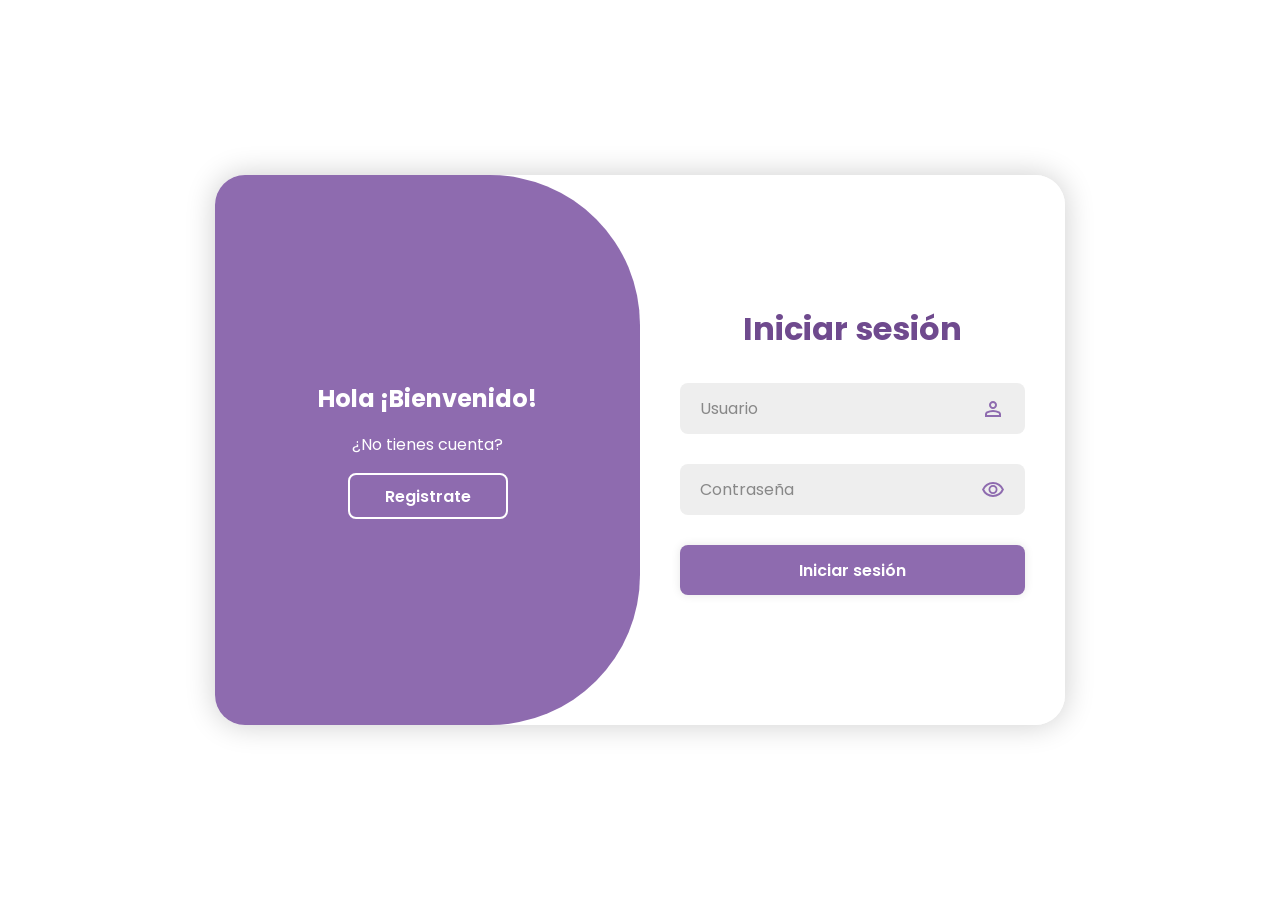
<file: index.html>
<!DOCTYPE html>
<html lang="en">
<head>
    <meta charset="UTF-8">
    <meta name="viewport" content="width=device-width, initial-scale=1.0">
    <title>Iniciar Sesión</title>
    <link rel="shortcut icon" href="img/logo.png" type="image/x-icon">
    <link rel="stylesheet" href="index.css">
</head>
<body>
    <div class="contenedor">
        <div class="div_form login">
            <form action="" class="form">
                <h1 class="titulo_form">Iniciar sesión</h1>
                <div class="dato">
                    <input type="text" name="usuario" class="usuario_inicio" placeholder="Usuario" required>
                    <svg xmlns="http://www.w3.org/2000/svg" height="24px" viewBox="0 -960 960 960" width="24px" fill="#000000"><path d="M367-527q-47-47-47-113t47-113q47-47 113-47t113 47q47 47 47 113t-47 113q-47 47-113 47t-113-47ZM160-160v-112q0-34 17.5-62.5T224-378q62-31 126-46.5T480-440q66 0 130 15.5T736-378q29 15 46.5 43.5T800-272v112H160Zm80-80h480v-32q0-11-5.5-20T700-306q-54-27-109-40.5T480-360q-56 0-111 13.5T260-306q-9 5-14.5 14t-5.5 20v32Zm296.5-343.5Q560-607 560-640t-23.5-56.5Q513-720 480-720t-56.5 23.5Q400-673 400-640t23.5 56.5Q447-560 480-560t56.5-23.5ZM480-640Zm0 400Z"/></svg>
                </div>
                <div class="dato">
                    <input type="password" name="pass" class="pass_inicio" placeholder="Contraseña" required>
                    <svg xmlns="http://www.w3.org/2000/svg" height="24px" viewBox="0 -960 960 960" width="24px" fill="#000000"><path d="M607.5-372.5Q660-425 660-500t-52.5-127.5Q555-680 480-680t-127.5 52.5Q300-575 300-500t52.5 127.5Q405-320 480-320t127.5-52.5Zm-204-51Q372-455 372-500t31.5-76.5Q435-608 480-608t76.5 31.5Q588-545 588-500t-31.5 76.5Q525-392 480-392t-76.5-31.5ZM214-281.5Q94-363 40-500q54-137 174-218.5T480-800q146 0 266 81.5T920-500q-54 137-174 218.5T480-200q-146 0-266-81.5ZM480-500Zm207.5 160.5Q782-399 832-500q-50-101-144.5-160.5T480-720q-113 0-207.5 59.5T128-500q50 101 144.5 160.5T480-280q113 0 207.5-59.5Z"/></svg>
                </div>
                <!-- <button type="submit" class="btn btn_inicio">Iniciar sesión</button> -->
                <button class="btn btn_inicio">Iniciar sesión</button>
            </form>
        </div>

        <div class="div_form registro">
            <form action="">
                <h1 class="titulo_form">Registrarse</h1>
                <div class="dato">
                    <input type="text" name="usuario" class="usuario_registro" placeholder="Usuario" required>
                    <svg xmlns="http://www.w3.org/2000/svg" height="24px" viewBox="0 -960 960 960" width="24px" fill="#000000"><path d="M367-527q-47-47-47-113t47-113q47-47 113-47t113 47q47 47 47 113t-47 113q-47 47-113 47t-113-47ZM160-160v-112q0-34 17.5-62.5T224-378q62-31 126-46.5T480-440q66 0 130 15.5T736-378q29 15 46.5 43.5T800-272v112H160Zm80-80h480v-32q0-11-5.5-20T700-306q-54-27-109-40.5T480-360q-56 0-111 13.5T260-306q-9 5-14.5 14t-5.5 20v32Zm296.5-343.5Q560-607 560-640t-23.5-56.5Q513-720 480-720t-56.5 23.5Q400-673 400-640t23.5 56.5Q447-560 480-560t56.5-23.5ZM480-640Zm0 400Z"/></svg>
                </div>
                <div class="dato">
                    <input type="password" name="pass" class="pass_registro" placeholder="Contraseña" required>
                    <svg xmlns="http://www.w3.org/2000/svg" height="24px" viewBox="0 -960 960 960" width="24px" fill="#000000"><path d="M607.5-372.5Q660-425 660-500t-52.5-127.5Q555-680 480-680t-127.5 52.5Q300-575 300-500t52.5 127.5Q405-320 480-320t127.5-52.5Zm-204-51Q372-455 372-500t31.5-76.5Q435-608 480-608t76.5 31.5Q588-545 588-500t-31.5 76.5Q525-392 480-392t-76.5-31.5ZM214-281.5Q94-363 40-500q54-137 174-218.5T480-800q146 0 266 81.5T920-500q-54 137-174 218.5T480-200q-146 0-266-81.5ZM480-500Zm207.5 160.5Q782-399 832-500q-50-101-144.5-160.5T480-720q-113 0-207.5 59.5T128-500q50 101 144.5 160.5T480-280q113 0 207.5-59.5Z"/></svg>
                </div>
                <div class="dato">
                    <div class="sexo">
                        <div class="info_sexo select_sexo">
                            <p>Selecciona un sexo:</p>
                            <svg class="svg_select" xmlns="http://www.w3.org/2000/svg" height="24px" viewBox="0 -960 960 960" width="24px" fill="#000000"><path d="M480-344 240-584l56-56 184 184 184-184 56 56-240 240Z"/></svg>
                        </div>
                        <div class="div_sexos">
                            <p>Selecciona un sexo:</p>
                            <p>Masculino</p>
                            <p>Femenino</p>
                        </div>
                    </div>
                </div>
                <div class="dato">
                    <div class="rol">
                        <div class="info_rol select_rol">
                            <p>Rol:</p>
                            <svg class="svg_select" xmlns="http://www.w3.org/2000/svg" height="24px" viewBox="0 -960 960 960" width="24px" fill="#000000"><path d="M480-344 240-584l56-56 184 184 184-184 56 56-240 240Z"/></svg>
                        </div>
                        <div class="div_roles">
                            <p>Selecciona un rol:</p>
                            <p>Doctor</p>
                            <p>Asistente</p>
                        </div>
                    </div>
                </div>
                <button class="btn btn_registrarse">Registrarse</button>
            </form>
        </div>

        <div class="caja_sesion">
            <div class="caja_panel caja_left">
                <h1>Hola ¡Bienvenido!</h1>
                <p>¿No tienes cuenta?</p>
                <button class="btn btn_registro">Registrate</button>
            </div>

            <div class="caja_panel caja_right">
                <h1>¡Bienvenido de nuevo!</h1>
                <p>¿Ya tienes una cuenta?</p>
                <button class="btn btn_login">Iniciar sesión</button>
            </div>
        </div>
    </div>

    <div class="alerta">
        <div class="div_alerta">
            <svg xmlns="http://www.w3.org/2000/svg" height="24px" viewBox="0 -960 960 960" width="24px" fill="#000000"><path d="M508.5-291.5Q520-303 520-320t-11.5-28.5Q497-360 480-360t-28.5 11.5Q440-337 440-320t11.5 28.5Q463-280 480-280t28.5-11.5ZM440-440h80v-240h-80v240Zm40 360q-83 0-156-31.5T197-197q-54-54-85.5-127T80-480q0-83 31.5-156T197-763q54-54 127-85.5T480-880q83 0 156 31.5T763-763q54 54 85.5 127T880-480q0 83-31.5 156T763-197q-54 54-127 85.5T480-80Zm0-80q134 0 227-93t93-227q0-134-93-227t-227-93q-134 0-227 93t-93 227q0 134 93 227t227 93Zm0-320Z"/></svg>
            <div class="info_alerta">
                <h3>Licencia incorrecta</h3>
                <ul class="mensaje_alerta"></ul>  <!-- Antes era <p> -->
            </div>
        </div>
    </div>

    <script src="index.js"></script>
</body>
</html>
</file>
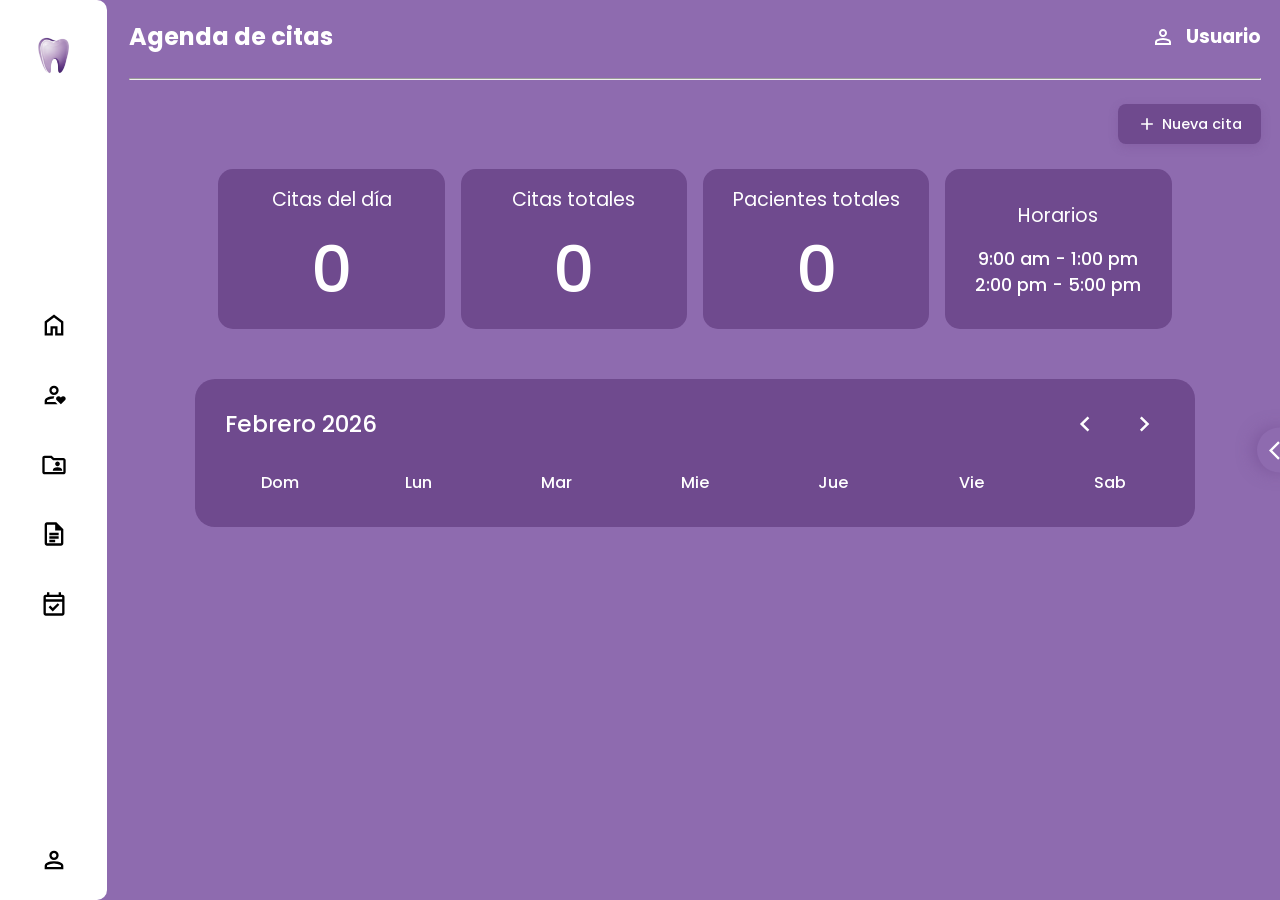
<file: citas.html>
<!DOCTYPE html>
<html lang="en">
<head>
    <meta charset="UTF-8">
    <meta name="viewport" content="width=device-width, initial-scale=1.0">
    <title>Clínica Dental - Citas</title>
    <link rel="shortcut icon" href="img/logo.png" type="image/x-icon">
    <link rel="stylesheet" href="citas.css">
</head>
<body>
    <header>
        <aside class="sidebar">
            <ul class="secciones">
                <li class="seccion no_focus elemento_logo">
                    <img class="logo" src="img/logo.png" alt="Logo">
                    <div class="seccion_info">
                        <p>Empresa</p>
                    </div>
                </li>
                <div class="grupo_menu">
                    <a href="inicio.html">
                        <li class="seccion">
                            <svg class="inicio" xmlns="http://www.w3.org/2000/svg" height="24px" viewBox="0 -960 960 960" width="24px" fill="#000000"><path d="M240-200h120v-240h240v240h120v-360L480-740 240-560v360Zm-80 80v-480l320-240 320 240v480H520v-240h-80v240H160Zm320-350Z"/></svg>
                            <div class="seccion_info">
                                <p>Inicio</p>
                            </div>
                        </li>
                    </a>
                    <a href="gest_pacientes.html">
                        <li class="seccion">
                            <svg class="gest_pacientes" xmlns="http://www.w3.org/2000/svg" height="24px" viewBox="0 -960 960 960" width="24px" fill="#000000"><path d="M480-240Zm-320 80v-112q0-34 17.5-62.5T224-378q62-31 126-46.5T480-440h14q-11 18-16.5 38.5T472-360q-54 1-107.5 14.5T260-306q-9 5-14.5 14t-5.5 20v32h283l80 80H160Zm207-367q-47-47-47-113t47-113q47-47 113-47t113 47q47 47 47 113t-47 113q-47 47-113 47t-113-47Zm169.5-56.5Q560-607 560-640t-23.5-56.5Q513-720 480-720t-56.5 23.5Q400-673 400-640t23.5 56.5Q447-560 480-560t56.5-23.5ZM480-640Zm236 480L576-300q-13-13-18.5-28t-5.5-30q0-32 23-57t59-25q28 0 44 13t38 35q20-20 36.5-34t45.5-14q37 0 59.5 25.5T880-357q0 15-6 30t-18 27L716-160Z"/></svg>
                            <div class="seccion_info">
                                <p>Gestión de pacientes</p>
                            </div>
                        </li>
                    </a>
                    <a href="exp_paciente.html">
                        <li class="seccion">
                            <svg class="exp_paciente" xmlns="http://www.w3.org/2000/svg" height="24px" viewBox="0 -960 960 960" width="24px" fill="#000000"><path d="M440-280h320v-22q0-45-44-71.5T600-400q-72 0-116 26.5T440-302v22Zm216.5-183.5Q680-487 680-520t-23.5-56.5Q633-600 600-600t-56.5 23.5Q520-553 520-520t23.5 56.5Q567-440 600-440t56.5-23.5ZM160-160q-33 0-56.5-23.5T80-240v-480q0-33 23.5-56.5T160-800h240l80 80h320q33 0 56.5 23.5T880-640v400q0 33-23.5 56.5T800-160H160Zm0-80h640v-400H447l-80-80H160v480Zm0 0v-480 480Z"/></svg>
                            <div class="seccion_info">
                                <p>Expediente de pacientes</p>
                            </div>
                        </li>
                    </a>
                    <a href="doc_clinicos.html">
                        <li class="seccion">
                            <svg class="doc_clinicos" xmlns="http://www.w3.org/2000/svg" height="24px" viewBox="0 -960 960 960" width="24px" fill="#000000"><path d="M320-440h320v-80H320v80Zm0 120h320v-80H320v80Zm0 120h200v-80H320v80ZM240-80q-33 0-56.5-23.5T160-160v-640q0-33 23.5-56.5T240-880h320l240 240v480q0 33-23.5 56.5T720-80H240Zm280-520v-200H240v640h480v-440H520ZM240-800v200-200 640-640Z"/></svg>
                            <div class="seccion_info">
                                <p>Documentos clínicos</p>
                            </div>
                        </li>
                    </a>
                    <a href="citas.html">
                        <li class="seccion">
                            <svg class="citas" xmlns="http://www.w3.org/2000/svg" height="24px" viewBox="0 -960 960 960" width="24px" fill="#000000"><path d="M438-226 296-368l58-58 84 84 168-168 58 58-226 226ZM200-80q-33 0-56.5-23.5T120-160v-560q0-33 23.5-56.5T200-800h40v-80h80v80h320v-80h80v80h40q33 0 56.5 23.5T840-720v560q0 33-23.5 56.5T760-80H200Zm0-80h560v-400H200v400Zm0-480h560v-80H200v80Zm0 0v-80 80Z"/></svg>
                            <div class="seccion_info">
                                <p>Citas</p>
                            </div>
                        </li>
                    </a>
                </div>
                <a href="index.html">
                    <li class="seccion avatar">
                        <svg class="gest_usuario" xmlns="http://www.w3.org/2000/svg" height="24px" viewBox="0 -960 960 960" width="24px" fill="#000000"><path d="M367-527q-47-47-47-113t47-113q47-47 113-47t113 47q47 47 47 113t-47 113q-47 47-113 47t-113-47ZM160-160v-112q0-34 17.5-62.5T224-378q62-31 126-46.5T480-440q66 0 130 15.5T736-378q29 15 46.5 43.5T800-272v112H160Zm80-80h480v-32q0-11-5.5-20T700-306q-54-27-109-40.5T480-360q-56 0-111 13.5T260-306q-9 5-14.5 14t-5.5 20v32Zm296.5-343.5Q560-607 560-640t-23.5-56.5Q513-720 480-720t-56.5 23.5Q400-673 400-640t23.5 56.5Q447-560 480-560t56.5-23.5ZM480-640Zm0 400Z"/></svg> 
                        <div class="seccion_info">
                            <h3 class="nombre_usuario"><span class="saludo_sexo"></span> <span class="usuario"></span></h3>
                            <p class="desc usuario_puesto"></p>
                        </div>
                    </li>
                </a>
            </ul>
        </aside>
    </header>

    <main class="contenido">
        <div class="contenido_header">
            <h2>Agenda de citas</h2>
            <div class="div_usuario">
                <svg class="gest_usuario" xmlns="http://www.w3.org/2000/svg" height="24px" viewBox="0 -960 960 960" width="24px" fill="#000000"><path d="M367-527q-47-47-47-113t47-113q47-47 113-47t113 47q47 47 47 113t-47 113q-47 47-113 47t-113-47ZM160-160v-112q0-34 17.5-62.5T224-378q62-31 126-46.5T480-440q66 0 130 15.5T736-378q29 15 46.5 43.5T800-272v112H160Zm80-80h480v-32q0-11-5.5-20T700-306q-54-27-109-40.5T480-360q-56 0-111 13.5T260-306q-9 5-14.5 14t-5.5 20v32Zm296.5-343.5Q560-607 560-640t-23.5-56.5Q513-720 480-720t-56.5 23.5Q400-673 400-640t23.5 56.5Q447-560 480-560t56.5-23.5ZM480-640Zm0 400Z"/></svg> 
                <h3><strong><span class="saludo_sexo"></span> <span class="usuario"></span></strong></h3>
            </div>
        </div>
        <hr>
        <div class="cita_header">
            <!-- <div class="busqueda_cita">
                <svg class="lupa" xmlns="http://www.w3.org/2000/svg" height="24px" viewBox="0 -960 960 960" width="24px" fill="#000000"><path d="M784-120 532-372q-30 24-69 38t-83 14q-109 0-184.5-75.5T120-580q0-109 75.5-184.5T380-840q109 0 184.5 75.5T640-580q0 44-14 83t-38 69l252 252-56 56ZM380-400q75 0 127.5-52.5T560-580q0-75-52.5-127.5T380-760q-75 0-127.5 52.5T200-580q0 75 52.5 127.5T380-400Z"/></svg>
                <input type="text" class="input_busqueda" placeholder="Buscar cita...">
            </div> -->
            <div class="interac_cita">
                <button class="btn_nueva_cita"><svg xmlns="http://www.w3.org/2000/svg" height="24px" viewBox="0 -960 960 960" width="24px" fill="#000000"><path d="M440-440H200v-80h240v-240h80v240h240v80H520v240h-80v-240Z"/></svg> 
                    Nueva cita</button>
            </div>
        </div>
        <br>
        <div class="panel">
            <div class="panel_item citas_dia">
                <p>Citas del día</p>
                <span>0</span>
            </div>
            <div class="panel_item citas_totales">
                <p>Citas totales</p>
                <span>0</span>
            </div>
            <div class="panel_item pacientes_totales">
                <p>Pacientes totales</p>
                <span>0</span>
            </div>
            <div class="panel_item horarios">
                <p>Horarios</p>
                <div class="div_horarios">
                    <span>9:00 am - 1:00 pm</span>
                    <span>2:00 pm - 5:00 pm</span>
                </div>
            </div>
        </div>

        <br><br>
        
        <div class="contenedor_calendario">
            <div class="div_calendario">
                <header>
                    <p class="mes">Febrero 2026</p>
                    <div class="iconos">
                        <svg id="left" class="icono left" xmlns="http://www.w3.org/2000/svg" height="24px" viewBox="0 -960 960 960" width="24px" fill="#000000"><path d="M560-240 320-480l240-240 56 56-184 184 184 184-56 56Z"/></svg>
                        <svg id="right" class="icono right" xmlns="http://www.w3.org/2000/svg" height="24px" viewBox="0 -960 960 960" width="24px" fill="#000000"><path d="M504-480 320-664l56-56 240 240-240 240-56-56 184-184Z"/></svg>
                    </div>
                </header>

                <div class="calendario">
                    <ul class="semanas">
                        <li>Dom</li>
                        <li>Lun</li>
                        <li>Mar</li>
                        <li>Mie</li>
                        <li>Jue</li>
                        <li>Vie</li>
                        <li>Sab</li>
                    </ul>
                    <ul class="dias"></ul>
                </div>
            </div>
        </div>
    </main>

    <div class="overlay_nueva_cita overlay">
        <div class="form">
            <div class="div_form">
                <svg class="cerrar cerrar_nueva_cita" xmlns="http://www.w3.org/2000/svg" height="24px" viewBox="0 -960 960 960" width="24px" fill="#000000"><path d="m256-200-56-56 224-224-224-224 56-56 224 224 224-224 56 56-224 224 224 224-56 56-224-224-224 224Z"/></svg>
                <h3>Agendar una cita al paciente:</h3>
                <div class="div_datos">
                    <div class="juntos nom_edad">
                        <div class="dato">
                            <p>Nombre completo:</p>
                            <div class="servicio select_paciente">
                                <div class="info_servicio info_paciente_select">
                                    <p>Selecciona un Paciente</p>
                                    <svg class="svg_select" xmlns="http://www.w3.org/2000/svg" height="24px" viewBox="0 -960 960 960" width="24px" fill="#000000"><path d="M480-344 240-584l56-56 184 184 184-184 56 56-240 240Z"/></svg>
                                </div>
                                <div class="div_servicios div_pacientes">
                                    <p>Selecciona un Paciente</p>
                                </div>
                            </div>
                        </div>
                        <!-- <div class="dato">
                            <p>Edad:</p>
                            <input type="number" name="edadCita" id="" placeholder="Ingrese la edad..." required min="0">
                        </div> -->
                        <div class="dato">
                            <p>Servicio:</p>
                            <div class="servicio">
                                <div class="info_servicio">
                                    <p>Selecciona un Servicio</p>
                                    <svg class="svg_select" xmlns="http://www.w3.org/2000/svg" height="24px" viewBox="0 -960 960 960" width="24px" fill="#000000"><path d="M480-344 240-584l56-56 184 184 184-184 56 56-240 240Z"/></svg>
                                </div>
                                <div class="div_servicios">
                                    <p>Selecciona un Servicio</p>
                                    <p class="serv_seccion" disabled>— Consultas y Visitas Generales —</p>
                                    <p>Primera visita Odontologica</p>
                                    <p>Consulta Odontopediatría</p>
                                    <p>Consulta de valoración para implantes dentales</p>
                                    <p class="serv_seccion" disabled>— Cirugía Oral y Maxilofacial —</p>
                                    <p>Extracción de piezas dentarias</p>
                                    <p>Extracción de muelas de juicio</p>
                                    <p>Exodoncia</p>
                                    <p>Cirugía de quistes dentarios</p>
                                    <p>Cirugía de prognatismo maxilar inferior</p>
                                    <p>Cirugía del tercer molar</p>
                                    <p>Apicectomía</p>
                                    <p>Alargamiento de corona</p>
                                    <p class="serv_seccion" disabled>— Endodoncia y Restauración —</p>
                                    <p>Endopostes de fibras de vidrio</p>
                                    <p class="serv_seccion" disabled>— Prótesis y Restauraciones Estéticas —</p>
                                    <p>Coronas estéticas</p>
                                    <p>Coronas infantiles</p>
                                    <p>Carillas de porcelana</p>
                                    <p>Aplicación de incrustación estética</p>
                                    <p class="serv_seccion" disabled>— Ortodoncia —</p>
                                    <p>Brackets para niños</p>
                                    <p>Brackets de zafiro</p>
                                    <p>Brackets de cerámica</p>
                                    <p class="serv_seccion" disabled>— Estética Dental —</p>
                                    <p>Blanqueamiento dental</p>
                                </div>
                            </div>
                        </div>
                    </div>
                    <div class="juntos">
                        <div class="dato">
                            <p>Fecha:</p>
                            <input type="date" name="fechaCita" id="" required>
                        </div>
                        <div class="dato">
                            <p>Hora:</p>
                            <input type="time" name="horaCita" id="" required>
                        </div>
                    </div>
                    <div class="dato">
                        <p>Motivo de consulta:</p>
                        <input type="text" name="motivoCita" placeholder="Ingrese el motivo de consulta del paciente...">
                    </div>
                    <div class="dato">
                        <p>Notas sobre la consulta:</p>
                        <textarea name="notaCita" id="" placeholder="Ingrese las notas necesarias acerca de la consulta del paciente..." required></textarea>
                    </div>
                    <div class="agregar_cita"><button type="submit" class="btn_agregar_cita">Agregar cita</button></div>
                </div>
            </div>
        </div>
    </div>

    <div class="overlay_info_citas overlay">
        <div class="div_info_citas">
            <svg class="cerrar cerrar_info_citas" xmlns="http://www.w3.org/2000/svg" height="24px" viewBox="0 -960 960 960" width="24px" fill="#000000"><path d="m256-200-56-56 224-224-224-224 56-56 224 224 224-224 56 56-224 224 224 224-56 56-224-224-224 224Z"/></svg>
            <h3>Información de las citas</h3>
            <div class="info_citas">

                <div class="info_cita">

                    <!-- <div class="info_paciente">
                        <div class="nombre_hora">
                            <p>Persona</p>
                            <p>Hora</p>
                        </div>
                        <div class="interac_info">
                            <svg class="svg_borrar" xmlns="http://www.w3.org/2000/svg" height="24px" viewBox="0 -960 960 960" width="24px" fill="#000000"><path d="M280-120q-33 0-56.5-23.5T200-200v-520h-40v-80h200v-40h240v40h200v80h-40v520q0 33-23.5 56.5T680-120H280Zm400-600H280v520h400v-520ZM360-280h80v-360h-80v360Zm160 0h80v-360h-80v360ZM280-720v520-520Z"/></svg>
                            <svg class="svg_select" xmlns="http://www.w3.org/2000/svg" height="24px" viewBox="0 -960 960 960" width="24px" fill="#000000"><path d="M480-344 240-584l56-56 184 184 184-184 56 56-240 240Z"/></svg>
                        </div>
                    </div>
                    <div class="motivo_cita">
                        <span>MOTIVO DE CONSULTA</span>
                        <p>Lorem, ipsum dolor sit amet consectetur adipisicing elit. Harum labore amet porro sunt in quidem quasi eligendi, repellendus maxime unde illo fugiat magni eaque nemo nisi? Nemo eos molestiae dicta.</p>
                    </div> -->

                </div>

            </div>
        </div>
    </div>

    <div class="div_textarea">
        <textarea name="" id="" placeholder="Use este apartado para escribir sus notas."></textarea>
        <div class="div_abrir_area">
            <svg class="abrir_area" xmlns="http://www.w3.org/2000/svg" height="24px" viewBox="0 -960 960 960" width="24px" fill="#000000"><path d="M400-80 0-480l400-400 71 71-329 329 329 329-71 71Z"/></svg>
        </div>
        <div class="div_borrar_area">
            <svg class="borrar_area" xmlns="http://www.w3.org/2000/svg" height="24px" viewBox="0 -960 960 960" width="24px" fill="#000000"><path d="M280-120q-33 0-56.5-23.5T200-200v-520h-40v-80h200v-40h240v40h200v80h-40v520q0 33-23.5 56.5T680-120H280Zm400-600H280v520h400v-520ZM360-280h80v-360h-80v360Zm160 0h80v-360h-80v360ZM280-720v520-520Z"/></svg>
        </div>
    </div>

    <div class="alerta">
        <div class="div_alerta">
            <svg xmlns="http://www.w3.org/2000/svg" height="24px" viewBox="0 -960 960 960" width="24px" fill="#000000"><path d="M508.5-291.5Q520-303 520-320t-11.5-28.5Q497-360 480-360t-28.5 11.5Q440-337 440-320t11.5 28.5Q463-280 480-280t28.5-11.5ZM440-440h80v-240h-80v240Zm40 360q-83 0-156-31.5T197-197q-54-54-85.5-127T80-480q0-83 31.5-156T197-763q54-54 127-85.5T480-880q83 0 156 31.5T763-763q54 54 85.5 127T880-480q0 83-31.5 156T763-197q-54 54-127 85.5T480-80Zm0-80q134 0 227-93t93-227q0-134-93-227t-227-93q-134 0-227 93t-93 227q0 134 93 227t227 93Zm0-320Z"/></svg>
            <div class="info_alerta">
                <h3>Campos incompletos</h3>
                <p>Es necesario llenar todos los campos</p>
            </div>
        </div>
    </div>

    <script src="citas.js"></script>
    <script src="sidebar.js"></script>
</body>
</html>
</file>
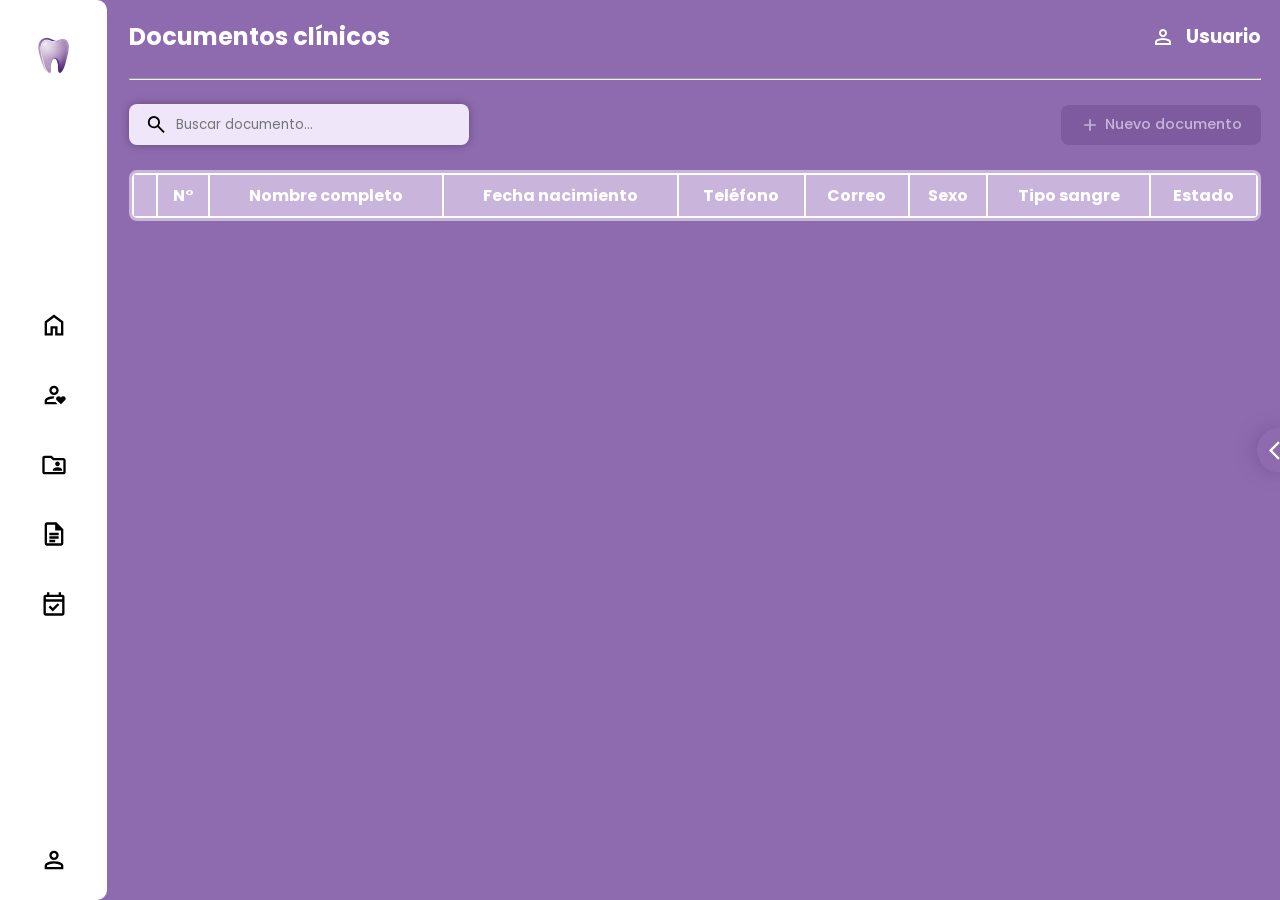
<file: doc_clinicos.html>
<!DOCTYPE html>
<html lang="en">
<head>
    <meta charset="UTF-8">
    <meta name="viewport" content="width=device-width, initial-scale=1.0">
    <title>Clínica Dental - Documentos clínicos</title>
    <link rel="shortcut icon" href="img/logo.png" type="image/x-icon">
    <link rel="stylesheet" href="doc_clinicos.css">
</head>
<body>
    <header>
        <aside class="sidebar">
            <ul class="secciones">
                <li class="seccion no_focus elemento_logo">
                    <img class="logo" src="img/logo.png" alt="Logo">
                    <div class="seccion_info">
                        <p>Empresa</p>
                    </div>
                </li>
                <div class="grupo_menu">
                    <a href="inicio.html">
                        <li class="seccion">
                            <svg class="inicio" xmlns="http://www.w3.org/2000/svg" height="24px" viewBox="0 -960 960 960" width="24px" fill="#000000"><path d="M240-200h120v-240h240v240h120v-360L480-740 240-560v360Zm-80 80v-480l320-240 320 240v480H520v-240h-80v240H160Zm320-350Z"/></svg>
                            <div class="seccion_info">
                                <p>Inicio</p>
                            </div>
                        </li>
                    </a>
                    <a href="gest_pacientes.html">
                        <li class="seccion">
                            <svg class="gest_pacientes" xmlns="http://www.w3.org/2000/svg" height="24px" viewBox="0 -960 960 960" width="24px" fill="#000000"><path d="M480-240Zm-320 80v-112q0-34 17.5-62.5T224-378q62-31 126-46.5T480-440h14q-11 18-16.5 38.5T472-360q-54 1-107.5 14.5T260-306q-9 5-14.5 14t-5.5 20v32h283l80 80H160Zm207-367q-47-47-47-113t47-113q47-47 113-47t113 47q47 47 47 113t-47 113q-47 47-113 47t-113-47Zm169.5-56.5Q560-607 560-640t-23.5-56.5Q513-720 480-720t-56.5 23.5Q400-673 400-640t23.5 56.5Q447-560 480-560t56.5-23.5ZM480-640Zm236 480L576-300q-13-13-18.5-28t-5.5-30q0-32 23-57t59-25q28 0 44 13t38 35q20-20 36.5-34t45.5-14q37 0 59.5 25.5T880-357q0 15-6 30t-18 27L716-160Z"/></svg>
                            <div class="seccion_info">
                                <p>Gestión de pacientes</p>
                            </div>
                        </li>
                    </a>
                    <a href="exp_paciente.html">
                        <li class="seccion">
                            <svg class="exp_paciente" xmlns="http://www.w3.org/2000/svg" height="24px" viewBox="0 -960 960 960" width="24px" fill="#000000"><path d="M440-280h320v-22q0-45-44-71.5T600-400q-72 0-116 26.5T440-302v22Zm216.5-183.5Q680-487 680-520t-23.5-56.5Q633-600 600-600t-56.5 23.5Q520-553 520-520t23.5 56.5Q567-440 600-440t56.5-23.5ZM160-160q-33 0-56.5-23.5T80-240v-480q0-33 23.5-56.5T160-800h240l80 80h320q33 0 56.5 23.5T880-640v400q0 33-23.5 56.5T800-160H160Zm0-80h640v-400H447l-80-80H160v480Zm0 0v-480 480Z"/></svg>
                            <div class="seccion_info">
                                <p>Expediente de pacientes</p>
                            </div>
                        </li>
                    </a>
                    <a href="doc_clinicos.html">
                        <li class="seccion">
                            <svg class="doc_clinicos" xmlns="http://www.w3.org/2000/svg" height="24px" viewBox="0 -960 960 960" width="24px" fill="#000000"><path d="M320-440h320v-80H320v80Zm0 120h320v-80H320v80Zm0 120h200v-80H320v80ZM240-80q-33 0-56.5-23.5T160-160v-640q0-33 23.5-56.5T240-880h320l240 240v480q0 33-23.5 56.5T720-80H240Zm280-520v-200H240v640h480v-440H520ZM240-800v200-200 640-640Z"/></svg>
                            <div class="seccion_info">
                                <p>Documentos clínicos</p>
                            </div>
                        </li>
                    </a>
                    <a href="citas.html">
                        <li class="seccion">
                            <svg class="citas" xmlns="http://www.w3.org/2000/svg" height="24px" viewBox="0 -960 960 960" width="24px" fill="#000000"><path d="M438-226 296-368l58-58 84 84 168-168 58 58-226 226ZM200-80q-33 0-56.5-23.5T120-160v-560q0-33 23.5-56.5T200-800h40v-80h80v80h320v-80h80v80h40q33 0 56.5 23.5T840-720v560q0 33-23.5 56.5T760-80H200Zm0-80h560v-400H200v400Zm0-480h560v-80H200v80Zm0 0v-80 80Z"/></svg>
                            <div class="seccion_info">
                                <p>Citas</p>
                            </div>
                        </li>
                    </a>
                </div>
                <a href="index.html">
                    <li class="seccion avatar">
                        <svg class="gest_usuario" xmlns="http://www.w3.org/2000/svg" height="24px" viewBox="0 -960 960 960" width="24px" fill="#000000"><path d="M367-527q-47-47-47-113t47-113q47-47 113-47t113 47q47 47 47 113t-47 113q-47 47-113 47t-113-47ZM160-160v-112q0-34 17.5-62.5T224-378q62-31 126-46.5T480-440q66 0 130 15.5T736-378q29 15 46.5 43.5T800-272v112H160Zm80-80h480v-32q0-11-5.5-20T700-306q-54-27-109-40.5T480-360q-56 0-111 13.5T260-306q-9 5-14.5 14t-5.5 20v32Zm296.5-343.5Q560-607 560-640t-23.5-56.5Q513-720 480-720t-56.5 23.5Q400-673 400-640t23.5 56.5Q447-560 480-560t56.5-23.5ZM480-640Zm0 400Z"/></svg> 
                        <div class="seccion_info">
                            <h3 class="nombre_usuario"><span class="saludo_sexo"></span> <span class="usuario"></span></h3>
                            <p class="desc usuario_puesto"></p>
                        </div>
                    </li>
                </a>
            </ul>
        </aside>
    </header>

    <main class="contenido">
        <div class="contenido_header">
            <h2>Documentos clínicos</h2>
            <div class="div_usuario">
                <svg class="gest_usuario" xmlns="http://www.w3.org/2000/svg" height="24px" viewBox="0 -960 960 960" width="24px" fill="#000000"><path d="M367-527q-47-47-47-113t47-113q47-47 113-47t113 47q47 47 47 113t-47 113q-47 47-113 47t-113-47ZM160-160v-112q0-34 17.5-62.5T224-378q62-31 126-46.5T480-440q66 0 130 15.5T736-378q29 15 46.5 43.5T800-272v112H160Zm80-80h480v-32q0-11-5.5-20T700-306q-54-27-109-40.5T480-360q-56 0-111 13.5T260-306q-9 5-14.5 14t-5.5 20v32Zm296.5-343.5Q560-607 560-640t-23.5-56.5Q513-720 480-720t-56.5 23.5Q400-673 400-640t23.5 56.5Q447-560 480-560t56.5-23.5ZM480-640Zm0 400Z"/></svg> 
                <h3><strong><span class="saludo_sexo"></span> <span class="usuario"></span></strong></h3>
            </div>
        </div>
        <hr>
        <div class="doc_clinico_header">
            <div class="busqueda_doc_clinico">
                <svg class="lupa" xmlns="http://www.w3.org/2000/svg" height="24px" viewBox="0 -960 960 960" width="24px" fill="#000000"><path d="M784-120 532-372q-30 24-69 38t-83 14q-109 0-184.5-75.5T120-580q0-109 75.5-184.5T380-840q109 0 184.5 75.5T640-580q0 44-14 83t-38 69l252 252-56 56ZM380-400q75 0 127.5-52.5T560-580q0-75-52.5-127.5T380-760q-75 0-127.5 52.5T200-580q0 75 52.5 127.5T380-400Z"/></svg>
                <input type="text" class="input_busqueda" placeholder="Buscar documento...">
            </div>
            <div class="interac_doc_clinico">
                <button class="btn_nuevo_doc"><svg xmlns="http://www.w3.org/2000/svg" height="24px" viewBox="0 -960 960 960" width="24px" fill="#000000"><path d="M440-440H200v-80h240v-240h80v240h240v80H520v240h-80v-240Z"/></svg> 
                    Nuevo documento</button>
            </div>
        </div>
        <br>
        <div class="tabla_pacientes">
            <table class="tabla">
                <thead class="tabla_header">
                    <tr class="tabla_cols">
                        <th></th>
                        <th>N°</th>
                        <th>Nombre completo</th>
                        <th>Fecha nacimiento</th>
                        <th>Teléfono</th>
                        <th>Correo</th>
                        <th>Sexo</th>
                        <th>Tipo sangre</th>
                        <th>Estado</th>
                    </tr>
                </thead>
                <tbody class="tabla_cuerpo"></tbody>
            </table>
        </div>
        <br>
        <div class="div_docs">
            <!-- Documentos de cada persona individualmente -->
            <span class="sin_docs">El paciente aún no cuenta con documentos clínicos.</span>
        </div>
        <br>
    </main>
    
    <div class="overlay">
        <div class="documento">
            <div class="doc_agrandar">
                <div class="doc_titulo">
                    <div class="info_doc">
                        <svg xmlns="http://www.w3.org/2000/svg" height="20px" viewBox="0 -960 960 960" width="20px" fill="#ffffff"><path d="M320-440h320v-80H320v80Zm0 120h320v-80H320v80Zm0 120h200v-80H320v80ZM240-80q-33 0-56.5-23.5T160-160v-640q0-33 23.5-56.5T240-880h320l240 240v480q0 33-23.5 56.5T720-80H240Z"/></svg>
                        <span class="titulo_archivo">Titulo documento.pdf</span>
                    </div>
                    <div class="btn_fullscreen" id="btn_fullscreen" title="Pantalla completa">
                        <a download title="Descargar"><svg xmlns="http://www.w3.org/2000/svg" height="20px" viewBox="0 -960 960 960" width="20px" fill="#ffffff"><path d="M480-320 280-520l56-58 104 104v-326h80v326l104-104 56 58-200 200ZM240-160q-33 0-56.5-23.5T160-240v-120h80v120h480v-120h80v120q0 33-23.5 56.5T720-160H240Z"/></svg></a>
                        <svg class="agrandar_doc" xmlns="http://www.w3.org/2000/svg" height="20px" viewBox="0 -960 960 960" width="20px" fill="#000000"><path d="M120-120v-200h80v120h120v80H120Zm520 0v-80h120v-120h80v200H640ZM120-640v-200h200v80H200v120h-80Zm640 0v-120H640v-80h200v200h-80Z"/></svg>
                        <svg class="eliminar_doc" xmlns="http://www.w3.org/2000/svg" height="24px" viewBox="0 -960 960 960" width="24px" fill="#000000"><path d="M280-120q-33 0-56.5-23.5T200-200v-520h-40v-80h200v-40h240v40h200v80h-40v520q0 33-23.5 56.5T680-120H280Zm400-600H280v520h400v-520ZM360-280h80v-360h-80v360Zm160 0h80v-360h-80v360ZM280-720v520-520Z"/></svg>
                        <svg class="cerrar_doc" xmlns="http://www.w3.org/2000/svg" height="20px" viewBox="0 -960 960 960" width="20px" fill="#000000"><path d="m256-200-56-56 224-224-224-224 56-56 224 224 224-224 56 56-224 224 224 224-56 56-224-224-224 224Z"/></svg>
                    </div>
                </div>
                <embed class="archivo" type="application/pdf">
            </div>
        </div>
    </div>

    <div class="overlay_nuevo_doc overlay">
        <div class="form">
            <div class="div_form">
                <svg class="cerrar cerrar_nuevo_doc" xmlns="http://www.w3.org/2000/svg" height="24px" viewBox="0 -960 960 960" width="24px" fill="#000000"><path d="m256-200-56-56 224-224-224-224 56-56 224 224 224-224 56 56-224 224 224 224-56 56-224-224-224 224Z"/></svg>
                <h3>Ingrese un nuevo documento clínico:</h3>
                <div class="div_datos">
                    <div class="juntos n_nom_edad">
                        <div class="dato">
                            <p>N°:</p>
                            <input type="number" name="nCita" id="" placeholder="Ingrese el N°..." required min="0" readonly>
                        </div>
                        <div class="dato">
                            <p>Nombre completo:</p>
                            <input type="text" name="nombreCita" id="" placeholder="Ingrese el nombre completo..." readonly>
                        </div>
                    </div>
                    <div class="juntos">
                        <div class="dato">
                            <p>📁 Cargue el documento:</p>
                            <input class="subirArchivo" type="file" name="archivo" id="" accept="application/pdf">
                        </div>
                    </div>
                    <div class="agregar_doc"><button type="submit" class="btn_agregar_doc">Agregar documento</button></div>
                </div>
            </div>
        </div>
    </div>

    <div class="div_textarea">
        <textarea name="" id="" placeholder="Use este apartado para escribir sus notas."></textarea>
        <div class="div_abrir_area">
            <svg class="abrir_area" xmlns="http://www.w3.org/2000/svg" height="24px" viewBox="0 -960 960 960" width="24px" fill="#000000"><path d="M400-80 0-480l400-400 71 71-329 329 329 329-71 71Z"/></svg>
        </div>
        <div class="div_borrar_area">
            <svg class="borrar_area" xmlns="http://www.w3.org/2000/svg" height="24px" viewBox="0 -960 960 960" width="24px" fill="#000000"><path d="M280-120q-33 0-56.5-23.5T200-200v-520h-40v-80h200v-40h240v40h200v80h-40v520q0 33-23.5 56.5T680-120H280Zm400-600H280v520h400v-520ZM360-280h80v-360h-80v360Zm160 0h80v-360h-80v360ZM280-720v520-520Z"/></svg>
        </div>
    </div>

    <script src="doc_clinicos.js"></script>
    <script src="sidebar.js"></script>
</body>
</html>
</file>
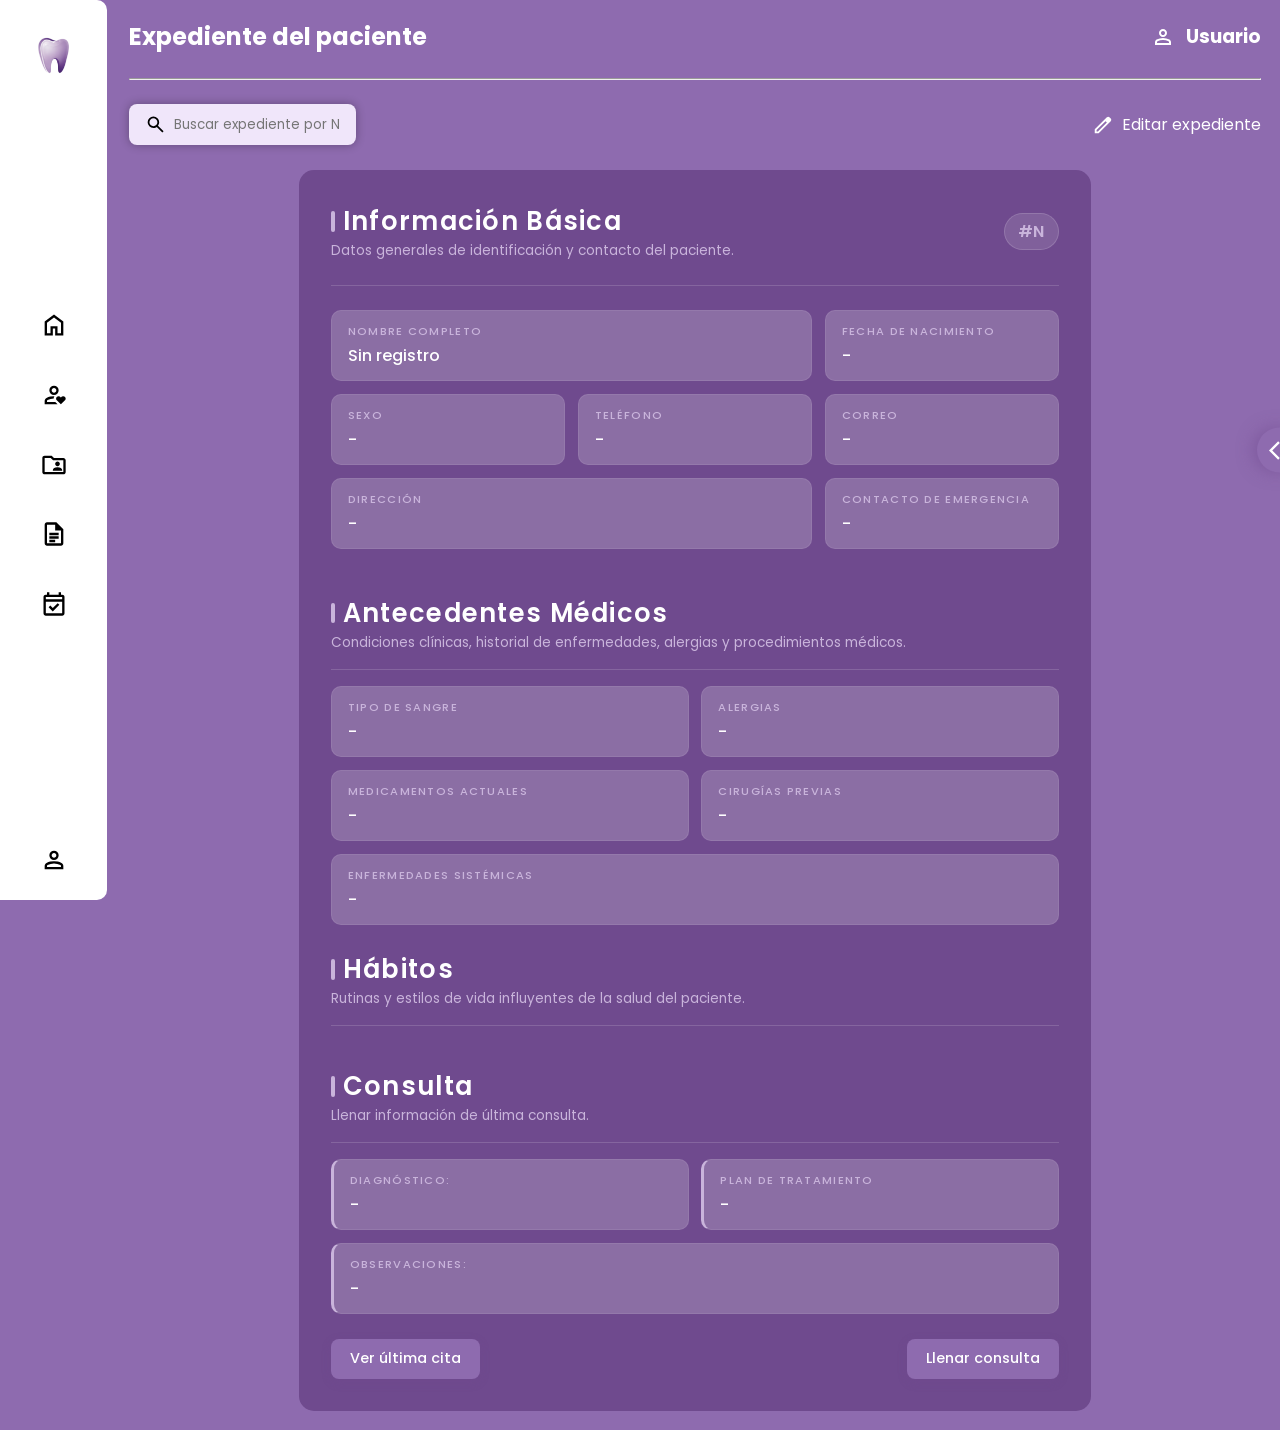
<file: exp_paciente.html>
<!DOCTYPE html>
<html lang="en">
<head>
    <meta charset="UTF-8">
    <meta name="viewport" content="width=device-width, initial-scale=1.0">
    <title>Clínica Dental - Expediente del paciente</title>
    <link rel="shortcut icon" href="img/logo.png" type="image/x-icon">
    <link rel="stylesheet" href="exp_paciente.css">
</head>
<body>
    <header>
        <aside class="sidebar">
            <ul class="secciones">
                <li class="seccion no_focus elemento_logo">
                    <img class="logo" src="img/logo.png" alt="Logo">
                    <div class="seccion_info">
                        <p>Empresa</p>
                    </div>
                </li>
                <div class="grupo_menu">
                    <a href="inicio.html">
                        <li class="seccion">
                            <svg class="inicio" xmlns="http://www.w3.org/2000/svg" height="24px" viewBox="0 -960 960 960" width="24px" fill="#000000"><path d="M240-200h120v-240h240v240h120v-360L480-740 240-560v360Zm-80 80v-480l320-240 320 240v480H520v-240h-80v240H160Zm320-350Z"/></svg>
                            <div class="seccion_info">
                                <p>Inicio</p>
                            </div>
                        </li>
                    </a>
                    <a href="gest_pacientes.html">
                        <li class="seccion">
                            <svg class="gest_pacientes" xmlns="http://www.w3.org/2000/svg" height="24px" viewBox="0 -960 960 960" width="24px" fill="#000000"><path d="M480-240Zm-320 80v-112q0-34 17.5-62.5T224-378q62-31 126-46.5T480-440h14q-11 18-16.5 38.5T472-360q-54 1-107.5 14.5T260-306q-9 5-14.5 14t-5.5 20v32h283l80 80H160Zm207-367q-47-47-47-113t47-113q47-47 113-47t113 47q47 47 47 113t-47 113q-47 47-113 47t-113-47Zm169.5-56.5Q560-607 560-640t-23.5-56.5Q513-720 480-720t-56.5 23.5Q400-673 400-640t23.5 56.5Q447-560 480-560t56.5-23.5ZM480-640Zm236 480L576-300q-13-13-18.5-28t-5.5-30q0-32 23-57t59-25q28 0 44 13t38 35q20-20 36.5-34t45.5-14q37 0 59.5 25.5T880-357q0 15-6 30t-18 27L716-160Z"/></svg>
                            <div class="seccion_info">
                                <p>Gestión de pacientes</p>
                            </div>
                        </li>
                    </a>
                    <a href="exp_paciente.html">
                        <li class="seccion">
                            <svg class="exp_paciente" xmlns="http://www.w3.org/2000/svg" height="24px" viewBox="0 -960 960 960" width="24px" fill="#000000"><path d="M440-280h320v-22q0-45-44-71.5T600-400q-72 0-116 26.5T440-302v22Zm216.5-183.5Q680-487 680-520t-23.5-56.5Q633-600 600-600t-56.5 23.5Q520-553 520-520t23.5 56.5Q567-440 600-440t56.5-23.5ZM160-160q-33 0-56.5-23.5T80-240v-480q0-33 23.5-56.5T160-800h240l80 80h320q33 0 56.5 23.5T880-640v400q0 33-23.5 56.5T800-160H160Zm0-80h640v-400H447l-80-80H160v480Zm0 0v-480 480Z"/></svg>
                            <div class="seccion_info">
                                <p>Expediente de pacientes</p>
                            </div>
                        </li>
                    </a>
                    <a href="doc_clinicos.html">
                        <li class="seccion">
                            <svg class="doc_clinicos" xmlns="http://www.w3.org/2000/svg" height="24px" viewBox="0 -960 960 960" width="24px" fill="#000000"><path d="M320-440h320v-80H320v80Zm0 120h320v-80H320v80Zm0 120h200v-80H320v80ZM240-80q-33 0-56.5-23.5T160-160v-640q0-33 23.5-56.5T240-880h320l240 240v480q0 33-23.5 56.5T720-80H240Zm280-520v-200H240v640h480v-440H520ZM240-800v200-200 640-640Z"/></svg>
                            <div class="seccion_info">
                                <p>Documentos clínicos</p>
                            </div>
                        </li>
                    </a>
                    <a href="citas.html">
                        <li class="seccion">
                            <svg class="citas" xmlns="http://www.w3.org/2000/svg" height="24px" viewBox="0 -960 960 960" width="24px" fill="#000000"><path d="M438-226 296-368l58-58 84 84 168-168 58 58-226 226ZM200-80q-33 0-56.5-23.5T120-160v-560q0-33 23.5-56.5T200-800h40v-80h80v80h320v-80h80v80h40q33 0 56.5 23.5T840-720v560q0 33-23.5 56.5T760-80H200Zm0-80h560v-400H200v400Zm0-480h560v-80H200v80Zm0 0v-80 80Z"/></svg>
                            <div class="seccion_info">
                                <p>Citas</p>
                            </div>
                        </li>
                    </a>
                </div>
                <a href="index.html">
                    <li class="seccion avatar">
                        <svg class="gest_usuario" xmlns="http://www.w3.org/2000/svg" height="24px" viewBox="0 -960 960 960" width="24px" fill="#000000"><path d="M367-527q-47-47-47-113t47-113q47-47 113-47t113 47q47 47 47 113t-47 113q-47 47-113 47t-113-47ZM160-160v-112q0-34 17.5-62.5T224-378q62-31 126-46.5T480-440q66 0 130 15.5T736-378q29 15 46.5 43.5T800-272v112H160Zm80-80h480v-32q0-11-5.5-20T700-306q-54-27-109-40.5T480-360q-56 0-111 13.5T260-306q-9 5-14.5 14t-5.5 20v32Zm296.5-343.5Q560-607 560-640t-23.5-56.5Q513-720 480-720t-56.5 23.5Q400-673 400-640t23.5 56.5Q447-560 480-560t56.5-23.5ZM480-640Zm0 400Z"/></svg> 
                        <div class="seccion_info">
                            <h3 class="nombre_usuario"><span class="saludo_sexo"></span> <span class="usuario"></span></h3>
                            <p class="desc usuario_puesto"></p>
                        </div>
                    </li>
                </a>
            </ul>
        </aside>
    </header>
    
    <main class="contenido">
        <div class="contenido_header">
            <h2>Expediente del paciente</h2>
            <div class="div_usuario">
                <svg class="gest_usuario" xmlns="http://www.w3.org/2000/svg" height="24px" viewBox="0 -960 960 960" width="24px" fill="#000000"><path d="M367-527q-47-47-47-113t47-113q47-47 113-47t113 47q47 47 47 113t-47 113q-47 47-113 47t-113-47ZM160-160v-112q0-34 17.5-62.5T224-378q62-31 126-46.5T480-440q66 0 130 15.5T736-378q29 15 46.5 43.5T800-272v112H160Zm80-80h480v-32q0-11-5.5-20T700-306q-54-27-109-40.5T480-360q-56 0-111 13.5T260-306q-9 5-14.5 14t-5.5 20v32Zm296.5-343.5Q560-607 560-640t-23.5-56.5Q513-720 480-720t-56.5 23.5Q400-673 400-640t23.5 56.5Q447-560 480-560t56.5-23.5ZM480-640Zm0 400Z"/></svg> 
                <h3><strong><span class="saludo_sexo"></span> <span class="usuario"></span></strong></h3>
            </div>
        </div>
        <hr>
        <div class="pacientes_header">
            <div class="busqueda_doc_clinico">
                <svg class="lupa" xmlns="http://www.w3.org/2000/svg" height="24px" viewBox="0 -960 960 960" width="24px" fill="#000000"><path d="M784-120 532-372q-30 24-69 38t-83 14q-109 0-184.5-75.5T120-580q0-109 75.5-184.5T380-840q109 0 184.5 75.5T640-580q0 44-14 83t-38 69l252 252-56 56ZM380-400q75 0 127.5-52.5T560-580q0-75-52.5-127.5T380-760q-75 0-127.5 52.5T200-580q0 75 52.5 127.5T380-400Z"/></svg>
                <input type="text" class="input_busqueda" placeholder="Buscar expediente por N°...">
            </div>
            <div class="interac_tabla">
                <div class="editar_exp">
                    <svg xmlns="http://www.w3.org/2000/svg" height="24px" viewBox="0 -960 960 960" width="24px" fill="#ffffff"><path d="M200-200h57l391-391-57-57-391 391v57Zm-80 80v-170l528-527q12-11 26.5-17t30.5-6q16 0 31 6t26 18l55 56q12 11 17.5 26t5.5 30q0 16-5.5 30.5T817-647L290-120H120Zm640-584-56-56 56 56Zm-141 85-28-29 57 57-29-28Z"/></svg>
                    <p>Editar expediente</p>
                </div>
            </div>
        </div>
        <br>
        <div class="expediente">
            <div class="div_expediente">
                <div class="info_basica">
                    <div class="titulo_info_basica">
                        <div class="div_seccion">
                            <h3>Información Básica</h3>
                            <p>Datos generales de identificación y contacto del paciente.</p>
                        </div>
                        <span class="ID">-</span>
                    </div>
                    <div class="info_info_basica">
                        <div class="info_campo ancho2">
                            <span class="label">Nombre completo</span>
                            <span class="valor nombre">-</span>
                        </div>
                        <div class="info_campo">
                            <span class="label">Fecha de nacimiento</span>
                            <span class="valor fechaNac">-</span>
                        </div>
                        <div class="info_campo">
                            <span class="label">Sexo</span>
                            <span class="valor sexo">-</span>
                        </div>
                        <div class="info_campo">
                            <span class="label">Teléfono</span>
                            <span class="valor tel">-</span>
                        </div>
                        <div class="info_campo">
                            <span class="label">Correo</span>
                            <span class="valor correo">-</span>
                        </div>
                        <div class="info_campo">
                            <span class="label">Dirección</span>
                            <span class="valor dir">-</span>
                        </div>
                        <div class="info_campo">
                            <span class="label">Contacto de emergencia</span>
                            <span class="valor contacto">-</span>
                        </div>
                    </div>
                </div>

                <!-- <hr class="division"> -->
                <br>
                
                <div class="antec_med">
                    <div class="titulo_antec_med div_seccion">
                        <h3>Antecedentes Médicos</h3>
                        <p>Condiciones clínicas, historial de enfermedades, alergias y procedimientos médicos.</p>
                    </div>
                    <div class="div_antec_med">
                        <div class="antec_campo">
                            <span class="label">Tipo de sangre</span>
                            <span class="valor tipo_sangre">-</span>
                        </div>
                        <div class="antec_campo">
                            <span class="label">Alergias</span>
                            <span class="valor alergias">-</span>
                        </div>
                        <div class="antec_campo">
                            <span class="label">Medicamentos actuales</span>
                            <span class="valor med_act">-</span>
                        </div>
                        <div class="antec_campo">
                            <span class="label">Cirugías previas</span>
                            <span class="valor cir_prev">-</span>
                        </div>
                        <div class="antec_campo ancho_completo">
                            <span class="label">Enfermedades sistémicas</span>
                            <span class="valor enf_sistem">-</span>
                        </div>
                    </div>
                </div>

                <br>

                <div class="habitos_motivo">
                    <div class="habitos_card">
                        <div class="titulo_seccion div_seccion">
                            <h3>Hábitos</h3>
                            <p>Rutinas y estilos de vida influyentes de la salud del paciente.</p>
                        </div>
                        <div class="div_habitos">
                            <!-- Items generados por JS -->
                        </div>
                    </div>

                    <!-- <div class="motivo_card">
                        <div class="titulo_seccion"><h3>Motivo</h3></div>
                        <div class="div_consulta">
                            <div class="consulta_campo">
                                <span class="label">Motivo</span>
                                <span class="valor info_motivo">-</span>
                            </div>
                            <div class="consulta_campo">
                                <span class="label">Dolor actual</span>
                                <span class="valor info_dolor_act">-</span>
                            </div>
                        </div>
                    </div> -->
                </div>

                <br>

                <div class="info_consulta">
                    <div class="titulo_info_consulta">
                        <h3>Consulta</h3>
                        <p>Llenar información de última consulta.</p>
                    </div>
                    <div class="div_info_consulta">
                        <div class="div_info_consulta_campo">
                            <span class="label">Diagnóstico:</span>
                            <span class="valor diagnostico">-</span>
                        </div>
                        <div class="div_info_consulta_campo">
                            <span class="label">Plan de Tratamiento</span>
                            <span class="valor tratamiento">-</span>
                        </div>
                        <div class="div_info_consulta_campo">
                            <span class="label">Observaciones:</span>
                            <span class="valor observaciones">-</span>
                        </div>
                    </div>
                    <br>
                    <div class="div_btn_consulta">
                        <div class="btn_cita">
                            <p>Ver última cita</p>
                        </div>
                        <div class="btn_consulta">
                            <p>Llenar consulta</p>
                        </div>
                    </div>
                </div>
            </div>
        </div>
    </main>

    <div class="overlay_llenar_consulta overlay">
        <div class="form">
            <div class="div_form">
                <svg class="cerrar cerrar_consulta" xmlns="http://www.w3.org/2000/svg" height="24px" viewBox="0 -960 960 960" width="24px" fill="#000000"><path d="m256-200-56-56 224-224-224-224 56-56 224 224 224-224 56 56-224 224 224 224-56 56-224-224-224 224Z"/></svg>
                <h3>Llenar datos de consulta</h3>
                
                <div class="div_datos">
                    <div class="dato">
                        <p>Diagnóstico:</p>
                        <input type="text" name="diagnosticoConsulta" placeholder="Ingrese el diagnóstico...">
                    </div>
                    <div class="dato">
                        <p>Plan de tratamiento:</p>
                        <input type="text" name="tratamientoConsulta" placeholder="Ingrese el plan de tratamiento...">
                    </div>
                    <div class="dato">
                        <p>Observaciones:</p>
                        <textarea name="observacionesConsulta" rows="4" placeholder="Ingrese las observaciones..."></textarea>
                    </div>

                    <div class="agregar_doc">
                        <button class="btn_conf_consulta">Guardar consulta</button>
                    </div>
                </div>
            </div>
        </div>
    </div>

    <div class="overlay_editar_exp overlay">
        <div class="form">
            <div class="secciones_form">
                <div class="seccion info_basica activo">
                    <span>1</span>
                    <h3>Información Básica</h3>
                </div>
                <div class="seccion antec_med">
                    <span>2</span>
                    <h3>Antecedentes Médicos</h3>
                </div>
                <div class="seccion perfil_dental">
                    <span>3</span>
                    <h3>Perfil Dental</h3>
                </div>
            </div>

            <div class="carrusel_forms">
                <div class="div_form">
                    <svg class="cerrar cerrar_nuevo_paciente" xmlns="http://www.w3.org/2000/svg" height="24px" viewBox="0 -960 960 960" width="24px" fill="#000000"><path d="m256-200-56-56 224-224-224-224 56-56 224 224 224-224 56 56-224 224 224 224-56 56-224-224-224 224Z"/></svg>
                    <h3>Información Básica:</h3>
                    <div class="div_datos">

                        <div class="nombre_edad">
                            <div class="dato">
                                <p>Nombre completo:</p>
                                <input type="text" name="nombreEditar" placeholder="Ingrese el nombre completo..." required>
                            </div>
                            <div class="dato">
                                <p>Sexo:</p>
                                <div class="sexo">
                                    <div class="info_sexo">
                                        <p>Selecciona un sexo</p>
                                        <svg class="svg_select" xmlns="http://www.w3.org/2000/svg" height="24px" viewBox="0 -960 960 960" width="24px" fill="#000000"><path d="M480-344 240-584l56-56 184 184 184-184 56 56-240 240Z"/></svg>
                                    </div>
                                    <div class="div_sexos">
                                        <p>Selecciona un sexo</p>
                                        <p>M <svg class="flecha" xmlns="http://www.w3.org/2000/svg" height="24px" viewBox="0 -960 960 960" width="24px" fill="#000000"><path d="m560-240-56-58 142-142H160v-80h486L504-662l56-58 240 240-240 240Z"/></svg> Masculino</p>
                                        <p>F <svg class="flecha" xmlns="http://www.w3.org/2000/svg" height="24px" viewBox="0 -960 960 960" width="24px" fill="#000000"><path d="m560-240-56-58 142-142H160v-80h486L504-662l56-58 240 240-240 240Z"/></svg> Femenino</p>
                                    </div>
                                </div>
                            </div>
                        </div>

                        <div class="fecha_nac">
                            <div class="dato">
                                <p>Año de nacimiento:</p>
                                <input type="number" inputmode="numeric" name="anioAgregar" placeholder="Ej: 1990" min="1920" max="2025" maxlength="4" pattern="\d{1,4}" oninput="if(this.value.length > 4) this.value = this.value.slice(0,4)">
                            </div>
                            <div class="dato">
                                <p>Mes de nacimiento:</p>
                                <div class="sexo select_mes_Editar">
                                    <div class="info_sexo info_mes_Editar">
                                        <p>Mes</p>
                                        <svg class="svg_select" xmlns="http://www.w3.org/2000/svg" height="24px" viewBox="0 -960 960 960" width="24px" fill="#000000"><path d="M480-344 240-584l56-56 184 184 184-184 56 56-240 240Z"/></svg>
                                    </div>
                                    <div class="div_sexos div_mes_Editar">
                                        <p>Mes</p>
                                        <p data-val="01">Enero</p>
                                        <p data-val="02">Febrero</p>
                                        <p data-val="03">Marzo</p>
                                        <p data-val="04">Abril</p>
                                        <p data-val="05">Mayo</p>
                                        <p data-val="06">Junio</p>
                                        <p data-val="07">Julio</p>
                                        <p data-val="08">Agosto</p>
                                        <p data-val="09">Septiembre</p>
                                        <p data-val="10">Octubre</p>
                                        <p data-val="11">Noviembre</p>
                                        <p data-val="12">Diciembre</p>
                                    </div>
                                </div>
                            </div>
                            <div class="dato">
                                <p>Día de nacimiento:</p>
                                <div class="sexo select_dia_Editar">
                                    <div class="info_sexo info_dia_Editar">
                                        <p>Día</p>
                                        <svg class="svg_select" xmlns="http://www.w3.org/2000/svg" height="24px" viewBox="0 -960 960 960" width="24px" fill="#000000"><path d="M480-344 240-584l56-56 184 184 184-184 56 56-240 240Z"/></svg>
                                    </div>
                                    <div class="div_sexos div_dia_Editar">
                                        <p>Día</p>
                                        <!-- Los días se generan con JS -->
                                    </div>
                                </div>
                            </div>
                        </div>

                        <div class="tel_correo">
                            <div class="dato">
                                <p>Teléfono:</p>
                                <input type="number" name="telefonoEditar" placeholder="Ingrese el teléfono..." maxlength="10" pattern="\d{1,10}" oninput="if(this.value.length > 10) this.value = this.value.slice(0,10)" required>
                            </div>
                            <div class="dato">
                                <p>Correo:</p>
                                <input type="email" name="correoEditar" placeholder="Ingrese el correo..." required>
                            </div>
                        </div>

                        <div class="dir_emergencia">
                            <div class="dato">
                                <p>Dirección:</p>
                                <input type="text" name="direccionEditar" placeholder="Ingrese la dirección..." required>
                            </div>
                            <div class="dato">
                                <p>Contacto de emergencia:</p>
                                <input type="number" name="emergenciaEditar" placeholder="Ingrese el teléfono..." maxlength="10" pattern="\d{1,10}" oninput="if(this.value.length > 10) this.value = this.value.slice(0,10)" required>
                            </div>
                        </div>

                        <!-- <div class="dato">
                            <p>Motivo de consulta:</p>
                            <input type="text" name="motivoEditar" placeholder="Ingrese el motivo de consulta...">
                        </div> -->
                    </div>
                </div>

                <div class="div_form">
                    <svg class="cerrar cerrar_nuevo_paciente" xmlns="http://www.w3.org/2000/svg" height="24px" viewBox="0 -960 960 960" width="24px" fill="#000000"><path d="m256-200-56-56 224-224-224-224 56-56 224 224 224-224 56 56-224 224 224 224-56 56-224-224-224 224Z"/></svg>
                    <h3>Antecedentes Médicos:</h3>
                    <div class="div_datos">

                        <div class="dato">
                            <p>Tipo de sangre:</p>
                            <div class="sangre">
                                <div class="info_sangre">
                                    <p>Selecciona un tipo de sangre:</p>
                                    <svg class="svg_select" xmlns="http://www.w3.org/2000/svg" height="24px" viewBox="0 -960 960 960" width="24px" fill="#000000"><path d="M480-344 240-584l56-56 184 184 184-184 56 56-240 240Z"/></svg>
                                </div>
                                <div class="div_sangres">
                                    <p>Selecciona un tipo de sangre</p>
                                    <p>A+</p>
                                    <p>A-</p>
                                    <p>B+</p>
                                    <p>B-</p>
                                    <p>AB+</p>
                                    <p>AB-</p>
                                    <p>O+</p>
                                    <p>O-</p>
                                </div>
                            </div>
                        </div>
                        <div class="dato">
                            <p>Alergias:</p>
                            <input type="text" name="alergiasEditar" placeholder="Ingrese las alergias..." required>
                        </div>

                        <div class="dato">
                            <p>Medicamentos actuales:</p>
                            <input type="text" name="medActEditar" placeholder="Ingrese los medicamentos..." required>
                        </div>
                        <div class="dato">
                            <p>Cirugías previas:</p>
                            <input type="text" name="cirugiasEditar" placeholder="Ingrese las cirugias..." required>
                        </div>

                        <div class="dato">
                            <p>Enfermedades sistémicas:</p>
                            <input type="text" name="enfEditar" placeholder="Ingrese las enfermedades...">
                        </div>
                    </div>
                </div>

                <div class="div_form">
                    <svg class="cerrar cerrar_nuevo_paciente" xmlns="http://www.w3.org/2000/svg" height="24px" viewBox="0 -960 960 960" width="24px" fill="#000000"><path d="m256-200-56-56 224-224-224-224 56-56 224 224 224-224 56 56-224 224 224 224-56 56-224-224-224 224Z"/></svg>
                    <h3>Perfil Dental:</h3>
                    <div class="div_datos">

                        <div class="dato">
                            <p>Hábitos:</p>
                            <div class="habitos_grid">
                                <label class="habito_item">
                                    <input type="checkbox" name="habitoFumar">
                                    <span class="habito_label">🚬 Fumar</span>
                                </label>
                                <label class="habito_item">
                                    <input type="checkbox" name="habitoRefrescos">
                                    <span class="habito_label">🥤 Consumir refrescos frecuentemente</span>
                                </label>
                                <label class="habito_item">
                                    <input type="checkbox" name="habitoDulces">
                                    <span class="habito_label">🍬 Consumir dulces frecuentemente</span>
                                </label>
                                <label class="habito_item">
                                    <input type="checkbox" name="habitoBruxismo">
                                    <span class="habito_label">😬 Bruxismo (rechinar dientes)</span>
                                </label>
                                <label class="habito_item">
                                    <input type="checkbox" name="habitoUnias">
                                    <span class="habito_label">💅 Morder uñas</span>
                                </label>
                                <label class="habito_item">
                                    <input type="checkbox" name="habitoHielo">
                                    <span class="habito_label">🧊 Masticar hielo</span>
                                </label>
                                <label class="habito_item">
                                    <input type="checkbox" name="habitoRespiracion">
                                    <span class="habito_label">👄 Respirar por la boca</span>
                                </label>
                                <label class="habito_item">
                                    <input type="checkbox" name="habitoEstres">
                                    <span class="habito_label">😤 Apretar dientes por estrés</span>
                                </label>
                                <label class="habito_item habito_otro">
                                    <input type="checkbox" name="habitoOtro" id="checkOtro">
                                    <span class="habito_label">➕ Otro:</span>
                                    <input type="text" name="habitoOtroTexto" class="input_habito_otro" placeholder="Especifique..." disabled>
                                </label>
                            </div>
                        </div>

                        <!-- <div class="dato">
                            <p>Dolor o sensación actual:</p>
                            <input type="text" name="dolorEditar" placeholder="Ingrese el dolor o sensación actual...">
                        </div> -->

                    </div>
                </div>
            </div>

            <div class="div_btn_agregar">
                <div class="div_btns_forms">
                    <div class="btn_prev"><button class="btn_prev_form btns_prev_next desactivado"><svg xmlns="http://www.w3.org/2000/svg" height="24px" viewBox="0 -960 960 960" width="24px" fill="#000000"><path d="M560-240 320-480l240-240 56 56-184 184 184 184-56 56Z"/></svg></button></div>
                    <div class="btn_next"><button class="btn_next_form btns_prev_next"><svg xmlns="http://www.w3.org/2000/svg" height="24px" viewBox="0 -960 960 960" width="24px" fill="#000000"><path d="M504-480 320-664l56-56 240 240-240 240-56-56 184-184Z"/></svg></button></div>
                </div>
                <div class="enviar"><button type="submit" class="btn_editar">Editar expediente</button></div>
            </div>
        </div>
    </div>

    <div class="overlay_info_citas overlay">
        <div class="div_info_citas">
            <svg class="cerrar cerrar_info_citas" xmlns="http://www.w3.org/2000/svg" height="24px" viewBox="0 -960 960 960" width="24px" fill="#000000"><path d="m256-200-56-56 224-224-224-224 56-56 224 224 224-224 56 56-224 224 224 224-56 56-224-224-224 224Z"/></svg>
            <h3>Información de las citas</h3>
            <div class="info_citas">

                <div class="info_cita">

                    <!-- <div class="info_paciente">
                        <div class="nombre_hora">
                            <p>Persona</p>
                            <p>Hora</p>
                        </div>
                        <div class="interac_info">
                            <svg class="svg_borrar" xmlns="http://www.w3.org/2000/svg" height="24px" viewBox="0 -960 960 960" width="24px" fill="#000000"><path d="M280-120q-33 0-56.5-23.5T200-200v-520h-40v-80h200v-40h240v40h200v80h-40v520q0 33-23.5 56.5T680-120H280Zm400-600H280v520h400v-520ZM360-280h80v-360h-80v360Zm160 0h80v-360h-80v360ZM280-720v520-520Z"/></svg>
                            <svg class="svg_select" xmlns="http://www.w3.org/2000/svg" height="24px" viewBox="0 -960 960 960" width="24px" fill="#000000"><path d="M480-344 240-584l56-56 184 184 184-184 56 56-240 240Z"/></svg>
                        </div>
                    </div>
                    <div class="motivo_cita">
                        <span>MOTIVO DE CONSULTA</span>
                        <p>Lorem, ipsum dolor sit amet consectetur adipisicing elit. Harum labore amet porro sunt in quidem quasi eligendi, repellendus maxime unde illo fugiat magni eaque nemo nisi? Nemo eos molestiae dicta.</p>
                    </div> -->

                </div>

            </div>
        </div>
    </div>

    <div class="div_textarea">
        <textarea name="" id="" placeholder="Use este apartado para escribir sus notas."></textarea>
        <div class="div_abrir_area">
            <svg class="abrir_area" xmlns="http://www.w3.org/2000/svg" height="24px" viewBox="0 -960 960 960" width="24px" fill="#000000"><path d="M400-80 0-480l400-400 71 71-329 329 329 329-71 71Z"/></svg>
        </div>
        <div class="div_borrar_area">
            <svg class="borrar_area" xmlns="http://www.w3.org/2000/svg" height="24px" viewBox="0 -960 960 960" width="24px" fill="#000000"><path d="M280-120q-33 0-56.5-23.5T200-200v-520h-40v-80h200v-40h240v40h200v80h-40v520q0 33-23.5 56.5T680-120H280Zm400-600H280v520h400v-520ZM360-280h80v-360h-80v360Zm160 0h80v-360h-80v360ZM280-720v520-520Z"/></svg>
        </div>
    </div>

    <div class="alerta">
        <div class="div_alerta">
            <svg xmlns="http://www.w3.org/2000/svg" height="24px" viewBox="0 -960 960 960" width="24px" fill="#000000"><path d="M508.5-291.5Q520-303 520-320t-11.5-28.5Q497-360 480-360t-28.5 11.5Q440-337 440-320t11.5 28.5Q463-280 480-280t28.5-11.5ZM440-440h80v-240h-80v240Zm40 360q-83 0-156-31.5T197-197q-54-54-85.5-127T80-480q0-83 31.5-156T197-763q54-54 127-85.5T480-880q83 0 156 31.5T763-763q54 54 85.5 127T880-480q0 83-31.5 156T763-197q-54 54-127 85.5T480-80Zm0-80q134 0 227-93t93-227q0-134-93-227t-227-93q-134 0-227 93t-93 227q0 134 93 227t227 93Zm0-320Z"/></svg>
            <div class="info_alerta">
                <h3>Campos incompletos</h3>
                <p>Es necesario llenar todos los campos</p>
            </div>
        </div>
    </div>

    <script src="exp_paciente.js"></script>
    <script src="sidebar.js"></script>
</body>
</html>
</file>
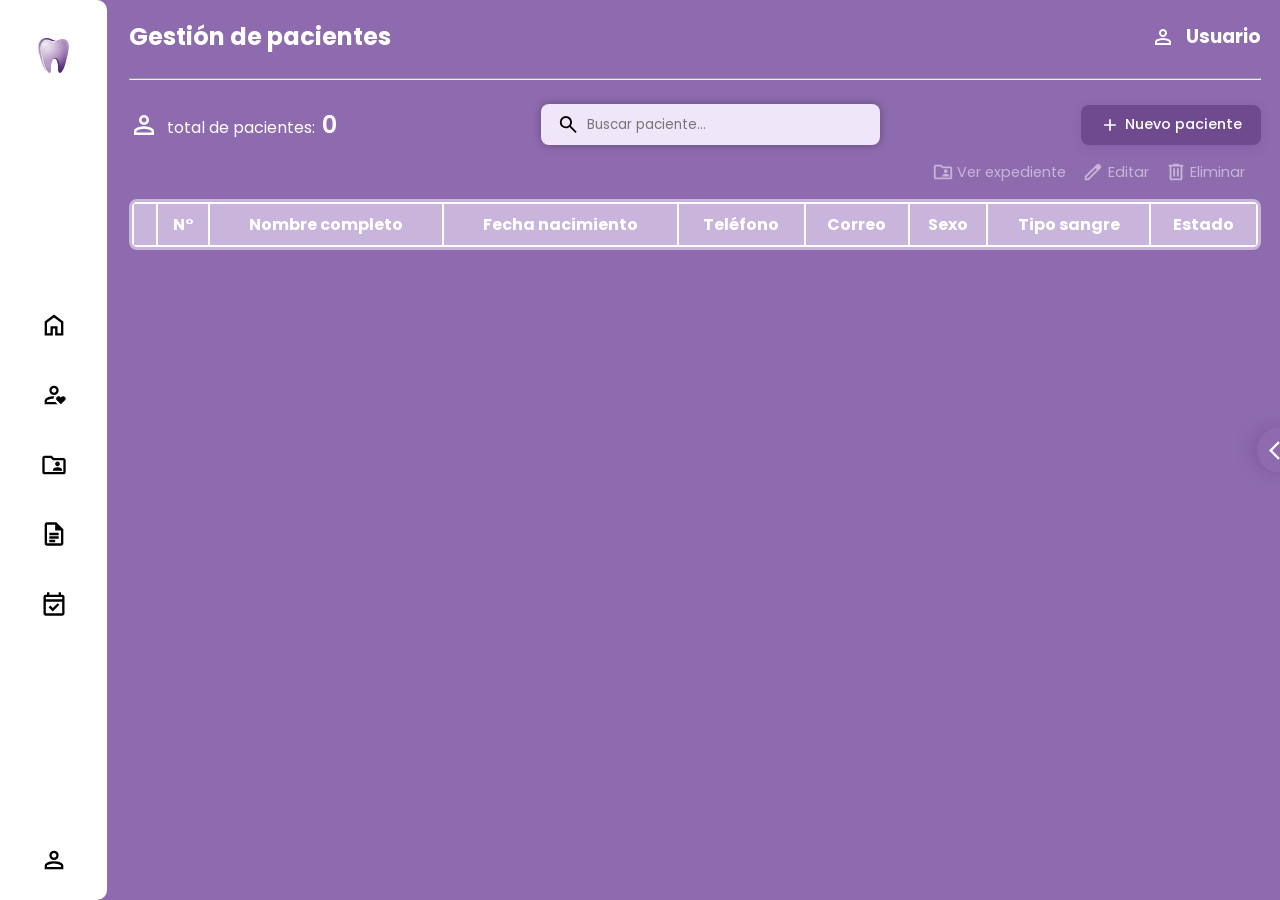
<file: gest_pacientes.html>
<!DOCTYPE html>
<html lang="en">
<head>
    <meta charset="UTF-8">
    <meta name="viewport" content="width=device-width, initial-scale=1.0">
    <title>Clínica Dental - Gestión de pacientes</title>
    <link rel="shortcut icon" href="img/logo.png" type="image/x-icon">
    <link rel="stylesheet" href="gest_pacientes.css">
</head>
<body>
    <header>
        <aside class="sidebar">
            <ul class="secciones">
                <li class="seccion no_focus elemento_logo">
                    <img class="logo" src="img/logo.png" alt="Logo">
                    <div class="seccion_info">
                        <p>Empresa</p>
                    </div>
                </li>
                <div class="grupo_menu">
                    <a href="inicio.html">
                        <li class="seccion">
                            <svg class="inicio" xmlns="http://www.w3.org/2000/svg" height="24px" viewBox="0 -960 960 960" width="24px" fill="#000000"><path d="M240-200h120v-240h240v240h120v-360L480-740 240-560v360Zm-80 80v-480l320-240 320 240v480H520v-240h-80v240H160Zm320-350Z"/></svg>
                            <div class="seccion_info">
                                <p>Inicio</p>
                            </div>
                        </li>
                    </a>
                    <a href="gest_pacientes.html">
                        <li class="seccion">
                            <svg class="gest_pacientes" xmlns="http://www.w3.org/2000/svg" height="24px" viewBox="0 -960 960 960" width="24px" fill="#000000"><path d="M480-240Zm-320 80v-112q0-34 17.5-62.5T224-378q62-31 126-46.5T480-440h14q-11 18-16.5 38.5T472-360q-54 1-107.5 14.5T260-306q-9 5-14.5 14t-5.5 20v32h283l80 80H160Zm207-367q-47-47-47-113t47-113q47-47 113-47t113 47q47 47 47 113t-47 113q-47 47-113 47t-113-47Zm169.5-56.5Q560-607 560-640t-23.5-56.5Q513-720 480-720t-56.5 23.5Q400-673 400-640t23.5 56.5Q447-560 480-560t56.5-23.5ZM480-640Zm236 480L576-300q-13-13-18.5-28t-5.5-30q0-32 23-57t59-25q28 0 44 13t38 35q20-20 36.5-34t45.5-14q37 0 59.5 25.5T880-357q0 15-6 30t-18 27L716-160Z"/></svg>
                            <div class="seccion_info">
                                <p>Gestión de pacientes</p>
                            </div>
                        </li>
                    </a>
                    <a href="exp_paciente.html">
                        <li class="seccion">
                            <svg class="exp_paciente" xmlns="http://www.w3.org/2000/svg" height="24px" viewBox="0 -960 960 960" width="24px" fill="#000000"><path d="M440-280h320v-22q0-45-44-71.5T600-400q-72 0-116 26.5T440-302v22Zm216.5-183.5Q680-487 680-520t-23.5-56.5Q633-600 600-600t-56.5 23.5Q520-553 520-520t23.5 56.5Q567-440 600-440t56.5-23.5ZM160-160q-33 0-56.5-23.5T80-240v-480q0-33 23.5-56.5T160-800h240l80 80h320q33 0 56.5 23.5T880-640v400q0 33-23.5 56.5T800-160H160Zm0-80h640v-400H447l-80-80H160v480Zm0 0v-480 480Z"/></svg>
                            <div class="seccion_info">
                                <p>Expediente de pacientes</p>
                            </div>
                        </li>
                    </a>
                    <a href="doc_clinicos.html">
                        <li class="seccion">
                            <svg class="doc_clinicos" xmlns="http://www.w3.org/2000/svg" height="24px" viewBox="0 -960 960 960" width="24px" fill="#000000"><path d="M320-440h320v-80H320v80Zm0 120h320v-80H320v80Zm0 120h200v-80H320v80ZM240-80q-33 0-56.5-23.5T160-160v-640q0-33 23.5-56.5T240-880h320l240 240v480q0 33-23.5 56.5T720-80H240Zm280-520v-200H240v640h480v-440H520ZM240-800v200-200 640-640Z"/></svg>
                            <div class="seccion_info">
                                <p>Documentos clínicos</p>
                            </div>
                        </li>
                    </a>
                    <a href="citas.html">
                        <li class="seccion">
                            <svg class="citas" xmlns="http://www.w3.org/2000/svg" height="24px" viewBox="0 -960 960 960" width="24px" fill="#000000"><path d="M438-226 296-368l58-58 84 84 168-168 58 58-226 226ZM200-80q-33 0-56.5-23.5T120-160v-560q0-33 23.5-56.5T200-800h40v-80h80v80h320v-80h80v80h40q33 0 56.5 23.5T840-720v560q0 33-23.5 56.5T760-80H200Zm0-80h560v-400H200v400Zm0-480h560v-80H200v80Zm0 0v-80 80Z"/></svg>
                            <div class="seccion_info">
                                <p>Citas</p>
                            </div>
                        </li>
                    </a>
                </div>
                <a href="index.html">
                    <li class="seccion avatar">
                        <svg class="gest_usuario" xmlns="http://www.w3.org/2000/svg" height="24px" viewBox="0 -960 960 960" width="24px" fill="#000000"><path d="M367-527q-47-47-47-113t47-113q47-47 113-47t113 47q47 47 47 113t-47 113q-47 47-113 47t-113-47ZM160-160v-112q0-34 17.5-62.5T224-378q62-31 126-46.5T480-440q66 0 130 15.5T736-378q29 15 46.5 43.5T800-272v112H160Zm80-80h480v-32q0-11-5.5-20T700-306q-54-27-109-40.5T480-360q-56 0-111 13.5T260-306q-9 5-14.5 14t-5.5 20v32Zm296.5-343.5Q560-607 560-640t-23.5-56.5Q513-720 480-720t-56.5 23.5Q400-673 400-640t23.5 56.5Q447-560 480-560t56.5-23.5ZM480-640Zm0 400Z"/></svg> 
                        <div class="seccion_info">
                            <h3 class="nombre_usuario"><span class="saludo_sexo"></span> <span class="usuario"></span></h3>
                            <p class="desc usuario_puesto"></p>
                        </div>
                    </li>
                </a>
            </ul>
        </aside>
    </header>

    <main class="contenido">
        <div class="contenido_header">
            <h2>Gestión de pacientes</h2>
            <div class="div_usuario">
                <svg class="gest_usuario" xmlns="http://www.w3.org/2000/svg" height="24px" viewBox="0 -960 960 960" width="24px" fill="#000000"><path d="M367-527q-47-47-47-113t47-113q47-47 113-47t113 47q47 47 47 113t-47 113q-47 47-113 47t-113-47ZM160-160v-112q0-34 17.5-62.5T224-378q62-31 126-46.5T480-440q66 0 130 15.5T736-378q29 15 46.5 43.5T800-272v112H160Zm80-80h480v-32q0-11-5.5-20T700-306q-54-27-109-40.5T480-360q-56 0-111 13.5T260-306q-9 5-14.5 14t-5.5 20v32Zm296.5-343.5Q560-607 560-640t-23.5-56.5Q513-720 480-720t-56.5 23.5Q400-673 400-640t23.5 56.5Q447-560 480-560t56.5-23.5ZM480-640Zm0 400Z"/></svg> 
                <h3><strong><span class="saludo_sexo"></span> <span class="usuario"></span></strong></h3>
            </div>
        </div>
        <hr>
        <div class="pacientes_header">
            <div class="n_pacientes">
                <svg class="gest_usuario" xmlns="http://www.w3.org/2000/svg" height="24px" viewBox="0 -960 960 960" width="24px" fill="#000000"><path d="M367-527q-47-47-47-113t47-113q47-47 113-47t113 47q47 47 47 113t-47 113q-47 47-113 47t-113-47ZM160-160v-112q0-34 17.5-62.5T224-378q62-31 126-46.5T480-440q66 0 130 15.5T736-378q29 15 46.5 43.5T800-272v112H160Zm80-80h480v-32q0-11-5.5-20T700-306q-54-27-109-40.5T480-360q-56 0-111 13.5T260-306q-9 5-14.5 14t-5.5 20v32Zm296.5-343.5Q560-607 560-640t-23.5-56.5Q513-720 480-720t-56.5 23.5Q400-673 400-640t23.5 56.5Q447-560 480-560t56.5-23.5ZM480-640Zm0 400Z"/></svg> 
                <p>total de pacientes: <span class="numero_total_pacientes">0</span></p>
            </div>
            <div class="busqueda_paciente">
                <svg class="lupa" xmlns="http://www.w3.org/2000/svg" height="24px" viewBox="0 -960 960 960" width="24px" fill="#000000"><path d="M784-120 532-372q-30 24-69 38t-83 14q-109 0-184.5-75.5T120-580q0-109 75.5-184.5T380-840q109 0 184.5 75.5T640-580q0 44-14 83t-38 69l252 252-56 56ZM380-400q75 0 127.5-52.5T560-580q0-75-52.5-127.5T380-760q-75 0-127.5 52.5T200-580q0 75 52.5 127.5T380-400Z"/></svg>
                <input type="text" class="input_busqueda" placeholder="Buscar paciente...">
            </div>
            <div class="interac_tabla">
                <button class="btn_nuevo_paciente"><svg xmlns="http://www.w3.org/2000/svg" height="24px" viewBox="0 -960 960 960" width="24px" fill="#000000"><path d="M440-440H200v-80h240v-240h80v240h240v80H520v240h-80v-240Z"/></svg> Nuevo paciente</button>
            </div>
        </div>

        <div class="opc_tabla">
            <div class="div_opc_tabla">
                <div class="ver_exp opcs">
                    <svg class="exp_paciente" xmlns="http://www.w3.org/2000/svg" height="24px" viewBox="0 -960 960 960" width="24px" fill="#000000"><path d="M440-280h320v-22q0-45-44-71.5T600-400q-72 0-116 26.5T440-302v22Zm216.5-183.5Q680-487 680-520t-23.5-56.5Q633-600 600-600t-56.5 23.5Q520-553 520-520t23.5 56.5Q567-440 600-440t56.5-23.5ZM160-160q-33 0-56.5-23.5T80-240v-480q0-33 23.5-56.5T160-800h240l80 80h320q33 0 56.5 23.5T880-640v400q0 33-23.5 56.5T800-160H160Zm0-80h640v-400H447l-80-80H160v480Zm0 0v-480 480Z"/></svg>
                    <p>Ver expediente</p>
                </div>
                <div class="editar opcs">
                    <svg xmlns="http://www.w3.org/2000/svg" height="24px" viewBox="0 -960 960 960" width="24px" fill="#000000"><path d="M200-200h57l391-391-57-57-391 391v57Zm-80 80v-170l528-527q12-11 26.5-17t30.5-6q16 0 31 6t26 18l55 56q12 11 17.5 26t5.5 30q0 16-5.5 30.5T817-647L290-120H120Zm640-584-56-56 56 56Zm-141 85-28-29 57 57-29-28Z"/></svg>
                    <p>Editar</p>
                </div>
                <div class="eliminar opcs">
                    <svg xmlns="http://www.w3.org/2000/svg" height="24px" viewBox="0 -960 960 960" width="24px" fill="#000000"><path d="M280-120q-33 0-56.5-23.5T200-200v-520h-40v-80h200v-40h240v40h200v80h-40v520q0 33-23.5 56.5T680-120H280Zm400-600H280v520h400v-520ZM360-280h80v-360h-80v360Zm160 0h80v-360h-80v360ZM280-720v520-520Z"/></svg>
                    <p>Eliminar</p>
                </div>
            </div>
        </div>

        <div class="tabla_pacientes">
            <table class="tabla">
                <thead class="tabla_header">
                    <tr class="tabla_cols">
                        <th></th>
                        <th>N°</th>
                        <th>Nombre completo</th>
                        <th>Fecha nacimiento</th>
                        <th>Teléfono</th>
                        <th>Correo</th>
                        <th>Sexo</th>
                        <th>Tipo sangre</th>
                        <!-- <th>Motivo</th> -->
                        <th>Estado</th>
                    </tr>
                </thead>
                <tbody class="tabla_cuerpo"></tbody>
            </table>
        </div>
    </main>

    <div class="overlay_nuevo_paciente overlay">
        <div class="form">
            <div class="secciones_form">
                <div class="seccion info_basica activo">
                    <span>1</span>
                    <h3>Información Básica</h3>
                </div>
                <div class="seccion antec_med">
                    <span>2</span>
                    <h3>Antecedentes Médicos</h3>
                </div>
                <div class="seccion perfil_dental">
                    <span>3</span>
                    <h3>Perfil Dental</h3>
                </div>
            </div>

            <div class="carrusel_forms">
                <div class="div_form">
                    <svg class="cerrar cerrar_nuevo_paciente" xmlns="http://www.w3.org/2000/svg" height="24px" viewBox="0 -960 960 960" width="24px" fill="#000000"><path d="m256-200-56-56 224-224-224-224 56-56 224 224 224-224 56 56-224 224 224 224-56 56-224-224-224 224Z"/></svg>
                    <h3>Información Básica:</h3>
                    <div class="div_datos">

                        <div class="nombre_edad">
                            <div class="dato">
                                <p>Nombre completo:</p>
                                <input type="text" name="nombreAgregar" placeholder="Ingrese el nombre completo..." required>
                            </div>
                            
                        </div>

                        <div class="fecha_nac">
                            <div class="dato">
                                <p>Año de nacimiento:</p>
                                <input type="number" inputmode="numeric" name="anioAgregar" placeholder="Ej: 1990" min="1920" max="2025" maxlength="4" pattern="\d{1,4}" oninput="if(this.value.length > 4) this.value = this.value.slice(0,4)">
                            </div>
                            <div class="dato">
                                <p>Mes de nacimiento:</p>
                                <div class="sexo select_mes_agregar">
                                    <div class="info_sexo info_mes_agregar">
                                        <p>Mes</p>
                                        <svg class="svg_select" xmlns="http://www.w3.org/2000/svg" height="24px" viewBox="0 -960 960 960" width="24px" fill="#000000"><path d="M480-344 240-584l56-56 184 184 184-184 56 56-240 240Z"/></svg>
                                    </div>
                                    <div class="div_sexos div_mes_agregar">
                                        <p>Mes</p>
                                        <p data-val="01">Enero</p>
                                        <p data-val="02">Febrero</p>
                                        <p data-val="03">Marzo</p>
                                        <p data-val="04">Abril</p>
                                        <p data-val="05">Mayo</p>
                                        <p data-val="06">Junio</p>
                                        <p data-val="07">Julio</p>
                                        <p data-val="08">Agosto</p>
                                        <p data-val="09">Septiembre</p>
                                        <p data-val="10">Octubre</p>
                                        <p data-val="11">Noviembre</p>
                                        <p data-val="12">Diciembre</p>
                                    </div>
                                </div>
                            </div>
                            <div class="dato">
                                <p>Día de nacimiento:</p>
                                <div class="sexo select_dia_agregar">
                                    <div class="info_sexo info_dia_agregar">
                                        <p>Día</p>
                                        <svg class="svg_select" xmlns="http://www.w3.org/2000/svg" height="24px" viewBox="0 -960 960 960" width="24px" fill="#000000"><path d="M480-344 240-584l56-56 184 184 184-184 56 56-240 240Z"/></svg>
                                    </div>
                                    <div class="div_sexos div_dia_agregar">
                                        <p>Día</p>
                                        <!-- Los días se generan con JS -->
                                    </div>
                                </div>
                            </div>
                        </div>

                        <div class="selects_sexo_sangre">
                            <div class="dato">
                                <p>Sexo:</p>
                                <div class="sexo">
                                    <div class="info_sexo select_sexo">
                                        <p>Selecciona un sexo:</p>
                                        <svg class="svg_select" xmlns="http://www.w3.org/2000/svg" height="24px" viewBox="0 -960 960 960" width="24px" fill="#000000"><path d="M480-344 240-584l56-56 184 184 184-184 56 56-240 240Z"/></svg>
                                    </div>
                                    <div class="div_sexos">
                                        <p>Selecciona un sexo:</p>
                                        <p>Masculino</p>
                                        <p>Femenino</p>
                                    </div>
                                </div>
                            </div>

                            <div class="dato">
                                <p>Tipo de sangre:</p>
                                <div class="sangre">
                                    <div class="info_sangre select_sangre">
                                        <p>Selecciona un tipo de sangre:</p>
                                        <svg class="svg_select" xmlns="http://www.w3.org/2000/svg" height="24px" viewBox="0 -960 960 960" width="24px" fill="#000000"><path d="M480-344 240-584l56-56 184 184 184-184 56 56-240 240Z"/></svg>
                                    </div>
                                    <div class="div_sangres">
                                        <p>Selecciona un tipo de sangre</p>
                                        <p>A+</p>
                                        <p>A-</p>
                                        <p>B+</p>
                                        <p>B-</p>
                                        <p>AB+</p>
                                        <p>AB-</p>
                                        <p>O+</p>
                                        <p>O-</p>
                                    </div>
                                </div>
                            </div>
                        </div>

                        <div class="tel_correo">
                            <div class="dato">
                                <p>Teléfono:</p>
                                <input type="number" name="telefonoAgregar" placeholder="Ingrese el teléfono..." maxlength="10" pattern="\d{1,10}" oninput="if(this.value.length > 10) this.value = this.value.slice(0,10)" required>
                            </div>
                            <div class="dato">
                                <p>Correo:</p>
                                <input type="email" name="correoAgregar" placeholder="Ingrese el correo..." required>
                            </div>
                        </div>

                        <div class="dir_emergencia">
                            <div class="dato">
                                <p>Dirección:</p>
                                <input type="text" name="direccionAgregar" placeholder="Ingrese la dirección..." required>
                            </div>
                            <div class="dato">
                                <p>Contacto de emergencia:</p>
                                <input type="number" name="emergenciaAgregar" placeholder="Ingrese el teléfono..." maxlength="10" pattern="\d{1,10}" oninput="if(this.value.length > 10) this.value = this.value.slice(0,10)" required>
                            </div>
                        </div>

                        <!-- <div class="dato">
                            <p>Motivo de consulta:</p>
                            <input type="text" name="motivoAgregar" placeholder="Ingrese el motivo de consulta...">
                        </div> -->
                    </div>
                </div>

                <div class="div_form">
                    <svg class="cerrar cerrar_nuevo_paciente" xmlns="http://www.w3.org/2000/svg" height="24px" viewBox="0 -960 960 960" width="24px" fill="#000000"><path d="m256-200-56-56 224-224-224-224 56-56 224 224 224-224 56 56-224 224 224 224-56 56-224-224-224 224Z"/></svg>
                    <h3>Antecedentes Médicos:</h3>
                    <div class="div_datos">

                        <div class="dato">
                            <p>Alergias:</p>
                            <input type="text" name="alergiasAgregar" placeholder="Ingrese las alergias..." required>
                        </div>

                        <div class="dato">
                            <p>Medicamentos actuales:</p>
                            <input type="text" name="medActAgregar" placeholder="Ingrese los medicamentos..." required>
                        </div>
                        <div class="dato">
                            <p>Cirugías previas:</p>
                            <input type="text" name="cirugiasAgregar" placeholder="Ingrese las cirugias..." required>
                        </div>

                        <div class="dato">
                            <p>Enfermedades sistémicas:</p>
                            <input type="text" name="enfAgregar" placeholder="Ingrese las enfermedades...">
                        </div>
                    </div>
                </div>

                <div class="div_form">
                    <svg class="cerrar cerrar_nuevo_paciente" xmlns="http://www.w3.org/2000/svg" height="24px" viewBox="0 -960 960 960" width="24px" fill="#000000"><path d="m256-200-56-56 224-224-224-224 56-56 224 224 224-224 56 56-224 224 224 224-56 56-224-224-224 224Z"/></svg>
                    <h3>Perfil Dental:</h3>
                    <div class="div_datos">

                        <div class="dato">
                            <p>Hábitos:</p>
                            <div class="habitos_grid">
                                <label class="habito_item">
                                    <input type="checkbox" name="habitoFumar">
                                    <span class="habito_label">🚬 Fumar</span>
                                </label>
                                <label class="habito_item">
                                    <input type="checkbox" name="habitoRefrescos">
                                    <span class="habito_label">🥤 Consumir refrescos frecuentemente</span>
                                </label>
                                <label class="habito_item">
                                    <input type="checkbox" name="habitoDulces">
                                    <span class="habito_label">🍬 Consumir dulces frecuentemente</span>
                                </label>
                                <label class="habito_item">
                                    <input type="checkbox" name="habitoBruxismo">
                                    <span class="habito_label">😬 Bruxismo (rechinar dientes)</span>
                                </label>
                                <label class="habito_item">
                                    <input type="checkbox" name="habitoUnias">
                                    <span class="habito_label">💅 Morder uñas</span>
                                </label>
                                <label class="habito_item">
                                    <input type="checkbox" name="habitoHielo">
                                    <span class="habito_label">🧊 Masticar hielo</span>
                                </label>
                                <label class="habito_item">
                                    <input type="checkbox" name="habitoRespiracion">
                                    <span class="habito_label">👄 Respirar por la boca</span>
                                </label>
                                <label class="habito_item">
                                    <input type="checkbox" name="habitoEstres">
                                    <span class="habito_label">😤 Apretar dientes por estrés</span>
                                </label>
                                <label class="habito_item habito_otro">
                                    <input type="checkbox" name="habitoOtro" id="checkOtro">
                                    <span class="habito_label">➕ Otro:</span>
                                    <input type="text" name="habitoOtroTexto" class="input_habito_otro" placeholder="Especifique..." disabled>
                                </label>
                            </div>
                        </div>

                        <!-- <div class="dato">
                            <p>Dolor o sensación actual:</p>
                            <input type="text" name="dolorAgregar" placeholder="Ingrese el dolor o sensación actual...">
                        </div> -->

                    </div>
                </div>
            </div>

            <div class="div_btn_agregar">
                <div class="div_btns_forms">
                    <div class="btn_prev"><button class="btn_prev_form btns_prev_next desactivado"><svg xmlns="http://www.w3.org/2000/svg" height="24px" viewBox="0 -960 960 960" width="24px" fill="#000000"><path d="M560-240 320-480l240-240 56 56-184 184 184 184-56 56Z"/></svg></button></div>
                    <div class="btn_next"><button class="btn_next_form btns_prev_next"><svg xmlns="http://www.w3.org/2000/svg" height="24px" viewBox="0 -960 960 960" width="24px" fill="#000000"><path d="M504-480 320-664l56-56 240 240-240 240-56-56 184-184Z"/></svg></button></div>
                </div>
                <div class="enviar"><button type="submit" class="btn_agregar">Agregar paciente</button></div>
            </div>
        </div>
    </div>

    <div class="overlay_eliminar_paciente overlay">
        <div class="div_eliminar_paciente">
            <svg class="cerrar cerrar_eliminar_paciente" xmlns="http://www.w3.org/2000/svg" height="24px" viewBox="0 -960 960 960" width="24px" fill="#000000"><path d="m256-200-56-56 224-224-224-224 56-56 224 224 224-224 56 56-224 224 224 224-56 56-224-224-224 224Z"/></svg>
            <div class="header_eliminar_paciente">
                <svg class="" xmlns="http://www.w3.org/2000/svg" height="24px" viewBox="0 -960 960 960" width="24px" fill="#000000"><path d="M280-120q-33 0-56.5-23.5T200-200v-520h-40v-80h200v-40h240v40h200v80h-40v520q0 33-23.5 56.5T680-120H280Zm400-600H280v520h400v-520ZM360-280h80v-360h-80v360Zm160 0h80v-360h-80v360ZM280-720v520-520Z"/></svg>
                <h3>Eliminar registro</h3>
            </div>
            <div class="info_eliminar_paciente">
                <p>¿Deseas eliminar el registro de <span class="registro_paciente">N</span>?</p>
                <div class="paciente">
                    <svg xmlns="http://www.w3.org/2000/svg" height="24px" viewBox="0 -960 960 960" width="24px" fill="#000000"><path d="M367-527q-47-47-47-113t47-113q47-47 113-47t113 47q47 47 47 113t-47 113q-47 47-113 47t-113-47ZM160-160v-112q0-34 17.5-62.5T224-378q62-31 126-46.5T480-440q66 0 130 15.5T736-378q29 15 46.5 43.5T800-272v112H160Zm80-80h480v-32q0-11-5.5-20T700-306q-54-27-109-40.5T480-360q-56 0-111 13.5T260-306q-9 5-14.5 14t-5.5 20v32Zm296.5-343.5Q560-607 560-640t-23.5-56.5Q513-720 480-720t-56.5 23.5Q400-673 400-640t23.5 56.5Q447-560 480-560t56.5-23.5ZM480-640Zm0 400Z"/></svg>
                    <span class="registro_paciente">Nombre del paciente</span>
                </div>
            </div>
            <div class="btns_eliminar_paciente">
                <button class="btn_eliminar_cancelar">Cancelar</button>
                <button class="btn_eliminar_enviar">Si, eliminar</button>
            </div>
        </div>
    </div>

    <div class="alerta">
        <div class="div_alerta">
            <svg xmlns="http://www.w3.org/2000/svg" height="24px" viewBox="0 -960 960 960" width="24px" fill="#000000"><path d="M508.5-291.5Q520-303 520-320t-11.5-28.5Q497-360 480-360t-28.5 11.5Q440-337 440-320t11.5 28.5Q463-280 480-280t28.5-11.5ZM440-440h80v-240h-80v240Zm40 360q-83 0-156-31.5T197-197q-54-54-85.5-127T80-480q0-83 31.5-156T197-763q54-54 127-85.5T480-880q83 0 156 31.5T763-763q54 54 85.5 127T880-480q0 83-31.5 156T763-197q-54 54-127 85.5T480-80Zm0-80q134 0 227-93t93-227q0-134-93-227t-227-93q-134 0-227 93t-93 227q0 134 93 227t227 93Zm0-320Z"/></svg>
            <div class="info_alerta">
                <h3>Campos incompletos</h3>
                <p>Es necesario llenar todos los campos</p>
            </div>
        </div>
    </div>

    <div class="div_textarea">
        <textarea name="" id="" placeholder="Use este apartado para escribir sus notas."></textarea>
        <div class="div_abrir_area">
            <svg class="abrir_area" xmlns="http://www.w3.org/2000/svg" height="24px" viewBox="0 -960 960 960" width="24px" fill="#000000"><path d="M400-80 0-480l400-400 71 71-329 329 329 329-71 71Z"/></svg>
        </div>
        <div class="div_borrar_area">
            <svg class="borrar_area" xmlns="http://www.w3.org/2000/svg" height="24px" viewBox="0 -960 960 960" width="24px" fill="#000000"><path d="M280-120q-33 0-56.5-23.5T200-200v-520h-40v-80h200v-40h240v40h200v80h-40v520q0 33-23.5 56.5T680-120H280Zm400-600H280v520h400v-520ZM360-280h80v-360h-80v360Zm160 0h80v-360h-80v360ZM280-720v520-520Z"/></svg>
        </div>
    </div>

    <script src="gest_pacientes.js"></script>
    <script src="sidebar.js"></script>
</body>
</html>
</file>
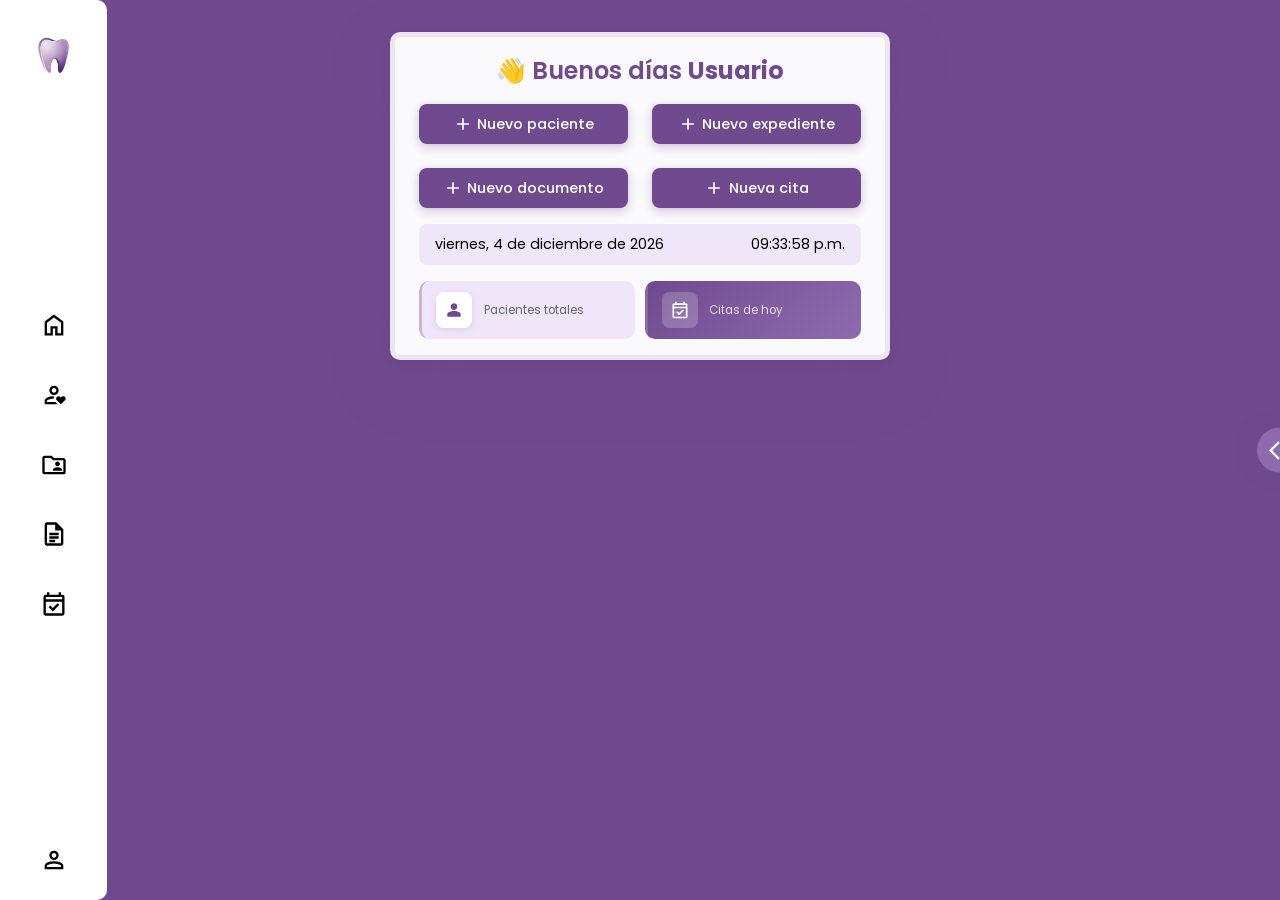
<file: inicio.html>
<!DOCTYPE html>
<html lang="en">
<head>
    <meta charset="UTF-8">
    <meta name="viewport" content="width=device-width, initial-scale=1.0">
    <title>Clínica Dental</title>
    <link rel="shortcut icon" href="img/logo.png" type="image/x-icon">
    <link rel="stylesheet" href="inicio.css">
</head>
<body>
    <header>
        <aside class="sidebar">
            <ul class="secciones">
                <li class="seccion no_focus elemento_logo">
                    <img class="logo" src="img/logo.png" alt="Logo">
                    <div class="seccion_info">
                        <p>Empresa</p>
                    </div>
                </li>
                <div class="grupo_menu">
                    <a href="inicio.html">
                        <li class="seccion">
                            <svg class="inicio" xmlns="http://www.w3.org/2000/svg" height="24px" viewBox="0 -960 960 960" width="24px" fill="#000000"><path d="M240-200h120v-240h240v240h120v-360L480-740 240-560v360Zm-80 80v-480l320-240 320 240v480H520v-240h-80v240H160Zm320-350Z"/></svg>
                            <div class="seccion_info">
                                <p>Inicio</p>
                            </div>
                        </li>
                    </a>
                    <a href="gest_pacientes.html">
                        <li class="seccion">
                            <svg class="gest_pacientes" xmlns="http://www.w3.org/2000/svg" height="24px" viewBox="0 -960 960 960" width="24px" fill="#000000"><path d="M480-240Zm-320 80v-112q0-34 17.5-62.5T224-378q62-31 126-46.5T480-440h14q-11 18-16.5 38.5T472-360q-54 1-107.5 14.5T260-306q-9 5-14.5 14t-5.5 20v32h283l80 80H160Zm207-367q-47-47-47-113t47-113q47-47 113-47t113 47q47 47 47 113t-47 113q-47 47-113 47t-113-47Zm169.5-56.5Q560-607 560-640t-23.5-56.5Q513-720 480-720t-56.5 23.5Q400-673 400-640t23.5 56.5Q447-560 480-560t56.5-23.5ZM480-640Zm236 480L576-300q-13-13-18.5-28t-5.5-30q0-32 23-57t59-25q28 0 44 13t38 35q20-20 36.5-34t45.5-14q37 0 59.5 25.5T880-357q0 15-6 30t-18 27L716-160Z"/></svg>
                            <div class="seccion_info">
                                <p>Gestión de pacientes</p>
                            </div>
                        </li>
                    </a>
                    <a href="exp_paciente.html">
                        <li class="seccion">
                            <svg class="exp_paciente" xmlns="http://www.w3.org/2000/svg" height="24px" viewBox="0 -960 960 960" width="24px" fill="#000000"><path d="M440-280h320v-22q0-45-44-71.5T600-400q-72 0-116 26.5T440-302v22Zm216.5-183.5Q680-487 680-520t-23.5-56.5Q633-600 600-600t-56.5 23.5Q520-553 520-520t23.5 56.5Q567-440 600-440t56.5-23.5ZM160-160q-33 0-56.5-23.5T80-240v-480q0-33 23.5-56.5T160-800h240l80 80h320q33 0 56.5 23.5T880-640v400q0 33-23.5 56.5T800-160H160Zm0-80h640v-400H447l-80-80H160v480Zm0 0v-480 480Z"/></svg>
                            <div class="seccion_info">
                                <p>Expediente de pacientes</p>
                            </div>
                        </li>
                    </a>
                    <a href="doc_clinicos.html">
                        <li class="seccion">
                            <svg class="doc_clinicos" xmlns="http://www.w3.org/2000/svg" height="24px" viewBox="0 -960 960 960" width="24px" fill="#000000"><path d="M320-440h320v-80H320v80Zm0 120h320v-80H320v80Zm0 120h200v-80H320v80ZM240-80q-33 0-56.5-23.5T160-160v-640q0-33 23.5-56.5T240-880h320l240 240v480q0 33-23.5 56.5T720-80H240Zm280-520v-200H240v640h480v-440H520ZM240-800v200-200 640-640Z"/></svg>
                            <div class="seccion_info">
                                <p>Documentos clínicos</p>
                            </div>
                        </li>
                    </a>
                    <a href="citas.html">
                        <li class="seccion">
                            <svg class="citas" xmlns="http://www.w3.org/2000/svg" height="24px" viewBox="0 -960 960 960" width="24px" fill="#000000"><path d="M438-226 296-368l58-58 84 84 168-168 58 58-226 226ZM200-80q-33 0-56.5-23.5T120-160v-560q0-33 23.5-56.5T200-800h40v-80h80v80h320v-80h80v80h40q33 0 56.5 23.5T840-720v560q0 33-23.5 56.5T760-80H200Zm0-80h560v-400H200v400Zm0-480h560v-80H200v80Zm0 0v-80 80Z"/></svg>
                            <div class="seccion_info">
                                <p>Citas</p>
                            </div>
                        </li>
                    </a>
                </div>
                <a href="index.html">
                    <li class="seccion avatar">
                        <svg class="gest_usuario" xmlns="http://www.w3.org/2000/svg" height="24px" viewBox="0 -960 960 960" width="24px" fill="#000000"><path d="M367-527q-47-47-47-113t47-113q47-47 113-47t113 47q47 47 47 113t-47 113q-47 47-113 47t-113-47ZM160-160v-112q0-34 17.5-62.5T224-378q62-31 126-46.5T480-440q66 0 130 15.5T736-378q29 15 46.5 43.5T800-272v112H160Zm80-80h480v-32q0-11-5.5-20T700-306q-54-27-109-40.5T480-360q-56 0-111 13.5T260-306q-9 5-14.5 14t-5.5 20v32Zm296.5-343.5Q560-607 560-640t-23.5-56.5Q513-720 480-720t-56.5 23.5Q400-673 400-640t23.5 56.5Q447-560 480-560t56.5-23.5ZM480-640Zm0 400Z"/></svg> 
                        <div class="seccion_info">
                            <h3 class="nombre_usuario"><span class="saludo_sexo"></span> <span class="usuario"></span></h3>
                            <p class="desc usuario_puesto"></p>
                        </div>
                    </li>
                </a>
            </ul>
        </aside>
    </header>

    <div class="contenido">
        <div class="div_saludo">
            <div class="saludo"><p>👋 Buenos días <span class="saludo_sexo"></span> <span class="usuario"></span></p></div>
            
            <div class="btns">
                <a href="gest_pacientes.html">
                    <div class="btn_interac btn_nuevo_paciente">
                        <svg xmlns="http://www.w3.org/2000/svg" height="24px" viewBox="0 -960 960 960" width="24px" fill="#000000"><path d="M440-440H200v-80h240v-240h80v240h240v80H520v240h-80v-240Z"/></svg>
                        Nuevo paciente
                    </div>
                </a>
                <a href="exp_paciente.html">
                    <div class="btn_interac btn_nuevo_paciente">
                        <svg xmlns="http://www.w3.org/2000/svg" height="24px" viewBox="0 -960 960 960" width="24px" fill="#000000"><path d="M440-440H200v-80h240v-240h80v240h240v80H520v240h-80v-240Z"/></svg>
                        Nuevo expediente
                    </div>
                </a>
                <a href="doc_clinicos.html">
                    <div class="btn_interac btn_nuevo_paciente">
                        <svg xmlns="http://www.w3.org/2000/svg" height="24px" viewBox="0 -960 960 960" width="24px" fill="#000000"><path d="M440-440H200v-80h240v-240h80v240h240v80H520v240h-80v-240Z"/></svg>
                        Nuevo documento
                    </div>
                </a>
                <a href="citas.html">
                    <div class="btn_interac btn_nueva_cita">
                        <svg xmlns="http://www.w3.org/2000/svg" height="24px" viewBox="0 -960 960 960" width="24px" fill="#000000"><path d="M440-440H200v-80h240v-240h80v240h240v80H520v240h-80v-240Z"/></svg>
                        Nueva cita
                    </div>
                </a>
            </div>

            <div class="info_fecha">
                <div class="fecha"><span>fecha</span></div>
                <div class="hora"><span>hora</span></div>
            </div>

            <!-- <div class="citas_hoy">
                <div class="citas_hoy_header">
                    <svg xmlns="http://www.w3.org/2000/svg" height="20px" viewBox="0 -960 960 960" width="20px"><path d="M438-226 296-368l58-58 84 84 168-168 58 58-226 226ZM200-80q-33 0-56.5-23.5T120-160v-560q0-33 23.5-56.5T200-800h40v-80h80v80h320v-80h80v80h40q33 0 56.5 23.5T840-720v560q0 33-23.5 56.5T760-80H200Zm0-80h560v-400H200v400Zm0-480h560v-80H200v80Zm0 0v-80 80Z"/></svg>
                    <h3>Citas de hoy</h3>
                    <span class="citasHoy"></span>
                </div>

                <div class="lista_citas">

                    <div class="cita_item">
                        <div class="cita_hora">09:00</div>
                        <div class="cita_info">
                            <p class="cita_nombre">Eustaquio López Gómez</p>
                        </div>
                        <span class="cita_estado estado_pendiente">Pendiente</span>
                    </div>

                    <div class="cita_item">
                        <div class="cita_hora">10:30</div>
                        <div class="cita_info">
                            <p class="cita_nombre">Giliberto Pérez Duarte</p>
                        </div>
                        <span class="cita_estado estado_en_proceso">En proceso</span>
                    </div>

                    <div class="cita_item">
                        <div class="cita_hora">11:00</div>
                        <div class="cita_info">
                            <p class="cita_nombre">Laura Mendez Torres</p>
                        </div>
                        <span class="cita_estado estado_finalizada">Finalizada</span>
                    </div>

                    <div class="cita_item">
                        <div class="cita_hora">13:00</div>
                        <div class="cita_info">
                            <p class="cita_nombre">Sofía Herández Cruz</p>
                        </div>
                        <span class="cita_estado estado_pendiente">Pendiente</span>
                    </div>

                </div>
            </div> -->

            <div class="indicadores">
                <div class="indicador_card">
                    <div class="indicador_icon">
                        <svg xmlns="http://www.w3.org/2000/svg" height="20px" viewBox="0 -960 960 960" width="20px"><path d="M480-480q-66 0-113-47t-47-113q0-66 47-113t113-47q66 0 113 47t47 113q0 66-47 113t-113 47ZM160-160v-112q0-34 17.5-62.5T224-378q62-31 126-46.5T480-440q66 0 130 15.5T736-378q29 15 46.5 43.5T800-272v112H160Z"/></svg>
                    </div>
                    <div class="indicador_info">
                        <span class="indicador_valor nPacientes"></span>
                        <span class="indicador_label">Pacientes totales</span>
                    </div>
                </div>

                <div class="indicador_card indicador_destacado">
                    <div class="indicador_icon">
                        <svg xmlns="http://www.w3.org/2000/svg" height="20px" viewBox="0 -960 960 960" width="20px"><path d="M438-226 296-368l58-58 84 84 168-168 58 58-226 226ZM200-80q-33 0-56.5-23.5T120-160v-560q0-33 23.5-56.5T200-800h40v-80h80v80h320v-80h80v80h40q33 0 56.5 23.5T840-720v560q0 33-23.5 56.5T760-80H200Zm0-80h560v-400H200v400Zm0-480h560v-80H200v80Z"/></svg>
                    </div>
                    <div class="indicador_info">
                        <span class="citasHoy"></span>
                        <span class="indicador_label">Citas de hoy</span>
                    </div>
                </div>

                <!-- <div class="indicador_card">
                    <div class="indicador_icon">
                        <svg xmlns="http://www.w3.org/2000/svg" height="20px" viewBox="0 -960 960 960" width="20px"><path d="M720-400q-17 0-28.5-11.5T680-440v-80h-80q-17 0-28.5-11.5T560-560q0-17 11.5-28.5T600-600h80v-80q0-17 11.5-28.5T720-720q17 0 28.5 11.5T760-680v80h80q17 0 28.5 11.5T880-560q0 17-11.5 28.5T840-520h-80v80q0 17-11.5 28.5T720-400Zm-360-80q-66 0-113-47t-47-113q0-66 47-113t113-47q66 0 113 47t47 113q0 66-47 113t-113 47ZM40-160v-112q0-34 17.5-62.5T104-378q62-31 126-46.5T360-440q66 0 130 15.5T616-378q29 15 46.5 43.5T680-272v112H40Z"/></svg>
                    </div>
                    <div class="indicador_info">
                        <span class="pacientesMes">12</span>
                        <span class="indicador_label">Nuevos este mes</span>
                    </div>
                </div>

                <div class="indicador_card indicador_destacado">
                    <div class="indicador_icon">
                        <svg xmlns="http://www.w3.org/2000/svg" height="20px" viewBox="0 -960 960 960" width="20px"><path d="m424-312 282-282-56-56-226 226-114-114-56 56 170 170ZM200-80q-33 0-56.5-23.5T120-160v-640q0-33 23.5-56.5T200-880h320l240 240v480q0 33-23.5 56.5T680-80H200Z"/></svg>
                    </div>
                    <div class="indicador_info">
                        <span class="indicador_valor">3</span>
                        <span class="indicador_label">Citas completadas</span>
                    </div>
                </div> -->
            </div>

        </div>
    </div>

    <div class="div_textarea">
        <textarea name="" id="" placeholder="Use este apartado para escribir sus notas."></textarea>
        <div class="div_abrir_area">
            <svg class="abrir_area" xmlns="http://www.w3.org/2000/svg" height="24px" viewBox="0 -960 960 960" width="24px" fill="#000000"><path d="M400-80 0-480l400-400 71 71-329 329 329 329-71 71Z"/></svg>
        </div>
        <div class="div_borrar_area">
            <svg class="borrar_area" xmlns="http://www.w3.org/2000/svg" height="24px" viewBox="0 -960 960 960" width="24px" fill="#000000"><path d="M280-120q-33 0-56.5-23.5T200-200v-520h-40v-80h200v-40h240v40h200v80h-40v520q0 33-23.5 56.5T680-120H280Zm400-600H280v520h400v-520ZM360-280h80v-360h-80v360Zm160 0h80v-360h-80v360ZM280-720v520-520Z"/></svg>
        </div>
    </div>
    
    <script src="inicio.js"></script>
    <script src="sidebar.js"></script>
</body>
</html>
</file>
<file: index.css>
@import url('https://fonts.googleapis.com/css2?family=Poppins:ital,wght@0,100;0,200;0,300;0,400;0,500;0,600;0,700;0,800;0,900;1,100;1,200;1,300;1,400;1,500;1,600;1,700;1,800;1,900&display=swap');

:root{
    --morado_principal: #6F4A8E;
    --morado_medio: #8E6BAF;
    --morado_claro: #C9B4DB;

    --blanco: #FFFFFF;
    --gris_claro: #F5F5F7;
    --brillo_suave: #EADFF2;
}

*{
    box-sizing: border-box;
    margin: 0;
    padding: 0;
    font-family: "Poppins", sans-serif;
    list-style: none;
    text-decoration: none;
}
body{
    display: flex;
    justify-content: center;
    align-items: center;
    min-height: 100vh;
}

.contenedor{
    position: relative;
    width: 850px;
    height: 550px;
    background-color: #fff;
    border-radius: 30px;
    box-shadow: 0 0 30px rgba(0, 0, 0, 0.2);
    margin: 1rem;
    overflow: hidden;
}
.contenedor .div_form{
    position: absolute;
    right: 0;
    width: 50%;
    height: 100%;
    background-color: #fff;
    display: flex;
    align-items: center;
    text-align: center;
    padding: 2.5rem;
    z-index: 1;
    transition: 0.6s ease-in-out 1.2s, visibility 0s 1s;
}
.contenedor.activo .caja_sesion::before{ left: 50%; }
.contenedor.activo .div_form{ right: 50%; }

form{ width: 100%; }

.div_form.registro{ visibility: hidden; }
.contenedor.activo .div_form.registro{ visibility: visible; }

.contenedor .titulo_form{ font-size: 2rem; color: var(--morado_principal); }
.dato{ 
    position: relative; 
    margin: 30px 0;
}
.dato input{
    width: 100%;
    padding: 13px 50px 13px 20px;
    background-color: #eee;
    border-radius: 8px;
    border: none;
    outline: none;
    font-size: 1rem;
    color: #333;
    font-weight: 500;
}
.dato svg{ fill: var(--morado_medio); }
.dato input::placeholder{ color: #888; font-weight: 400; }
.dato svg{
    position: absolute;
    right: 20px;
    top: 50%;
    transform: translateY(-50%);
    font-size: 1.2rem;
    color: #888;
}
.dato .sexo, .dato .rol{
    display: flex;
    flex-direction: column;
    align-items: center;
    position: relative;
    background-color: #eee;
    width: 100%;
    padding: 13px 50px 13px 20px;
    border-radius: 8px;
    border: none;
    outline: none;
    color: #333;

    .info_sexo, .info_rol{
        width: 100%;
        display: flex;
        align-items: center;

        p{
            color: gray;
            margin-bottom: 0;
            user-select: none;
        }
        .svg_select{
            fill: var(--morado_principal);
            width: 25px;
            height: 25px;
            transition: transform 0.3s ease-in-out;
        }
        .svg_select.activo{ 
            transform: translateY(-50%) rotate(180deg);
        }
    }
    .div_sexos, .div_roles{
        display: flex;
        flex-direction: column;
        position: absolute;
        top: 110%;
        left: 0;
        width: 100%;
        border-radius: 5px;
        background-color: #eee;
        color: #aaa;
        z-index: 1001;

        max-height: 180px;
        overflow-y: auto;
        /* background-color: red; */

        p{
            display: flex;
            /* align-items: center; */
            padding: 0.5rem 0.8rem;
            color: gray;
            /* margin-bottom: 0; */
            gap: 0.5rem;
            user-select: none;
        }
        p:hover{
            background-color: var(--morado_claro);
            color: white;
            cursor: pointer;
        }
    }
}

.div_recuperar_contra{ margin: -15px 0 15px; }
.div_recuperar_contra a{ font-size: 0.9rem; color: #333; }
.div_recuperar_contra a:hover{ text-decoration: underline; }

.btn{
    width: 100%;
    height: 50px;
    background: var(--morado_medio);
    border-radius: 8px;
    box-shadow: 0 0 10px rgba(0, 0, 0, 0.1);
    border: none;
    cursor: pointer;
    font-size: 1rem;
    color: #fff;
    font-weight: 600;
    transition: all 0.3s ease-in-out;
    position: relative;
}
.btn:hover{
    box-shadow: 0 0 10px rgba(116, 148, 236, 0.5);
    border: solid 2px var(--morado_medio);
    background-color: #fff;
    color: var(--morado_principal);
    /* scale: 1.02; */
}

.caja_sesion{
    position: absolute;
    width: 100%;
    height: 100%;
}
.caja_sesion::before{
    content: '';
    position: absolute;
    left: -250%;
    width: 300%;
    height: 100%;
    border-radius: 150px;
    background-color: var(--morado_medio);
    z-index: 2;
    transition: 1.8s ease-in-out;
}
.caja_sesion .caja_panel{
    position: absolute;
    width: 50%;
    height: 100%;
    color: #fff;
    display: flex;
    flex-direction: column;
    justify-content: center;
    align-items: center;
    z-index: 2;
    gap: 1rem;
    text-align: center;
    padding: 0 1.5rem;
    transition: 0.6s ease-in-out;
}
.caja_panel.caja_left{ left: 0; transition-delay: 1.2s; }
.caja_panel.caja_right{ right: -50%; transition-delay: 0.6s; }

.contenedor.activo .caja_panel.caja_left{ left: -50%; transition-delay: 0.6s; }
.contenedor.activo .caja_panel.caja_right{ right: 0; transition-delay: 1.2s; }

.caja_sesion .caja_panel h1{ font-size: 1.5rem; }
.caja_sesion .caja_panel .btn{
    width: 160px;
    height: 46px;
    background-color: transparent;
    border: 2px solid #fff;
    box-shadow: none;
    transition: all 0.3s ease-in-out;
    position: relative;
    overflow: hidden;
}
.caja_sesion .caja_panel .btn:hover{
    box-shadow: 0 0 10px rgba(255, 255, 255, 0.5);
    border: solid 2px var(--morado_medio);
    background-color: #fff;
    color: var(--morado_principal);
    /* scale: 1.05; */
}
input[type="password"]::-ms-reveal,
input[type="password"]::-ms-clear {
    display: none;
}

.alerta{
    position: absolute;
    top: -10%; left: 50%; /* 30% para aparecer */
    transform: translate(-50%, -50%);
    display: flex;
    justify-content: center;
    align-items: center;
    z-index: 100000;
    transition: all 0.3s ease-in-out;

    .div_alerta{
        display: flex;
        justify-content: center;
        align-items: center;
        gap: 1rem;
        padding: 1rem;
        width: 100%;
        border-radius: 20px;
        box-shadow: 0 0px 10px var(--morado_mas_claro);
        background-color: var(--morado_medio);

        svg{
            width: 40px;
            height: 40px;
            fill: white;
        }
        .info_alerta{
            display: flex;
            flex-direction: column;
            justify-content: start;
            gap: 0.5rem;
            
            .mensaje_alerta{
                padding: 0;
                list-style: disc;
                font-size: 0.85rem;
                color: #ddd;
                text-align: left;
            }
            h3{ font-size: 1.1rem; color: white; }
        }
    }
}
</file>
<file: citas.css>
@import url('https://fonts.googleapis.com/css2?family=Poppins:ital,wght@0,100;0,200;0,300;0,400;0,500;0,600;0,700;0,800;0,900;1,100;1,200;1,300;1,400;1,500;1,600;1,700;1,800;1,900&display=swap');
@import url('sidebar.css');

:root{
    --morado_principal: #6F4A8E;
    --morado_medio: #8E6BAF;
    --morado_claro: #C9B4DB;
    --morado_mas_claro: #F0E6FA;

    --blanco: #FFFFFF;
    --gris_claro: #F5F5F7;
    --brillo_suave: #EADFF2;
}
*{
    box-sizing: border-box;
    margin: 0;
    padding: 0;
    font-family: "Poppins", sans-serif;
    list-style: none;
    text-decoration: none;
    color: white;
}
html{
    scroll-behavior: smooth;
}
body{
    width: 100%;
    position: relative;
    background-color: var(--morado_medio);
    display: flex;
}

.contenido{
    flex: 1;
    padding: 1.2rem;
    color: white;
    display: flex;
    flex-direction: column;
    color: black;

    .contenido_header{
        display: flex;
        justify-content: space-between;
        width: 100%;

        .usuario{
            display: flex;
            gap: 0.5rem;
            justify-content: center;
            align-items: center;
            
            svg{
                width: 30px;
                height: 30px;
                fill: white;
            }
        }
    }
    .cita_header{
        display: flex;
        justify-content: right;
        width: 100%;

        .busqueda_cita{
            display: flex;
            /* justify-content: right; */
            /* align-items: center; */
            gap: 0.5rem;
            padding: 0.5rem 1rem;
            border-radius: 8px;
            background-color: var(--morado_mas_claro);
            box-shadow: 0 0 10px rgba(0, 0, 0, 0.3);
            width: 20%;
            position: relative;

            .lupa{ width: 25px; height: 25px; }
            input[type="text"]{
                background-color: transparent;
                border: none;
                outline: none;
                width: 100%;
                color: black;
            }
        }
        .busqueda_cita::before{
            content: '';
            position: absolute;
            width: 100%; height: 100%;
            left: 50%; top: 50%;
            transform: translate(-50%, -50%);
            background-color: transparent;
            z-index: -1;
            border: solid var(--morado_principal);
            border-radius: 8px;
            opacity: 0;
            transition: opacity 0.3s ease-in-out;
        }
        .busqueda_cita:focus-within::before{ opacity: 1; }
        .interac_cita{
            display: flex;
            justify-content: center;
            align-items: center;
            gap: 1rem;

            svg{
                width: 30px;
                height: 30px;
                fill: white;
                cursor: pointer;
            }
            .btn_nueva_cita{
                background-color: var(--morado_principal);
                color: white;
                border: none;
                cursor: pointer;
                display: flex;
                justify-content: center;
                align-items: center;
                gap: 0.3rem;
                transition: all 0.3s ease;
                padding: 0.6rem 1.2rem;
                border-radius: 8px;
                font-weight: 500;
                font-size: 0.9rem;
                box-shadow: 0 3px 10px rgba(111, 74, 142, 0.3);

                svg{ width: 20px; height: 20px; }
            }
            .btn_nueva_cita:hover, .btn_nueva_cita:active{ 
                background-color: var(--morado_claro);
                transform: translateY(-2px);
                box-shadow: 0 6px 16px rgba(111, 74, 142, 0.4);
            }
        }
    }
    .panel{
        width: 100%;
        display: flex;
        align-items: center;
        justify-content: center;
        gap: 1rem;

        .panel_item{
            width: 20%;
            height: 160px;
            display: flex;
            flex-direction: column;
            align-items: center;
            gap: 0.5rem;
            padding: 1rem 0;
            border-radius: 15px;
            background-color: var(--morado_principal);
            transition: all 0.3s ease-in-out;

            p{ font-size: 1.2rem; }
            span{ font-size: 4rem; font-weight: 500; }
        }
        .panel_item:hover{
            box-shadow: 0 0 10px var(--morado_mas_claro);
            transform: translateY(-5px);
        }
        .horarios{
            display: flex;
            flex-direction: column;
            justify-content: center;
            align-items: center;
            gap: 1rem;
            padding: 0.5rem 0;
            border-radius: 15px;

            p{ font-size: 1.2rem; }

            .div_horarios{
                display: flex;
                flex-direction: column;
                justify-content: center;
                align-items: center;

                span{ font-size: 1.1rem; font-weight: 500; }
            }
        }
    }

    .contenedor_calendario{
        display: flex;
        justify-content: center;
        align-items: center;
        user-select: none;

        .div_calendario{
            background-color: var(--morado_principal);
            width: 1000px;
            min-width: 500px;
            border-radius: 20px;

            header{
                display: flex;
                align-items: center;
                justify-content: space-between;
                padding: 25px 30px 10px;

                .mes{ font-size: 1.45rem; font-weight: 500; }
                
                .iconos{
                    display: flex;

                    svg{
                        width: 40px;
                        height: 40px;
                        padding: 0.3rem;
                        text-align: center;
                        line-height: 38px;
                        border-radius: 50%;
                        cursor: pointer;
                        fill: white;
                    }
                    svg:hover{ background-color: var(--morado_medio); }
                    svg:first-child{ margin-right: 10px };
                    svg:last-child{ margin-left: 10px };
                }
            }
            .calendario{
                padding: 1rem;
                text-align: center;
                
                ul{
                    display: flex;
                    flex-wrap: wrap;

                    li{ width: calc(100% / 7); position: relative; }
                }
                .semanas li{ font-weight: 500; }
                .dias{
                    margin-bottom: 1rem;

                    li{ 
                        margin: 1.2rem 0;
                        cursor: pointer;
                        z-index: 1; 
                    }
                    .inactivo{ color: #aaa; }
                }
            }
        }
        .div_calendario .dias li::before{
            position: absolute;
            content: '';
            height: 40px;
            width: 40px;
            top: 50%;
            left: 50%;
            transform: translate(-50%, -50%);
            border-radius: 50%;
            z-index: -1;
            transition: background-color 0.3s ease;
        }
        .dias li:hover:not(.inactivo)::before, .dias li.activo::before{
            background-color: var(--morado_medio);
        }
        .dias li.cita::after{
            position: absolute;
            padding: 0.5rem 0;
            content: '';
            height: 180%;
            width: 30%;
            left: 50%; top: 50%;
            border-radius: 20%;
            border-bottom: solid var(--morado_mas_claro);
            background-color: transparent;
            transform: translate(-50%, -50%);
        }
    }
}
.btn_estado{
    padding: 0.3rem 0.8rem;
    border: none;
    border-radius: 6px;
    cursor: pointer;
    font-size: 0.8rem;
    background-color: var(--morado_medio);
    color: white;
    transition: all 0.2s ease;
}
.btn_estado:hover{ background-color: var(--morado_claro); }
.btn_estado.activo_estado{
    background-color: white;
    color: var(--morado_principal);
    font-weight: 600;
}

.overlay{
    position: fixed;
    inset: 0;
    width: 100%;
    height: 100%;
    z-index: 9999;
    display: none;
    background-color: rgba(0, 0, 0, 0.5);
    justify-content: center;
    align-items: center;

    .form, .info_citas{
        width: 100%;
        height: 100%;
        display: flex;
        flex-direction: column;
        justify-content: center;
        align-items: center;
        gap: 1rem;

        .div_form{
            position: relative;
            width: 50%;
            display: flex;
            flex-direction: column;
            justify-content: center;
            align-items: center;
            border-radius: 10px;
            padding: 2rem 1rem;
            gap: 1.5rem;
            background-color: var(--morado_principal);
            box-shadow: 0 2px 10px var(--morado_claro);

            h3{ text-align: center; font-size: 2rem; }
            .div_datos{
                display: flex;
                flex-direction: column;
                align-items: center;
                justify-content: center;
                gap: 0.8rem;
                width: 100%;
                padding: 0 1.5rem;

                .dato{
                    width: 100%;

                    p{
                        font-size: 1.1rem;
                        margin-bottom: 0.5rem;
                    }
                    .servicio{
                        display: flex;
                        flex-direction: column;
                        position: relative;
                        border-radius: 5px;
                        background-color: white;
                        color: #aaa;
                        user-select: none;

                        .info_servicio{
                            width: 100%;
                            display: flex;
                            align-items: center;
                            justify-content: space-between;
                            padding: 0.5rem 0.8rem;

                            p{
                                color: gray;
                                font-size: 0.9rem;
                                margin-bottom: 0;
                            }
                            .svg_select{
                                fill: var(--morado_principal);
                                width: 25px;
                                height: 25px;
                                transition: transform 0.3s ease-in-out;
                            }
                            .svg_select.activo{ transform: rotate(180deg); }
                        }
                        .div_servicios{
                            display: none;
                            flex-direction: column;
                            position: absolute;
                            top: 110%;
                            width: 100%;
                            border-radius: 5px;
                            background-color: white;
                            color: #aaa;
                            z-index: 1001;

                            max-height: 180px;
                            overflow-y: auto;
                            /* background-color: red; */

                            .serv_seccion{
                                color: #aaa;
                                font-size: 0.75rem;
                                padding: 0.3rem 0.8rem;
                                pointer-events: none
                            }
                            p{
                                padding: 0.5rem 0.8rem;
                                color: gray;
                                font-size: 0.9rem;
                                margin-bottom: 0;
                                display: flex;
                                align-items: center;
                                gap: 0.5rem;
                                user-select: none;

                                svg{ fill: gray; width: 15px; height: 15px; }
                            }
                            p:hover{
                                background-color: var(--morado_claro);
                                color: white;

                                svg{ fill: white; }
                            }
                        }
                    }
                    input, textarea{
                        resize: none;
                        position: relative;
                        width: 100%;
                        padding: 0.5rem 0.8rem;
                        border-radius: 5px;
                        border: solid transparent;
                        outline: none;
                        color: black;
                        font-size: 0.9rem;
                        transition: border-color 0.3s ease-in-out;
                        background-color: white;
                    }
                    input:focus{ border-color: var(--morado_claro); }
                    input::placeholder{ color: gray; }
                }
                .juntos{
                    display: flex;
                    gap: 1rem;
                    width: 100%;
                }
                .estado{
                    display: flex;
                    flex-direction: column;
                    position: relative;
                    border-radius: 5px;
                    background-color: white;
                    color: #aaa;
                    user-select: none;

                    .info_esp{
                        width: 100%;
                        display: flex;
                        align-items: center;
                        justify-content: space-between;
                        padding: 0.5rem 0.8rem;

                        p{
                            color: gray;
                            font-size: 0.9rem;
                            margin-bottom: 0;
                        }
                        svg{
                            fill: var(--morado_principal);
                            width: 25px;
                            height: 25px;
                        }
                    }
                    .div_esp{
                        display: none;
                        flex-direction: column;
                        position: absolute;
                        top: 110%;
                        width: 100%;
                        border-radius: 5px;
                        background-color: white;
                        color: #aaa;
                        z-index: 1001;
                        /* background-color: red; */

                        p{
                            padding: 0.5rem 0.8rem;
                            color: gray;
                            font-size: 0.9rem;
                            margin-bottom: 0;
                        }
                        p:hover{
                            background-color: var(--morado_claro);
                            color: white;
                        }
                    }
                }
            }
            .agregar_cita{
                display: flex;
                justify-content: center;
                align-items: center;
                width: 100%;
                margin-top: 1rem;

                button{
                    padding: 0.8rem 1.5rem;
                    border: none;
                    border-radius: 8px;
                    /* width: 20%; */
                    cursor: pointer;
                    font-size: 0.9rem;
                    background-color: var(--morado_medio);
                    transition: all 0.2s ease-in-out;
                }
                button:hover{
                    transform: translateY(-3px);
                    box-shadow: 0 0 5px var(--morado_claro);
                }
            }
            .cerrar{
                width: 43px;
                height: 43px;
                position: absolute;
                top: 3%; right: 2%;
                background: none;
                border: none;
                cursor: pointer;
                padding: 0.5rem;
                border-radius: 50%;
                fill: white;
                transition: background-color 0.3s ease;
            }
            .cerrar:hover{ background-color: var(--morado_medio); }
        }
    }
}
.overlay_info_citas{
    /* display: flex; */
    display: none;

    .div_info_citas{
        display: flex;
        flex-direction: column;
        justify-content: center;
        align-items: center;
        /* width: 35%; */
        gap: 1rem;
        padding: 2rem 4rem;
        border-radius: 10px;
        position: relative;
        background-color: var(--morado_principal);
        box-shadow: 0 2px 10px var(--morado_claro);

        h3{ text-align: center; font-size: 2rem; }
        .info_citas{
            display: flex;
            justify-content: center;
            align-items: center;
            /* width: 400px; */
            padding: 1rem;
            border-radius: 10px;
            cursor: pointer;
            /* background-color: pink; */

            .info_cita{
                display: flex;
                flex-direction: column;
                width: 100%;
                position: relative;

                .info_paciente{
                    display: flex;
                    align-items: center;
                    justify-content: space-between;
                    padding: 0.5rem 1rem;
                    width: 100%;
                    border-radius: 8px;
                    z-index: 2;
                    background-color: var(--morado_medio);
                    transition: all 0.3s ease-in-out;

                    .nombre_hora{ display: flex; gap: 1rem; }
                    .interac_info{
                        display: flex;
                        align-items: center;
                        justify-content: space-between;
                        gap: 0.2rem;

                        svg{
                            width: 25px;
                            height: 25px;
                            fill: white;
                            transition: all 0.3s ease-in-out;
                        }
                        .svg_select{ transform: rotate(180deg); }
                    }
                }
                .info_paciente.activo{
                    border-bottom: 2px solid var(--morado_claro);
                    border-bottom-left-radius: 0;
                    border-bottom-right-radius: 0;
                }
                .motivo_cita, .servicio_cita {
                    display: flex;
                    flex-direction: column;
                    justify-content: center;
                    gap: 0.5rem;
                    max-height: 0;
                    width: 500px;
                    max-width: 600px;
                    overflow: hidden;
                    opacity: 0;
                    padding: 0 1rem;
                    background-color: var(--morado_medio);
                    border-top-left-radius: 0;
                    border-top-right-radius: 0;
                    border-bottom-left-radius: 8px;
                    border-bottom-right-radius: 8px;
                    transition: max-height 0.3s ease, opacity 0.25s ease, padding 0.3s ease;

                    span{
                        font-size: 0.9rem;
                        color: #ddd;
                    }
                }
                .motivo_cita.activo, .servicio_cita.activo{
                    max-height: 100%;
                    opacity: 1;
                    padding: 0.8rem 1rem;
                }
            }
        }
        .cerrar{
            width: 43px;
            height: 43px;
            position: absolute;
            top: 3%; right: 2%;
            background: none;
            border: none;
            cursor: pointer;
            padding: 0.5rem;
            border-radius: 50%;
            fill: white;
            transition: background-color 0.3s ease;
        }
        .cerrar:hover{ background-color: var(--morado_medio); }
    }
}

.tooltip{
    display: none;
    position: fixed;
    flex-direction: column;
    background-color: var(--morado_medio);
    color: white;
    padding: 0.6rem 0.8rem;
    border-radius: 8px;
    gap: 0.5rem;
    font-size: 0.9rem;
    pointer-events: none;
    z-index: 99999;
    box-shadow: 0 2px 8px rgba(0,0,0,0.3);
    /* max-width: 200px; */

}


.alerta{
    position: absolute;
    top: -10%; left: 50%; /* 30% para aparecer */
    transform: translate(-50%, -50%);
    display: flex;
    justify-content: center;
    align-items: center;
    z-index: 100000;
    transition: all 0.3s ease-in-out;

    .div_alerta{
        display: flex;
        justify-content: center;
        align-items: center;
        gap: 1rem;
        padding: 1rem;
        width: 100%;
        border-radius: 20px;
        box-shadow: 0 0px 10px var(--morado_mas_claro);
        background-color: var(--morado_medio);

        svg{
            width: 40px;
            height: 40px;
            fill: white;
        }
        .info_alerta{
            display: flex;
            flex-direction: column;
            justify-content: start;
            gap: 0.2rem;

            h3{ font-size: 1.1rem; }
            p{ font-size: 0.9rem; color: #ddd; }
        }
    }
}
</file>
<file: doc_clinicos.css>
@import url('https://fonts.googleapis.com/css2?family=Poppins:ital,wght@0,100;0,200;0,300;0,400;0,500;0,600;0,700;0,800;0,900;1,100;1,200;1,300;1,400;1,500;1,600;1,700;1,800;1,900&display=swap');
@import url('sidebar.css');

:root{
    --morado_principal: #6F4A8E;
    --morado_medio: #8E6BAF;
    --morado_claro: #C9B4DB;
    --morado_mas_claro: #F0E6FA;

    --blanco: #FFFFFF;
    --gris_claro: #F5F5F7;
    --brillo_suave: #EADFF2;
}
*{
    box-sizing: border-box;
    margin: 0;
    padding: 0;
    font-family: "Poppins", sans-serif;
    list-style: none;
    text-decoration: none;
    color: white;
}
html{
    scroll-behavior: smooth;
}
body{
    width: 100%;
    position: relative;
    background-color: var(--morado_medio);
    display: flex;
    height: 100vh;
}

.contenido{
    flex: 1;
    padding: 1.2rem;
    color: white;
    display: flex;
    flex-direction: column;
    color: black;

    .contenido_header{
        display: flex;
        justify-content: space-between;
        width: 100%;

        .usuario{
            display: flex;
            gap: 0.5rem;
            justify-content: center;
            align-items: center;
            
            svg{
                width: 30px;
                height: 30px;
                fill: white;
            }
        }
    }
    .doc_clinico_header{
        display: flex;
        justify-content: space-between;
        width: 100%;

        .busqueda_doc_clinico{
            display: flex;
            justify-content: center;
            align-items: center;
            gap: 0.5rem;
            padding: 0.5rem 1rem;
            border-radius: 8px;
            background-color: var(--morado_mas_claro);
            box-shadow: 0 0 10px rgba(0, 0, 0, 0.3);
            width: 30%;
            position: relative;

            .lupa{ width: 25px; height: 25px; }
            input[type="text"]{
                background-color: transparent;
                border: none;
                outline: none;
                width: 100%;
                color: black;
            }
        }
        .busqueda_doc_clinico::before{
            content: '';
            position: absolute;
            width: 100%; height: 100%;
            left: 50%; top: 50%;
            transform: translate(-50%, -50%);
            background-color: transparent;
            z-index: -1;
            border: solid var(--morado_principal);
            border-radius: 8px;
            opacity: 0;
            transition: opacity 0.3s ease-in-out;
        }
        .busqueda_doc_clinico:focus-within::before{ opacity: 1; }
        .interac_doc_clinico{
            display: flex;
            justify-content: center;
            align-items: center;
            gap: 1rem;

            svg{
                width: 30px;
                height: 30px;
                fill: white;
                cursor: pointer;
            }
            .eliminar_doc{
                display: flex;
                gap: 0.2rem;
                pointer-events: none;
                opacity: 0.5;
                position: relative;
                display: flex;
                align-items: center;
                transition: opacity 0.3s ease-in-out;

                svg{
                    fill: white;
                    width: 22px;
                    height: 22px;
                }
            }
            .btn_nuevo_doc{
                background-color: var(--morado_principal);
                color: white;
                border: none;
                display: flex;
                justify-content: center;
                align-items: center;
                gap: 0.3rem;
                transition: all 0.3s ease;
                padding: 0.6rem 1.2rem;
                border-radius: 8px;
                font-weight: 500;
                font-size: 0.9rem;

                cursor: no-drop;
                box-shadow: none; 
                opacity: 0.5;  
                pointer-events: none;

                svg{ width: 20px; height: 20px; }
            }
            .eliminar_doc.activo{
                display: flex;
                gap: 0.2rem;
                pointer-events: all;
                cursor: pointer;
                opacity: 1;
                position: relative;
                display: flex;
                align-items: center;
                transition: opacity 0.3s ease-in-out;
            }
            .btn_nuevo_doc.activo{
                background-color: var(--morado_principal);
                color: white;
                border: none;
                cursor: pointer;
                display: flex;
                justify-content: center;
                align-items: center;
                gap: 0.3rem;
                transition: all 0.3s ease;
                padding: 0.6rem 1.2rem;
                border-radius: 8px;
                font-weight: 500;
                font-size: 0.9rem;
                box-shadow: 0 3px 10px rgba(111, 74, 142, 0.3);
                pointer-events: all;
                opacity: 1;
            }
            .btn_nuevo_doc:hover, .btn_nuevo_doc:active{ 
                background-color: var(--morado_claro);
                transform: translateY(-2px);
                box-shadow: 0 6px 16px rgba(111, 74, 142, 0.4);
            }
        }
    }
    .tabla_pacientes{
        background-color: white;
        border: solid var(--morado_claro);
        border-radius: 8px;

        .tabla{
            width: 100%;
            
            .tabla_header{
                text-align: center;
                background-color: var(--morado_claro);

                .tabla_cols{
                    
                    th{ padding: 0.5rem; }
                }
            }
            .tabla_cuerpo{
                text-align: center;
                /* display: none; */

                .tabla_filas{
                    cursor: pointer;
                    position: relative;
                    display: table-row;

                    td{ 
                        color: black; 
                        padding: 0.3rem;
                        background-color: rgb(250, 250, 250);

                        span{
                            color: black;
                            font-weight: 500;
                        } 
                        input[type="checkbox"]{
                            display: flex;
                            justify-content: center;
                            align-items: center;
                            width: 100%;
                            height: 18px;
                        }
                        .motivo{
                            background-color: var(--morado_principal);
                            color: white;
                            border: none;
                            cursor: pointer;
                            display: flex;
                            justify-content: center;
                            align-items: center;
                            gap: 0.3rem;
                            transition: all 0.3s ease;
                            padding: 0.5rem 1rem;
                            border-radius: 10px;
                            font-weight: 500;
                            font-size: 0.8rem;
                            margin: 0 auto;
                            box-shadow: 0 3px 10px rgba(111, 74, 142, 0.3);
                        }
                        .motivo:hover, .motivo:active{
                            background-color: var(--morado_claro);
                            box-shadow: 0 6px 16px rgba(111, 74, 142, 0.4);
                        }
                    }
                    .estado{
                        display: flex;
                        justify-content: center;
                        align-items: center;
                        
                        img{
                            object-fit: cover;
                            width: 2rem;
                            aspect-ratio: 1/1;
                        }
                    }
                }
                .tabla_filas:hover td{ background-color: #F0E6FA; }
                .tabla_filas.visible{ display: table-row; }
            }
        }
    }
    .div_docs{
        display: flex;
        justify-content: space-around;

        p{
            font-size: 1rem;
            cursor: pointer;
            position: relative;
            display: none;
        }
        span{
            font-size: 1rem;
            position: relative;
            display: none;
        }
        p::before{
            content: '';
            position: absolute;
            width: 100%; height: 100%;
            top: 50%; left: 50%;
            transform: translate(-50%, -50%);
            border-bottom: solid;
            opacity: 0;
            padding: 0.3rem 0;
            transition: opacity 0.3s ease-in-out;
        }
        p:hover::before{ opacity: 1; }
    }
}

.overlay{
    position: fixed;
    inset: 0; /* equivale a top:0; right:0; bottom:0; left:0 */
    width: 100%;
    height: 100%;
    z-index: 9999;
    display: none;
    background-color: rgba(0, 0, 0, 0.5);
    justify-content: center;
    align-items: center;
}

.overlay .documento {
    width: 50%;
    z-index: 10000;

    .doc_agrandar {
        width: 100%;
        border-radius: 12px;
        overflow: hidden;
        background-color: var(--morado_claro);
        box-shadow: 0 6px 20px rgba(111, 74, 142, 0.35);
        border: 1.5px solid var(--morado_claro);

        .doc_titulo {
            background-color: var(--morado_principal);
            padding: 0.6rem 1rem;
            display: flex;
            align-items: center;
            justify-content: space-between;
            border-top-left-radius: 12px;
            border-top-right-radius: 12px;

            .info_doc {
                display: flex;
                align-items: center;
                gap: 0.5rem;
                span { color: white; font-size: 0.9rem; }
                svg { fill: white; }
            }
            .btn_fullscreen {
                display: flex;
                align-items: center;
                justify-content: center;
                gap: 0.5rem;
                background-color: transparent;
                border: none;
                a{ display: flex; align-items: center; justify-content: center; }
                svg { fill: white; cursor: pointer; width: 25px; height: 25px; }
            }
        }

        .archivo {
            width: 100%;
            height: 610px;
            border: none;
            display: block;
        }
    }
}

.overlay_nuevo_doc{
    position: fixed;
    inset: 0;
    width: 100%;
    height: 100%;
    z-index: 9999;
    display: none;
    /* display: flex; */
    background-color: rgba(0, 0, 0, 0.5);
    justify-content: center;
    align-items: center;

    .form{
        width: 100%;
        height: 100%;
        display: flex;
        flex-direction: column;
        justify-content: center;
        align-items: center;
        gap: 1rem;

        .div_form{
            position: relative;
            width: 50%;
            display: flex;
            flex-direction: column;
            justify-content: center;
            align-items: center;
            border-radius: 10px;
            padding: 3rem 1rem;
            gap: 1.5rem;
            background-color: var(--morado_principal);
            box-shadow: 0 2px 10px var(--morado_claro);

            h3{ text-align: center; font-size: 2rem; }
            .div_datos{
                display: flex;
                flex-direction: column;
                align-items: center;
                justify-content: center;
                gap: 1rem;
                width: 100%;
                padding: 0 1rem;

                .dato{
                    width: 100%;

                    p{
                        font-size: 1.1rem;
                        margin-bottom: 0.5rem;
                    }
                    input{
                        position: relative;
                        width: 100%;
                        padding: 0.5rem 0.8rem;
                        border-radius: 5px;
                        border: solid transparent;
                        outline: none;
                        color: black;
                        font-size: 0.9rem;
                        transition: border-color 0.3s ease-in-out;
                        background-color: white;
                    }
                    input:focus{ border-color: var(--morado_claro); }
                    input::placeholder{ color: gray; }
                    /* input[type="file"]{ display: none; } */
                    .custom-file-upload {
                        display: inline-block;
                        padding: 10px 20px;
                        cursor: pointer;
                        background-color: #4CAF50;
                        color: white;
                        border-radius: 5px;
                        font-family: sans-serif;
                        transition: background-color 0.3s;
                        }

                        .custom-file-upload:hover {
                        background-color: #45a049;
                        }

                }
                .juntos{
                    display: flex;
                    gap: 1rem;
                    width: 100%;
                }
                .n_nom_edad .dato:nth-child(1){ width: 20%; }
            }
            .agregar_doc{
                display: flex;
                justify-content: center;
                align-items: center;
                width: 100%;
                margin-top: 1rem;

                button{
                    padding: 0.8rem 1.5rem;
                    border: none;
                    border-radius: 8px;
                    /* width: 20%; */
                    cursor: pointer;
                    font-size: 0.9rem;
                    background-color: var(--morado_medio);
                    transition: all 0.2s ease-in-out;
                }
                button:hover{
                    transform: translateY(-3px);
                    box-shadow: 0 0 5px var(--morado_claro);
                }
            }
            .cerrar{
                width: 43px;
                height: 43px;
                position: absolute;
                top: 3%; right: 2%;
                background: none;
                border: none;
                cursor: pointer;
                padding: 0.5rem;
                border-radius: 50%;
                fill: white;
                transition: background-color 0.3s ease;
            }
            .cerrar:hover{
                background-color: var(--morado_medio);
            }
        }
    }
}
</file>
<file: exp_paciente.css>
@import url('https://fonts.googleapis.com/css2?family=Poppins:ital,wght@0,100;0,200;0,300;0,400;0,500;0,600;0,700;0,800;0,900;1,100;1,200;1,300;1,400;1,500;1,600;1,700;1,800;1,900&display=swap');
@import url('sidebar.css');

:root{
    --morado_principal: #6F4A8E;
    --morado_medio: #8E6BAF;
    --morado_claro: #C9B4DB;
    --morado_mas_claro: #F0E6FA;

    --blanco: #FFFFFF;
    --gris_claro: #F5F5F7;
    --brillo_suave: #EADFF2;
}
*{
    box-sizing: border-box;
    margin: 0;
    padding: 0;
    font-family: "Poppins", sans-serif;
    list-style: none;
    text-decoration: none;
    color: white;
}
html{
    scroll-behavior: smooth;
}
body{
    width: 100%;
    position: relative;
    background-color: var(--morado_medio);
    display: flex;
}

.contenido{
    flex: 1;
    padding: 1.2rem;
    color: white;
    display: flex;
    flex-direction: column;
    color: black;

    .contenido_header{
        display: flex;
        justify-content: space-between;
        width: 100%;

        .usuario{
            display: flex;
            gap: 0.5rem;
            justify-content: center;
            align-items: center;
            
            svg{
                width: 30px;
                height: 30px;
                fill: white;
            }
        }
    }
    .pacientes_header{
        display: flex;
        justify-content: space-between;
        width: 100%;

        .busqueda_doc_clinico{
            display: flex;
            justify-content: center;
            align-items: center;
            gap: 0.5rem;
            padding: 0.5rem 1rem;
            border-radius: 8px;
            background-color: var(--morado_mas_claro);
            box-shadow: 0 0 10px rgba(0, 0, 0, 0.3);
            width: 20%;
            position: relative;

            .lupa{ width: 25px; height: 25px; }
            input[type="text"]{
                background-color: transparent;
                border: none;
                outline: none;
                width: 100%;
                color: black;
            }
        }
        .busqueda_doc_clinico::before{
            content: '';
            position: absolute;
            width: 100%; height: 100%;
            left: 50%; top: 50%;
            transform: translate(-50%, -50%);
            background-color: transparent;
            z-index: -1;
            border: solid var(--morado_principal);
            border-radius: 8px;
            opacity: 0;
            transition: opacity 0.3s ease-in-out;
        }
        .busqueda_doc_clinico:focus-within::before{ opacity: 1; }
        .interac_tabla{
            display: flex;
            justify-content: center;
            align-items: center;
            gap: 1rem;

            .editar_exp{
                display: flex;
                justify-content: center;
                align-items: center;
                gap: 0.5rem;
                position: relative;
                cursor: pointer;

                svg{
                    width: 22px;
                    height: 22px;
                    fill: white;
                    cursor: pointer;
                }
            }
            .btn_edit_exp{
                background-color: var(--morado_principal);
                color: white;
                border: none;
                cursor: pointer;
                display: flex;
                justify-content: center;
                align-items: center;
                gap: 0.3rem;
                transition: all 0.3s ease;
                padding: 0.6rem 1.2rem;
                border-radius: 8px;
                font-weight: 500;
                font-size: 0.9rem;
                box-shadow: 0 3px 10px rgba(111, 74, 142, 0.3);

                svg{ width: 20px; height: 20px; }
            }
            .btn_edit_exp:hover, .btn_edit_exp:active{
                background-color: var(--morado_claro);
                transform: translateY(-2px);
                box-shadow: 0 6px 16px rgba(111, 74, 142, 0.4);
            }
        }
    }
    .expediente{
        display: flex;
        justify-content: center;
        align-items: center;
        
        .div_expediente{
            display: flex;
            justify-content: center;
            align-items: center;
            flex-direction: column;
            border-radius: 15px;
            width: 70%;
            max-width: 80%;
            
            background-color: var(--morado_principal);
            padding: 2rem;
            position: relative;

            .info_basica{
                width: 100%;

                .titulo_info_basica{
                    display: flex;
                    align-items: center;
                    justify-content: space-between;
                    padding-bottom: 1.5rem;
                    border-bottom: 1px solid rgba(255,255,255,0.15);
                    margin-bottom: 1.5rem;

                    h3{
                        font-size: 1.6rem;
                        letter-spacing: 0.08rem;
                        font-weight: 600;
                        display: flex;
                        align-items: center;
                        gap: 0.5rem;
                    }
                    h3::before{
                        content: '';
                        display: inline-block;
                        width: 4px;
                        height: 1.3rem;
                        background-color: var(--morado_claro);
                        border-radius: 2px;
                    }
                    .ID{
                        font-weight: 600;
                        background-color: rgba(255,255,255,0.12);
                        padding: 0.3rem 0.8rem;
                        border-radius: 20px;
                        letter-spacing: 0.05rem;
                        color: var(--morado_claro);
                        border: 1px solid rgba(255,255,255,0.15);
                    }
                }

                .info_info_basica{
                    width: 100%;
                    display: grid;
                    grid-template-columns: repeat(3, 1fr);
                    gap: 0.8rem;
                    margin-bottom: 1.2rem;

                    .info_campo{
                        display: flex;
                        flex-direction: column;
                        gap: 0.2rem;
                        background-color: rgba(255,255,255,0.2);
                        border-radius: 10px;
                        padding: 0.75rem 1rem;
                        border: 1px solid rgba(255,255,255,0.08);
                        transition: background-color 0.2s ease;
                    }
                    .info_campo:hover{ background-color: rgba(255,255,255,0.11); }
                    .info_campo.ancho2, .info_campo:nth-child(6){ grid-column: span 2; }
                    .info_campo:nth-child(7){ grid-column: span 1; }

                    .label{
                        font-size: 0.7rem;
                        font-weight: 500;
                        color: var(--morado_claro);
                        text-transform: uppercase;
                        letter-spacing: 0.08rem;
                    }
                    .valor{ font-weight: 500; color: white; }
                }

                .div_motivo{
                    display: flex;
                    flex-direction: column;
                    gap: 0.3rem;
                    background-color: rgba(255,255,255,0.2);
                    border-radius: 10px;
                    padding: 0.85rem 1rem;
                    border: 1px solid rgba(255,255,255,0.08);
                    border-left: 3px solid var(--morado_claro);

                    .label{
                        font-size: 0.7rem;
                        font-weight: 500;
                        color: var(--morado_claro);
                        text-transform: uppercase;
                        letter-spacing: 0.08rem;
                    }
                    .motivo{ color: white; font-weight: 500; }
                }
            }
        }
    }
    
    .antec_med{
        width: 100%;

        .titulo_antec_med{
            padding-bottom: 1rem;
            border-bottom: 1px solid rgba(255,255,255,0.15);
            margin-bottom: 1rem;

            h3{
                font-size: 1.6rem;
                letter-spacing: 0.08rem;
                font-weight: 600;
                display: flex;
                align-items: center;
                gap: 0.5rem;
            }
            h3::before{
                content: '';
                display: inline-block;
                width: 4px;
                height: 1.3rem;
                background-color: var(--morado_claro);
                border-radius: 2px;
            }
        }
        .div_antec_med{
            display: grid;
            grid-template-columns: repeat(2, 1fr);
            gap: 0.8rem;

            .antec_campo{
                display: flex;
                flex-direction: column;
                gap: 0.2rem;
                background-color: rgba(255,255,255,0.2);
                border-radius: 10px;
                padding: 0.75rem 1rem;
                border: 1px solid rgba(255,255,255,0.08);
                transition: background-color 0.2s ease;
            }
            .antec_campo:hover{ background-color: rgba(255,255,255,0.11); }
            .antec_campo.ancho_completo{ grid-column: span 2; }

            .label{
                font-size: 0.7rem;
                font-weight: 500;
                color: var(--morado_claro);
                text-transform: uppercase;
                letter-spacing: 0.08rem;
            }
            .valor{ font-weight: 500; color: white; }
        }
    }
    .habitos_motivo{
        display: flex;
        flex-direction: column;
        gap: 0.8rem;
        width: 100%;

        .habitos_card, .motivo_card{
            gap: 0.8rem;

            .titulo_seccion{
                padding-bottom: 1rem;
                border-bottom: 1px solid rgba(255,255,255,0.15);
                margin-bottom: 1rem;

                h3{
                    font-size: 1.6rem;
                    letter-spacing: 0.08rem;
                    font-weight: 600;
                    display: flex;
                    align-items: center;
                    gap: 0.5rem;
                }
                h3::before{
                    content: '';
                    display: inline-block;
                    width: 4px;
                    height: 1.3rem;
                    background-color: var(--morado_claro);
                    border-radius: 2px;
                }
            }
        }

        .div_habitos{
            display: grid;
            grid-template-columns: 1fr 1fr;
            gap: 0.5rem;

            /* Clase que debe agregar el JS a cada hábito */
            .habito_item{
                background-color: rgba(255,255,255,0.2);
                border-radius: 10px;
                padding: 0.6rem 1rem;
                border: 1px solid rgba(255,255,255,0.08);
                font-size: 0.95rem;
                font-weight: 500;
                color: white;
                display: grid;
                gap: 0.5rem;
                transition: background-color 0.2s ease;
                
                .valor{ font-weight: 500; color: white; }
            }
            .habito_item:hover{ background-color: rgba(255,255,255,0.11); }
        }

        .div_consulta{
            display: flex;
            flex-direction: column;
            gap: 0.5rem;

            .consulta_campo{
                display: flex;
                flex-direction: column;
                gap: 0.2rem;
                background-color: rgba(255,255,255,0.2);
                border-radius: 10px;
                padding: 0.75rem 1rem;
                border: 1px solid rgba(255,255,255,0.08);
                transition: background-color 0.2s ease;
            }
            .consulta_campo:hover{ background-color: rgba(255,255,255,0.11); }

            .label{
                font-size: 0.7rem;
                font-weight: 500;
                color: var(--morado_claro);
                text-transform: uppercase;
                letter-spacing: 0.08rem;
            }
            .valor{ font-weight: 500; color: white; }
        }
    }
    .info_consulta{
        width: 100%;

        .titulo_info_consulta{
            padding-bottom: 1rem;
            margin-bottom: 1rem;
            border-bottom: 1px solid rgba(255,255,255,0.15);

            h3{
                font-size: 1.6rem;
                letter-spacing: 0.08rem;
                font-weight: 600;
                display: flex;
                align-items: center;
                gap: 0.5rem;
            }
            p{
                font-size: 0.85rem;
                color: var(--morado_claro);
            }
            h3::before{
                content: '';
                display: inline-block;
                width: 4px;
                height: 1.3rem;
                background-color: var(--morado_claro);
                border-radius: 2px;
            }
        }

        .div_info_consulta{
            display: grid;
            grid-template-columns: repeat(2, 1fr);
            gap: 0.8rem;

            .div_info_consulta_campo{
                display: flex;
                flex-direction: column;
                gap: 0.2rem;
                background-color: rgba(255,255,255,0.2);
                border-radius: 10px;
                padding: 0.75rem 1rem;
                border: 1px solid rgba(255,255,255,0.08);
                transition: background-color 0.2s ease;
            }
            .div_info_consulta_campo:hover{ background-color: rgba(255,255,255,0.11); }
            .div_info_consulta_campo{ border-left: 3px solid var(--morado_claro); }
            .div_info_consulta_campo:nth-child(3){ grid-column: span 2; }

            .label{
                font-size: 0.7rem;
                font-weight: 500;
                color: var(--morado_claro);
                text-transform: uppercase;
                letter-spacing: 0.08rem;
            }
            .valor{ font-weight: 500; color: white; }
        }
    }

    .div_btn_consulta{
        display: flex;
        justify-content: space-between;
        width: 100%;

        .btn_consulta, .btn_cita{
            background-color: var(--morado_medio);
            color: white;
            border: none;
            cursor: pointer;
            display: flex;
            justify-content: center;
            align-items: center;
            gap: 0.3rem;
            transition: all 0.3s ease;
            padding: 0.6rem 1.2rem;
            border-radius: 8px;
            font-weight: 500;
            font-size: 0.9rem;
            box-shadow: 0 3px 10px rgba(111, 74, 142, 0.3);

            p{
                font-size: 0.9rem;
                font-weight: 500;
                color: white;
            }
        }
        .btn_consulta:hover, .btn_cita:hover{
            background-color: var(--morado_claro);
            transform: translateY(-2px);
            box-shadow: 0 6px 16px rgba(111, 74, 142, 0.4);
        }
    }
    
    .division{
        margin: 0;
        margin-top: 1.5rem;
        padding: 0;
        height: 0;
    }
}
.div_seccion{
    p{
        font-size: 0.85rem;
        color: var(--morado_claro);
    }
}

.overlay{
    position: fixed;
    inset: 0;
    width: 100%;
    height: 100%;
    z-index: 9999;
    display: none;
    /* display: flex; */
    background-color: rgba(0, 0, 0, 0.5);
    justify-content: center;
    align-items: center;

    .form{
        width: 60%;
        /* height: 100%; */
        border-radius: 10px;
        display: flex;
        flex-direction: column;
        justify-content: center;
        align-items: center;
        box-shadow: 0 2px 10px var(--morado_claro);

        .div_form{
            position: relative;
            width: 100%;
            display: flex;
            flex-direction: column;
            justify-content: center;
            align-items: center;
            padding: 2rem 1rem;
            border-radius: 8px;
            gap: 1.5rem;
            background-color: var(--morado_principal);

            h3{ text-align: center; font-size: 2rem; }
            .div_datos{
                display: flex;
                flex-direction: column;
                align-items: center;
                justify-content: center;
                gap: 0.8rem;
                width: 100%;
                padding: 0 1.5rem;

                .dato{
                    width: 100%;

                    p{ font-size: 1rem; margin-bottom: 0.5rem; }
                    .sexo, .sangre{
                        display: flex;
                        flex-direction: column;
                        position: relative;
                        border-radius: 5px;
                        background-color: white;
                        color: #aaa;

                        .info_sexo, .info_sangre{
                            width: 100%;
                            display: flex;
                            align-items: center;
                            justify-content: space-between;
                            padding: 0.5rem 0.8rem;

                            p{
                                color: gray;
                                font-size: 0.9rem;
                                margin-bottom: 0;
                            }
                            .svg_select{
                                fill: var(--morado_principal);
                                width: 25px;
                                height: 25px;
                                transition: transform 0.3s ease-in-out;
                            }
                            .svg_select.activo{ transform: rotate(180deg); }
                        }
                        .div_sexos, .div_sangres{
                            display: none;
                            flex-direction: column;
                            position: absolute;
                            top: 110%;
                            width: 100%;
                            border-radius: 5px;
                            background-color: white;
                            color: #aaa;
                            z-index: 1001;

                            max-height: 180px;
                            overflow-y: auto;
                            /* background-color: red; */

                            p{
                                padding: 0.5rem 0.8rem;
                                color: gray;
                                font-size: 0.9rem;
                                margin-bottom: 0;
                                display: flex;
                                align-items: center;
                                gap: 0.5rem;
                                user-select: none;

                                svg{ fill: gray; width: 15px; height: 15px; }
                            }
                            p:hover{
                                background-color: var(--morado_claro);
                                color: white;

                                svg{ fill: white; }
                            }
                        }
                    }
                    input{
                        position: relative;
                        width: 100%;
                        padding: 0.5rem 0.8rem;
                        border-radius: 5px;
                        border: solid transparent;
                        outline: none;
                        color: black;
                        font-size: 0.9rem;
                        transition: border-color 0.3s ease-in-out;
                        background-color: white;
                    }
                    input:focus{ border-color: var(--morado_claro); }
                    input::placeholder{ color: gray; }
                    textarea{
                        width: 100%;
                        padding: 0.5rem 0.8rem;
                        border-radius: 5px;
                        border: solid transparent;
                        outline: none;
                        color: black;
                        font-size: 0.9rem;
                        transition: border-color 0.3s ease-in-out;
                        background-color: white;
                        resize: none;
                    }
                }
                .nombre_edad, .tel_correo, .dir_emergencia, .fecha_nac, .tipo_sangre_alergias, .med_cirugias{
                    display: flex;
                    gap: 1rem;
                    width: 100%;
                    user-select: none;
                }
                .nombre_edad .dato:nth-child(2){ width: 50%; }
                .tel_correo .dato:nth-child(1){ width: 50%; }
                .dir_emergencia .dato:nth-child(2){ width: 50%; }

                .div_btn_agregar{
                    display: flex;
                    align-items: center;
                    padding-top: 0.5rem;
                    width: 100%;

                    .div_btns_forms{
                        display: flex;
                        gap: 0.5rem;
                        width: 100%;

                        button{
                            display: flex;
                            align-items: center;
                            justify-content: center;
                            padding: 0.8rem;
                            border: none;
                            border-radius: 8px;
                            cursor: pointer;
                            font-size: 0.9rem;
                            background-color: var(--morado_medio);
                            transition: all 0.2s ease-in-out;

                            svg{ fill: white; width: 30px; aspect-ratio: 1/1; }
                        }
                        .btns_prev_next.desactivado{
                            opacity: 0.5;
                            box-shadow: 0 0 0;
                            cursor: unset;
                        }
                        button:hover{
                            /* transform: translateY(-3px); */
                            box-shadow: 0 0 5px var(--morado_claro);
                        }

                    }
                    .enviar{
                        display: flex;
                        justify-content: flex-end;
                        align-items: center;
                        width: 100%;
                        /* margin-top: 1rem; */

                        button{
                            padding: 0.8rem 1.5rem;
                            border: none;
                            border-radius: 8px;
                            /* width: 20%; */
                            cursor: pointer;
                            font-size: 0.9rem;
                            background-color: var(--morado_medio);
                            transition: all 0.2s ease-in-out;
                        }
                        button:hover{
                            transform: translateY(-3px);
                            box-shadow: 0 0 5px var(--morado_claro);
                        }
                    }
                }
                .btn_conf_consulta{
                    background-color: var(--morado_medio);
                    color: white;
                    border: none;
                    cursor: pointer;
                    display: flex;
                    justify-content: center;
                    align-items: center;
                    gap: 0.3rem;
                    transition: all 0.3s ease;
                    padding: 0.6rem 1.2rem;
                    border-radius: 8px;
                    font-weight: 500;
                    font-size: 0.9rem;
                    box-shadow: 0 3px 10px rgba(111, 74, 142, 0.3);

                    p{
                        font-size: 0.9rem;
                        font-weight: 500;
                        color: white;
                    }
                }
                .btn_conf_consulta:hover{
                    background-color: var(--morado_claro);
                    transform: translateY(-2px);
                    box-shadow: 0 6px 16px rgba(111, 74, 142, 0.4);
                }
            }
            .cerrar{
                width: 43px;
                height: 43px;
                position: absolute;
                top: 3%; right: 2%;
                background: none;
                border: none;
                cursor: pointer;
                padding: 0.5rem;
                border-radius: 50%;
                fill: white;
                transition: background-color 0.3s ease;
            }
            .cerrar:hover{ background-color: var(--morado_medio); }
        }
    }
}

.overlay_editar_exp{
    /* display: flex; */
    user-select: none;

    .form{ overflow: hidden; }
    .secciones_form{
        width: 100%;
        display: flex;
        justify-content: space-between;
        align-items: center;
        padding: 0.8rem;
        border-top-left-radius: 10px;
        border-top-right-radius: 10px;
        background-color: var(--morado_medio);

        .seccion{
            width: 31%;
            display: flex;
            align-items: center;
            justify-content: center;
            gap: 0.8rem;
            cursor: pointer;
            position: relative;

            span{
                background-color: var(--morado_principal);
                width: 12%;
                aspect-ratio: 1/1;
                display: flex;
                justify-content: center;
                align-items: center;
                /* padding: 0.5rem 1rem; */
                border-radius: 50%;
                font-size: 1.2rem;
            }
            h3{
                font-size: 1.1rem;
            }
        }
        .seccion::after{
            content: '';
            position: absolute;
            width: 100%; height: 100%;
            top: 50%; left: 50%;
            transform: translate(-50%, -50%);
            padding: 0.8rem;
            opacity: 0;
            border-bottom: solid 8px var(--morado_mas_claro);
            border-top-left-radius: 10px;
            border-top-right-radius: 10px;
            transition: all 0.3s ease-in-out;
        }
        .seccion:hover{ &::after{ opacity: 1; } }
        .seccion.activo{ &::after{ opacity: 1; } }
    }
    .carrusel_forms{
        display: flex;
        width: 300%;
        margin-left: 200%;
        transition: margin-left 0.4s ease-in-out;
        overflow: hidden;

        .div_form{
            position: relative;
            width: 100%;
            display: flex;
            flex-direction: column;
            justify-content: center;
            align-items: center;
            padding: 2rem 1rem;
            gap: 1.5rem;
            border-radius: 0;
            background-color: var(--morado_principal);

            h3{ text-align: center; font-size: 2rem; }
            .div_datos{
                display: flex;
                flex-direction: column;
                align-items: center;
                justify-content: center;
                width: 100%;
                padding: 0 1.5rem;

                .dato{
                    width: 100%;

                    p{ font-size: 1rem; margin-bottom: 0.5rem; }
                    .sexo{
                        display: flex;
                        flex-direction: column;
                        position: relative;
                        border-radius: 5px;
                        background-color: white;
                        color: #aaa;

                        .info_sexo{
                            width: 100%;
                            display: flex;
                            align-items: center;
                            justify-content: space-between;
                            padding: 0.5rem 0.8rem;

                            p{
                                color: gray;
                                font-size: 0.9rem;
                                margin-bottom: 0;
                            }
                            .svg_select{
                                fill: var(--morado_principal);
                                width: 25px;
                                height: 25px;
                                transition: transform 0.3s ease-in-out;
                            }
                            .svg_select.activo{ transform: rotate(180deg); }
                        }
                        .div_sexos{
                            display: none;
                            flex-direction: column;
                            position: absolute;
                            top: 110%;
                            width: 100%;
                            border-radius: 5px;
                            background-color: white;
                            color: #aaa;
                            z-index: 1001;

                            max-height: 180px;
                            overflow-y: auto;
                            /* background-color: red; */

                            p{
                                padding: 0.5rem 0.8rem;
                                color: gray;
                                font-size: 0.9rem;
                                margin-bottom: 0;
                                display: flex;
                                align-items: center;
                                gap: 0.5rem;
                                user-select: none;

                                svg{ fill: gray; width: 15px; height: 15px; }
                            }
                            p:hover{
                                background-color: var(--morado_claro);
                                color: white;

                                svg{ fill: white; }
                            }
                        }
                    }
                    input{
                        position: relative;
                        width: 100%;
                        padding: 0.5rem 0.8rem;
                        border-radius: 5px;
                        border: solid transparent;
                        outline: none;
                        color: black;
                        font-size: 0.9rem;
                        transition: border-color 0.3s ease-in-out;
                        background-color: white;
                    }
                    input:focus{ border-color: var(--morado_claro); }
                    input::placeholder{ color: gray; }
                    textarea{
                        width: 100%;
                        padding: 0.5rem 0.8rem;
                        border-radius: 5px;
                        border: solid transparent;
                        outline: none;
                        color: black;
                        font-size: 0.9rem;
                        transition: border-color 0.3s ease-in-out;
                        background-color: white;
                        resize: none;
                    }

                    .habitos_grid{
                        display: grid;
                        grid-template-columns: 1fr 1fr;
                        gap: 0.45rem;
                        width: 100%;
                    }
                    .habito_item{
                        display: flex;
                        align-items: center;
                        gap: 0.8rem;
                        background-color: rgba(255, 255, 255, 0.1);
                        border: 1px solid rgba(255, 255, 255, 0.18);
                        border-radius: 8px;
                        padding: 0.5rem 0.9rem;
                        cursor: pointer;
                        transition: background-color 0.2s ease, border-color 0.2s ease;
                        user-select: none;
                    }
                    .habito_item:hover{
                        background-color: rgba(255, 255, 255, 0.2);
                        border-color: rgba(255, 255, 255, 0.4);
                    }
                    .habito_item:has(input:checked){
                        background-color: rgba(201, 180, 219, 0.3);
                        border-color: var(--morado_claro);
                    }
                    .habito_item input[type="checkbox"]{
                        width: 15px;
                        min-width: 15px;
                        height: 15px;
                        accent-color: var(--morado_claro);
                        cursor: pointer;
                        padding: 0;
                        background-color: unset;
                        border-radius: 3px;
                    }
                    .habito_label{ font-size: 0.9rem; color: white; flex: 1; }
                    .habito_otro{ grid-column: 1 / -1; }
                    .input_habito_otro{
                        flex: 1;
                        padding: 0.28rem 0.6rem !important;
                        border-radius: 5px !important;
                        font-size: 0.9rem !important;
                        background-color: rgba(255,255,255,0.9) !important;
                        border: 1px solid transparent !important;
                        color: #333 !important;
                        transition: opacity 0.25s ease, border-color 0.25s ease !important;
                        min-width: 0;
                    }
                    .input_habito_otro:disabled{ opacity: 0.3; cursor: not-allowed; }
                }
                .nombre_edad, .tel_correo, .dir_emergencia, .fecha_nac{
                    display: flex;
                    gap: 1rem;
                    width: 100%;
                    user-select: none;
                }
                .nombre_edad .dato:nth-child(2){ width: 50%; }
                .tel_correo .dato:nth-child(1){ width: 50%; }
                .dir_emergencia .dato:nth-child(2){ width: 50%; }
            }
            .cerrar{
                width: 43px;
                height: 43px;
                position: absolute;
                top: 3%; right: 2%;
                background: none;
                border: none;
                cursor: pointer;
                padding: 0.5rem;
                border-radius: 50%;
                fill: white;
                transition: background-color 0.3s ease;
            }
        }
    }
    .div_btn_agregar{
        display: flex;
        align-items: center;
        justify-content: center;
        padding: 0 2.5rem 1.5rem 2.5rem;
        width: 100%;
        background-color: var(--morado_principal);

        .div_btns_forms{
            display: flex;
            gap: 0.5rem;
            width: 100%;

            button{
                display: flex;
                align-items: center;
                justify-content: center;
                padding: 0.8rem;
                border: none;
                border-radius: 8px;
                cursor: pointer;
                font-size: 0.9rem;
                background-color: var(--morado_medio);
                transition: all 0.2s ease-in-out;

                svg{ fill: white; width: 30px; aspect-ratio: 1/1; }
            }
            .btns_prev_next.desactivado{
                opacity: 0.5;
                box-shadow: 0 0 0;
                cursor: unset;
                transform: translateY(0px);
            }
            button:hover{
                transform: translateY(-3px);
                box-shadow: 0 0 5px var(--morado_claro);
            }

        }
        .enviar{
            display: flex;
            justify-content: flex-end;
            align-items: center;
            width: 100%;

            button{
                padding: 0.8rem 1.5rem;
                border: none;
                border-radius: 8px;
                cursor: pointer;
                font-size: 0.9rem;
                background-color: var(--morado_medio);
                transition: all 0.2s ease-in-out;
            }
            button:hover{
                transform: translateY(-3px);
                box-shadow: 0 0 5px var(--morado_claro);
            }
            button.activo{
                opacity: 0.5;
                transform: translateY(0);
                box-shadow: 0 0 0;
                cursor: initial;
            }
        }
    }
}

.overlay_llenar_consulta{ .form{ width: 50%; } }

.overlay_info_citas{
    display: none;

    .div_info_citas{
        display: flex;
        flex-direction: column;
        align-items: center;
        gap: 1.5rem;
        width: 550px;
        max-width: 95vw;
        padding: 2.5rem 2rem 2rem 2rem;
        border-radius: 16px;
        position: relative;
        background-color: var(--morado_principal);
        box-shadow: 0 8px 32px rgba(0,0,0,0.4);
        border: 1px solid rgba(255,255,255,0.1);

        h3{
            text-align: center;
            font-size: 1.8rem;
            font-weight: 600;
            display: flex;
            align-items: center;
            gap: 0.5rem;
        }

        .info_citas{
            width: 100%;

            .info_cita{
                display: flex;
                flex-direction: column;
                gap: 1rem;
                width: 100%;

                .cita_estado_badge{
                    text-align: center;
                    padding: 0.4rem 1rem;
                    border-radius: 20px;
                    font-size: 0.85rem;
                    font-weight: 600;
                    letter-spacing: 0.05rem;
                    align-self: center;
                }
                .cita_fecha_hora{
                    display: grid;
                    grid-template-columns: 1fr 1fr;
                    gap: 0.8rem;
                }
                .cita_dato{
                    display: flex;
                    flex-direction: column;
                    gap: 0.3rem;
                    background-color: rgba(255,255,255,0.08);
                    border-radius: 10px;
                    padding: 0.75rem 1rem;
                    border: 1px solid rgba(255,255,255,0.1);
                    transition: background-color 0.2s ease;
                }
                .cita_dato:hover{ background-color: rgba(255,255,255,0.13); }
                .cita_label{
                    font-size: 0.7rem;
                    font-weight: 500;
                    color: var(--morado_claro);
                    text-transform: uppercase;
                    letter-spacing: 0.08rem;
                }
                .cita_valor{
                    font-weight: 500;
                    color: white;
                    font-size: 0.95rem;
                }
            }
        }

        .cerrar{
            width: 38px;
            height: 38px;
            position: absolute;
            top: 1rem; right: 1rem;
            background: none;
            border: none;
            cursor: pointer;
            padding: 0.4rem;
            border-radius: 50%;
            fill: white;
            transition: background-color 0.3s ease;
        }
        .cerrar:hover{ background-color: var(--morado_medio); }
    }
}

.alerta{
    position: absolute;
    top: -10%; left: 50%; /* 30% para aparecer */
    transform: translate(-50%, -50%);
    display: flex;
    justify-content: center;
    align-items: center;
    z-index: 100000;
    transition: all 0.3s ease-in-out;

    .div_alerta{
        display: flex;
        justify-content: center;
        align-items: center;
        gap: 1rem;
        padding: 1rem;
        width: 100%;
        border-radius: 20px;
        box-shadow: 0 0px 10px var(--morado_mas_claro);
        background-color: var(--morado_medio);

        svg{
            width: 40px;
            height: 40px;
            fill: white;
        }
        .info_alerta{
            display: flex;
            flex-direction: column;
            justify-content: start;
            gap: 0.2rem;

            h3{ font-size: 1.1rem; }
            p{ font-size: 0.9rem; color: #ddd; }
        }
    }
}
</file>
<file: gest_pacientes.css>
@import url('https://fonts.googleapis.com/css2?family=Poppins:ital,wght@0,100;0,200;0,300;0,400;0,500;0,600;0,700;0,800;0,900;1,100;1,200;1,300;1,400;1,500;1,600;1,700;1,800;1,900&display=swap');
@import url('sidebar.css');

:root{
    --morado_principal: #6F4A8E;
    --morado_medio: #8E6BAF;
    --morado_claro: #C9B4DB;
    --morado_mas_claro: #F0E6FA;

    --blanco: #FFFFFF;
    --gris_claro: #F5F5F7;
    --brillo_suave: #EADFF2;
}
*{
    box-sizing: border-box;
    margin: 0;
    padding: 0;
    font-family: "Poppins", sans-serif;
    list-style: none;
    text-decoration: none;
    color: white;
    /* fill: white; */
}
html{
    scroll-behavior: smooth;
}
body{
    width: 100%;
    position: relative;
    background-color: var(--morado_medio);
    display: flex;
}

.contenido{
    flex: 1;
    padding: 1.2rem;
    color: white;
    display: flex;
    flex-direction: column;
    color: black;

    .contenido_header{
        display: flex;
        justify-content: space-between;
        width: 100%;

        .usuario{
            display: flex;
            gap: 0.5rem;
            justify-content: center;
            align-items: center;

            svg{
                width: 30px;
                height: 30px;
                fill: white;
            }
        }
    }
    .pacientes_header{
        display: flex;
        justify-content: space-between;
        width: 100%;

        .n_pacientes{
            display: flex;
            justify-content: center;
            align-items: center;
            gap: 0.5rem;

            svg{ width: 30px; height: 30px; fill: white; }
            p{ font-size: 1rem; }
            span{
                font-size: 1.5rem;
                font-weight: 600;
                color: white;
                padding: 0 0.2rem;
            }
        }
        .busqueda_paciente{
            display: flex;
            justify-content: center;
            align-items: center;
            gap: 0.5rem;
            padding: 0.5rem 1rem;
            border-radius: 8px;
            background-color: var(--morado_mas_claro);
            box-shadow: 0 0 10px rgba(0, 0, 0, 0.3);
            width: 30%;
            position: relative;

            .lupa{
                width: 25px;
                height: 25px;
            }
            input[type="text"]{
                background-color: transparent;
                border: none;
                outline: none;
                width: 100%;
                color: black;
            }
        }
        .busqueda_paciente::before{
            content: '';
            position: absolute;
            width: 100%; height: 100%;
            left: 50%; top: 50%;
            transform: translate(-50%, -50%);
            background-color: transparent;
            z-index: -1;
            border: solid var(--morado_principal);
            border-radius: 8px;
            opacity: 0;
            transition: opacity 0.3s ease-in-out;
        }
        .busqueda_paciente:focus-within::before{ opacity: 1; }
        .interac_tabla{
            display: flex;
            justify-content: center;
            align-items: center;
            gap: 1rem;

            svg{
                width: 30px;
                height: 30px;
                fill: white;
                cursor: pointer;
            }
            .btn_nuevo_paciente{
                background-color: var(--morado_principal);
                color: white;
                border: none;
                cursor: pointer;
                display: flex;
                justify-content: center;
                align-items: center;
                gap: 0.3rem;
                transition: all 0.3s ease;
                padding: 0.6rem 1.2rem;
                border-radius: 8px;
                font-weight: 500;
                font-size: 0.9rem;
                box-shadow: 0 3px 10px rgba(111, 74, 142, 0.3);

                svg{
                    width: 20px;
                    height: 20px;
                }
            }
            .btn_nuevo_paciente:hover, .btn_nuevo_paciente:active{
                background-color: var(--morado_claro);
                transform: translateY(-2px);
                box-shadow: 0 6px 16px rgba(111, 74, 142, 0.4);
            }
        }
    }

    .opc_tabla{
        display: flex;
        justify-content: flex-end;
        padding: 0.5rem 1rem;

        .div_opc_tabla{
            display: flex;
            gap: 1rem;
            padding: 0.5rem 0;
            /* background-color: blue; */

            .opcs{
                display: flex;
                gap: 0.2rem;
                pointer-events: none;
                opacity: 0.5;
                position: relative;
                display: flex;
                align-items: center;
                transition: opacity 0.3s ease-in-out;

                svg{
                    fill: white;
                    width: 22px;
                    height: 22px;
                }
                p{
                    color: white;
                    font-size: 0.9rem;
                }
            }
            .opcs::before{
                content: '';
                left: 0;
                top: 0;
                width: 100%;
                height: 100%;
                background-color: transparent;
                border-bottom: solid white 2px;
                position: absolute;
                opacity: 0;
                padding: 0.2rem 0;
                transition: opacity 0.3s ease;
            }
            /* .opcs:hover{
                &::before{ opacity: 1; }
            } */
        }
    }

    .tabla_pacientes{
        background-color: white;
        border: solid var(--morado_claro);
        border-radius: 8px;

        .tabla{
            width: 100%;

            .tabla_header{
                text-align: center;
                background-color: var(--morado_claro);

                .tabla_cols{

                    th{ padding: 0.5rem; }
                }
            }
            .tabla_cuerpo{
                text-align: center;

                .tabla_filas{
                    cursor: pointer;
                    position: relative;

                    td{
                        color: black;
                        padding: 0.3rem;
                        background-color: rgb(250, 250, 250);

                        span{
                            color: black;
                            font-weight: 500;
                        }
                        input[type="checkbox"]{
                            display: flex;
                            justify-content: center;
                            align-items: center;
                            width: 100%;
                            height: 18px;
                        }
                        .motivo{
                            background-color: var(--morado_principal);
                            color: white;
                            border: none;
                            cursor: pointer;
                            display: flex;
                            justify-content: center;
                            align-items: center;
                            gap: 0.3rem;
                            transition: all 0.3s ease;
                            padding: 0.5rem 1rem;
                            border-radius: 10px;
                            font-weight: 500;
                            font-size: 0.8rem;
                            margin: 0 auto;
                            box-shadow: 0 3px 10px rgba(111, 74, 142, 0.3);
                        }
                        .motivo:hover, .motivo:active{
                            background-color: var(--morado_claro);
                            box-shadow: 0 6px 16px rgba(111, 74, 142, 0.4);
                        }
                    }
                    .estado{
                        display: flex;
                        justify-content: center;
                        align-items: center;

                        img{
                            object-fit: cover;
                            width: 2rem;
                            aspect-ratio: 1/1;
                        }
                    }
                }
                .tabla_filas:hover td{ background-color: #F0E6FA; }
            }
        }
    }
}

.overlay{
    position: fixed;
    inset: 0;
    width: 100%;
    height: 100%;
    z-index: 9999;
    display: none;
    /* display: flex; */
    background-color: rgba(0, 0, 0, 0.5);
    justify-content: center;
    align-items: center;

    .form{
        width: 60%;
        /* height: 100%; */
        border-radius: 10px;
        display: flex;
        flex-direction: column;
        justify-content: center;
        align-items: center;
        box-shadow: 0 2px 10px var(--morado_claro);

        .div_form{
            position: relative;
            width: 100%;
            display: flex;
            flex-direction: column;
            justify-content: center;
            align-items: center;
            padding: 2rem 1rem;
            gap: 1.5rem;
            background-color: var(--morado_principal);

            h3{ text-align: center; font-size: 2rem; }
            .div_datos{
                display: flex;
                flex-direction: column;
                align-items: center;
                justify-content: center;
                gap: 0.8rem;
                width: 100%;
                padding: 0 1.5rem;

                .dato{
                    width: 100%;

                    p{ font-size: 1rem; margin-bottom: 0.5rem; }
                    .sexo, .sangre{
                        display: flex;
                        flex-direction: column;
                        position: relative;
                        border-radius: 5px;
                        background-color: white;
                        color: #aaa;

                        .info_sexo, .info_sangre{
                            width: 100%;
                            display: flex;
                            align-items: center;
                            justify-content: space-between;
                            padding: 0.5rem 0.8rem;

                            p{
                                color: gray;
                                font-size: 0.9rem;
                                margin-bottom: 0;
                            }
                            .svg_select{
                                fill: var(--morado_principal);
                                width: 25px;
                                height: 25px;
                                transition: transform 0.3s ease-in-out;
                            }
                            .svg_select.activo{ transform: rotate(180deg); }
                        }
                        .div_sexos, .div_sangres{
                            display: none;
                            flex-direction: column;
                            position: absolute;
                            top: 110%;
                            width: 100%;
                            border-radius: 5px;
                            background-color: white;
                            color: #aaa;
                            z-index: 1001;

                            max-height: 180px;
                            overflow-y: auto;
                            /* background-color: red; */

                            p{
                                padding: 0.5rem 0.8rem;
                                color: gray;
                                font-size: 0.9rem;
                                margin-bottom: 0;
                                display: flex;
                                align-items: center;
                                gap: 0.5rem;
                                user-select: none;

                                svg{ fill: gray; width: 15px; height: 15px; }
                            }
                            p:hover{
                                background-color: var(--morado_claro);
                                color: white;

                                svg{ fill: white; }
                            }
                        }
                    }
                    input{
                        position: relative;
                        width: 100%;
                        padding: 0.5rem 0.8rem;
                        border-radius: 5px;
                        border: solid transparent;
                        outline: none;
                        color: black;
                        font-size: 0.9rem;
                        transition: border-color 0.3s ease-in-out;
                        background-color: white;
                    }
                    input:focus{ border-color: var(--morado_claro); }
                    input::placeholder{ color: gray; }
                    textarea{
                        width: 100%;
                        padding: 0.5rem 0.8rem;
                        border-radius: 5px;
                        border: solid transparent;
                        outline: none;
                        color: black;
                        font-size: 0.9rem;
                        transition: border-color 0.3s ease-in-out;
                        background-color: white;
                        resize: none;
                    }
                }
                .nombre_edad, .tel_correo, .dir_emergencia, .fecha_nac, .tipo_sangre_alergias, .med_cirugias{
                    display: flex;
                    gap: 1rem;
                    width: 100%;
                    user-select: none;
                }
                .nombre_edad .dato:nth-child(2){ width: 50%; }
                .tel_correo .dato:nth-child(1){ width: 50%; }
                .dir_emergencia .dato:nth-child(2){ width: 50%; }

                .div_btn_agregar{
                    display: flex;
                    align-items: center;
                    padding-top: 0.5rem;
                    width: 100%;

                    .div_btns_forms{
                        display: flex;
                        gap: 0.5rem;
                        width: 100%;

                        button{
                            display: flex;
                            align-items: center;
                            justify-content: center;
                            padding: 0.8rem;
                            border: none;
                            border-radius: 8px;
                            cursor: pointer;
                            font-size: 0.9rem;
                            background-color: var(--morado_medio);
                            transition: all 0.2s ease-in-out;

                            svg{ fill: white; width: 30px; aspect-ratio: 1/1; }
                        }
                        .btns_prev_next.desactivado{
                            opacity: 0.5;
                            box-shadow: 0 0 0;
                            cursor: unset;
                        }
                        button:hover{
                            /* transform: translateY(-3px); */
                            box-shadow: 0 0 5px var(--morado_claro);
                        }

                    }
                    .enviar{
                        display: flex;
                        justify-content: flex-end;
                        align-items: center;
                        width: 100%;
                        /* margin-top: 1rem; */

                        button{
                            padding: 0.8rem 1.5rem;
                            border: none;
                            border-radius: 8px;
                            /* width: 20%; */
                            cursor: pointer;
                            font-size: 0.9rem;
                            background-color: var(--morado_medio);
                            transition: all 0.2s ease-in-out;
                        }
                        button:hover{
                            transform: translateY(-3px);
                            box-shadow: 0 0 5px var(--morado_claro);
                        }
                    }
                }
            }
            .cerrar{
                width: 43px;
                height: 43px;
                position: absolute;
                top: 3%; right: 2%;
                background: none;
                border: none;
                cursor: pointer;
                padding: 0.5rem;
                border-radius: 50%;
                fill: white;
                transition: background-color 0.3s ease;
            }
            .cerrar:hover{ background-color: var(--morado_medio); }
        }
    }
}
.overlay_nuevo_paciente{
    /* display: flex; */
    user-select: none;

    .form{ overflow: hidden; }
    .secciones_form{
        width: 100%;
        display: flex;
        justify-content: space-between;
        align-items: center;
        padding: 0.8rem;
        border-top-left-radius: 10px;
        border-top-right-radius: 10px;
        background-color: var(--morado_medio);

        .seccion{
            width: 31%;
            display: flex;
            align-items: center;
            justify-content: center;
            gap: 0.8rem;
            cursor: pointer;
            position: relative;

            span{
                background-color: var(--morado_principal);
                width: 12%;
                aspect-ratio: 1/1;
                display: flex;
                justify-content: center;
                align-items: center;
                /* padding: 0.5rem 1rem; */
                border-radius: 50%;
                font-size: 1.2rem;
            }
            h3{
                font-size: 1.1rem;
            }
        }
        .seccion::after{
            content: '';
            position: absolute;
            width: 100%; height: 100%;
            top: 50%; left: 50%;
            transform: translate(-50%, -50%);
            padding: 0.8rem;
            opacity: 0;
            border-bottom: solid 8px var(--morado_mas_claro);
            border-top-left-radius: 10px;
            border-top-right-radius: 10px;
            transition: all 0.3s ease-in-out;
        }
        .seccion:hover{ &::after{ opacity: 1; } }
        .seccion.activo{ &::after{ opacity: 1; } }
    }
    .carrusel_forms{
        display: flex;
        width: 300%;
        margin-left: 200%;
        transition: margin-left 0.4s ease-in-out;
        overflow: hidden;

        .div_form{
            position: relative;
            width: 100%;
            display: flex;
            flex-direction: column;
            justify-content: center;
            align-items: center;
            padding: 2rem 1rem;
            gap: 1.5rem;
            background-color: var(--morado_principal);

            h3{ text-align: center; font-size: 2rem; }
            .div_datos{
                display: flex;
                flex-direction: column;
                align-items: center;
                justify-content: center;
                width: 100%;
                padding: 0 1.5rem;

                .dato{
                    width: 100%;

                    p{ font-size: 1rem; margin-bottom: 0.5rem; }
                    .sexo{
                        display: flex;
                        flex-direction: column;
                        position: relative;
                        border-radius: 5px;
                        background-color: white;
                        color: #aaa;

                        .info_sexo{
                            width: 100%;
                            display: flex;
                            align-items: center;
                            justify-content: space-between;
                            padding: 0.5rem 0.8rem;

                            p{
                                color: gray;
                                font-size: 0.9rem;
                                margin-bottom: 0;
                            }
                            .svg_select{
                                fill: var(--morado_principal);
                                width: 25px;
                                height: 25px;
                                transition: transform 0.3s ease-in-out;
                            }
                            .svg_select.activo{ transform: rotate(180deg); }
                        }
                        .div_sexos{
                            display: none;
                            flex-direction: column;
                            position: absolute;
                            top: 110%;
                            width: 100%;
                            border-radius: 5px;
                            background-color: white;
                            color: #aaa;
                            z-index: 1001;

                            max-height: 180px;
                            overflow-y: auto;
                            /* background-color: red; */

                            p{
                                padding: 0.5rem 0.8rem;
                                color: gray;
                                font-size: 0.9rem;
                                margin-bottom: 0;
                                display: flex;
                                align-items: center;
                                gap: 0.5rem;
                                user-select: none;

                                svg{ fill: gray; width: 15px; height: 15px; }
                            }
                            p:hover{
                                background-color: var(--morado_claro);
                                color: white;

                                svg{ fill: white; }
                            }
                        }
                    }
                    input{
                        position: relative;
                        width: 100%;
                        padding: 0.5rem 0.8rem;
                        border-radius: 5px;
                        border: solid transparent;
                        outline: none;
                        color: black;
                        font-size: 0.9rem;
                        transition: border-color 0.3s ease-in-out;
                        background-color: white;
                    }
                    input:focus{ border-color: var(--morado_claro); }
                    input::placeholder{ color: gray; }
                    textarea{
                        width: 100%;
                        padding: 0.5rem 0.8rem;
                        border-radius: 5px;
                        border: solid transparent;
                        outline: none;
                        color: black;
                        font-size: 0.9rem;
                        transition: border-color 0.3s ease-in-out;
                        background-color: white;
                        resize: none;
                    }

                    .habitos_grid{
                        display: grid;
                        grid-template-columns: 1fr 1fr;
                        gap: 0.45rem;
                        width: 100%;
                    }
                    .habito_item{
                        display: flex;
                        align-items: center;
                        gap: 0.8rem;
                        background-color: rgba(255, 255, 255, 0.1);
                        border: 1px solid rgba(255, 255, 255, 0.18);
                        border-radius: 8px;
                        padding: 0.5rem 0.9rem;
                        cursor: pointer;
                        transition: background-color 0.2s ease, border-color 0.2s ease;
                        user-select: none;
                    }
                    .habito_item:hover{
                        background-color: rgba(255, 255, 255, 0.2);
                        border-color: rgba(255, 255, 255, 0.4);
                    }
                    .habito_item:has(input:checked){
                        background-color: rgba(201, 180, 219, 0.3);
                        border-color: var(--morado_claro);
                    }
                    .habito_item input[type="checkbox"]{
                        width: 15px;
                        min-width: 15px;
                        height: 15px;
                        accent-color: var(--morado_claro);
                        cursor: pointer;
                        padding: 0;
                        background-color: unset;
                        border-radius: 3px;
                    }
                    .habito_label{ font-size: 0.9rem; color: white; flex: 1; }
                    .habito_otro{ grid-column: 1 / -1; }
                    .input_habito_otro{
                        flex: 1;
                        padding: 0.28rem 0.6rem !important;
                        border-radius: 5px !important;
                        font-size: 0.9rem !important;
                        background-color: rgba(255,255,255,0.9) !important;
                        border: 1px solid transparent !important;
                        color: #333 !important;
                        transition: opacity 0.25s ease, border-color 0.25s ease !important;
                        min-width: 0;
                    }
                    .input_habito_otro:disabled{ opacity: 0.3; cursor: not-allowed; }
                }
                .nombre_edad, .tel_correo, .dir_emergencia, .fecha_nac{
                    display: flex;
                    gap: 1rem;
                    width: 100%;
                    user-select: none;
                }
                .nombre_edad .dato:nth-child(2){ width: 50%; }
                .tel_correo .dato:nth-child(1){ width: 50%; }
                .dir_emergencia .dato:nth-child(2){ width: 50%; }
            }
            .selects_sexo_sangre{
                display: flex;
                width: 100%;
                gap: 1rem;
            }
            .cerrar{
                width: 43px;
                height: 43px;
                position: absolute;
                top: 3%; right: 2%;
                background: none;
                border: none;
                cursor: pointer;
                padding: 0.5rem;
                border-radius: 50%;
                fill: white;
                transition: background-color 0.3s ease;
            }
        }
    }
    .div_btn_agregar{
        display: flex;
        align-items: center;
        justify-content: center;
        padding: 0 2.5rem 1.5rem 2.5rem;
        width: 100%;
        background-color: var(--morado_principal);

        .div_btns_forms{
            display: flex;
            gap: 0.5rem;
            width: 100%;

            button{
                display: flex;
                align-items: center;
                justify-content: center;
                padding: 0.8rem;
                border: none;
                border-radius: 8px;
                cursor: pointer;
                font-size: 0.9rem;
                background-color: var(--morado_medio);
                transition: all 0.2s ease-in-out;

                svg{ fill: white; width: 30px; aspect-ratio: 1/1; }
            }
            .btns_prev_next.desactivado{
                opacity: 0.5;
                box-shadow: 0 0 0;
                cursor: unset;
                transform: translateY(0px);
            }
            button:hover{
                transform: translateY(-3px);
                box-shadow: 0 0 5px var(--morado_claro);
            }

        }
        .enviar{
            display: flex;
            justify-content: flex-end;
            align-items: center;
            width: 100%;

            button{
                padding: 0.8rem 1.5rem;
                border: none;
                border-radius: 8px;
                cursor: pointer;
                font-size: 0.9rem;
                background-color: var(--morado_medio);
                transition: all 0.2s ease-in-out;
            }
            button:hover{
                transform: translateY(-3px);
                box-shadow: 0 0 5px var(--morado_claro);
            }
            button.activo{
                opacity: 0.5;
                transform: translateY(0);
                box-shadow: 0 0 0;
                cursor: initial;
            }
        }
    }
}

.div_mes_agregar.visible,
.div_dia_agregar.visible {
    display: flex !important;
}

.overlay_eliminar_paciente{
    display: none;
    /* display: flex; */

    .div_eliminar_paciente{
        display: flex;
        flex-direction: column;
        justify-content: center;
        align-items: center;
        gap: 1rem;
        padding: 2rem;
        width: 30%;
        border-radius: 15px;
        position: relative;
        background-color: var(--morado_principal);
        box-shadow: 0 2px 10px var(--morado_claro);

        .header_eliminar_paciente{
            display: flex;
            flex-direction: column;
            justify-content: center;
            align-items: center;
            gap: 0.5rem;
            /* background-color: blue; */

            svg{
                fill: white;
                width: 80px;
                height: 80px;
                padding: 1rem;
                border: solid;
                border-radius: 50%;
                background-color: rgba(0, 0, 0, 0.2);
            }
            h3{ font-size: 1.5rem; }
        }
        .info_eliminar_paciente{
            display: flex;
            flex-direction: column;
            justify-content: center;
            align-items: center;
            gap: 1rem;

            p{
                font-size: 1rem;
                text-align: center;
            }
            span{ font-weight: bold; }
            .paciente{
                display: flex;
                justify-content: center;
                align-items: center;
                gap: 0.5rem;
                padding: 0.8rem 1.5rem;
                border-radius: 8px;
                background-color: var(--morado_medio);
                /* border: solid; */

                svg{
                    fill: white;
                    width: 25px;
                    height: 25px;
                }
                span{ font-weight: bold; }
            }
        }
        .btns_eliminar_paciente{
            display: flex;
            justify-content: space-between;
            align-items: center;
            gap: 1rem;
            padding-top: 1rem;

            button{
                border: none;
                font-size: 0.9rem;
                padding: 0.5rem 1.5rem;
                border-radius: 8px;
                background-color: var(--morado_medio);
                cursor: pointer;
                transition: all 0.3s ease-in-out;
            }
            button:hover{
                background-color: var(--morado_claro);
                transform: translateY(-2px);
            }
        }
        .cerrar_eliminar_paciente{
            width: 43px;
            height: 43px;
            position: absolute;
            top: 3%; right: 3%;
            background: none;
            border: none;
            cursor: pointer;
            padding: 0.5rem;
            border-radius: 50%;
            fill: white;
            transition: background-color 0.3s ease;
        }
        .cerrar_eliminar_paciente:hover{
            background-color: var(--morado_medio);
        }
    }
}

.overlay_motivo{
    display: none;

    .div_motivo{
        position: relative;
        width: 35%;
        display: flex;
        flex-direction: column;
        align-items: center;
        gap: 1.2rem;
        padding: 2.2rem 1.5rem;
        border-radius: 15px;
        background-color: var(--morado_principal);
        box-shadow: 0 2px 20px rgba(0,0,0,0.4);

        .header_motivo{
            display: flex;
            flex-direction: column;
            align-items: center;
            gap: 0.5rem;

            svg{
                fill: white;
                width: 60px;
                height: 60px;
                padding: 0.8rem;
                border: solid white 2px;
                border-radius: 50%;
                background-color: rgba(0,0,0,0.2);
            }
            h3{ font-size: 1.4rem; }
        }

        .paciente_motivo{
            display: flex;
            align-items: center;
            gap: 0.5rem;
            background-color: var(--morado_medio);
            padding: 0.6rem 1.2rem;
            border-radius: 8px;
            width: 100%;
            justify-content: center;

            svg{ fill: white; width: 22px; height: 22px; }
            span{ font-weight: 600; font-size: 0.95rem; }
        }

        .contenido_motivo{
            width: 100%;
            background-color: rgba(255,255,255,0.1);
            border-radius: 8px;
            padding: 1rem 1.2rem;
            min-height: 100px;

            .texto_motivo{
                font-size: 0.95rem;
                color: rgba(255,255,255,0.85);
                line-height: 1.6;
            }
        }
        .contenido_fecha_registro{
            width: 100%;
            background-color: rgba(255,255,255,0.1);
            border-radius: 8px;
            padding: 0.5rem;
            text-align: center;

            .texto_fecha_registro{
                font-size: 0.95rem;
                color: rgba(255,255,255,0.85);
                line-height: 1.6;
            }
        }

        .cerrar_motivo{
            position: absolute;
            top: 3%; right: 3%;
            width: 38px; height: 38px;
            fill: white;
            cursor: pointer;
            padding: 0.4rem;
            border-radius: 50%;
            transition: background-color 0.3s ease;

            &:hover{ background-color: var(--morado_medio); }
        }
    }
}

.alerta{
    position: absolute;
    top: -30%; left: 50%; /* 30% para aparecer */
    transform: translate(-50%, -50%);
    display: flex;
    justify-content: center;
    align-items: center;
    z-index: 100000;
    transition: all 0.3s ease-in-out;

    .div_alerta{
        display: flex;
        justify-content: center;
        align-items: center;
        gap: 1rem;
        padding: 1rem;
        width: 100%;
        border-radius: 20px;
        box-shadow: 0 0px 10px var(--morado_mas_claro);
        background-color: var(--morado_medio);

        svg{
            width: 40px;
            height: 40px;
            fill: white;
        }
        .info_alerta{
            display: flex;
            flex-direction: column;
            justify-content: start;
            gap: 0.2rem;

            h3{ font-size: 1.1rem; }
            p{ font-size: 0.9rem; color: #ddd; }
        }
    }
}

.overlay .div_form, .overlay .div_datos, .overlay .dato, .overlay .sexo{ overflow: visible; }
.div_sexos { z-index: 99999 !important; }
</file>
<file: inicio.css>
@import url('https://fonts.googleapis.com/css2?family=Poppins:ital,wght@0,100;0,200;0,300;0,400;0,500;0,600;0,700;0,800;0,900;1,100;1,200;1,300;1,400;1,500;1,600;1,700;1,800;1,900&display=swap');
@import url('sidebar.css');

:root{
    --morado_principal: #6F4A8E;
    --morado_medio: #8E6BAF;
    --morado_claro: #C9B4DB;
    --morado_mas_claro: #F0E6FA;

    --blanco: #FFFFFF;
    --gris_claro: #F5F5F7;
    --brillo_suave: #EADFF2;
}
*{
    box-sizing: border-box;
    margin: 0;
    padding: 0;
    font-family: "Poppins", sans-serif;
    list-style: none;
    text-decoration: none;
}
html{
    scroll-behavior: smooth;
}
body{
    width: 100%;
    height: 100vh;
    position: relative;
    background-color: var(--morado_principal);
    display: flex;
}

.contenido{ margin: 0; }
.contenido{
    position: relative;
    width: 100%;
    display: flex;
    flex-direction: column;
    align-items: center;
    padding: 2rem;
    gap: 2rem;

    .div_saludo{
        width: 500px;
        background-color: #fff;
        border-radius: 10px;
        padding: 1rem 1.5rem;
        display: flex;
        flex-direction: column;
        gap: 1rem;

        background: rgba(255, 255, 255, 0.97);
        box-shadow: 0 20px 60px rgba(111, 74, 142, 0.25), 0 4px 16px rgba(0,0,0,0.08);
        backdrop-filter: blur(10px);
        border: 5px solid rgba(201, 180, 219, 0.3);

        .saludo{

            p{
                text-align: center;
                font-size: 1.5rem;
                font-weight: 600;
                color: var(--morado_principal);
            }
            span{ font-weight: bold; }
        }
        .btns{
            display: grid;
            grid-template-columns: repeat(2, 1fr);
            gap: 1.5rem;

            .btn_interac{
                background-color: var(--morado_principal);
                color: white;
                border: none;
                cursor: pointer;
                display: flex;
                justify-content: center;
                align-items: center;
                gap: 0.3rem;
                transition: all 0.3s ease;
                padding: 0.6rem 1.2rem;
                border-radius: 8px;
                font-weight: 500;
                font-size: 0.9rem;
                box-shadow: 0 3px 10px rgba(111, 74, 142, 0.3);

                svg{
                    width: 20px;
                    height: 20px;
                    fill: white;
                }
            }
            .btn_interac:hover, .btn_interac:active{
                background-color: var(--morado_claro);
                transform: translateY(-2px);
                box-shadow: 0 6px 16px rgba(111, 74, 142, 0.4);
            }
        }
        .info_fecha{
            display: flex;
            justify-content: space-between;
            background: var(--morado_mas_claro);
            border-radius: 8px;
            padding: 0.6rem 1rem;
            /* border-left: 3px solid var(--morado_principal); */
            
            .fecha, .hora{ font-size: 0.9rem; }
        }
    }

    .citas_hoy{
        display: flex;
        flex-direction: column;
        gap: 0.6rem;
        

        .citas_hoy_header{
            display: flex;
            align-items: center;
            gap: 0.4rem;

            svg{ fill: var(--morado_principal); }

            h3{
                font-size: 1rem;
                font-weight: 600;
                color: var(--morado_principal);
                flex: 1;
            }

            .citasHoy{
                background-color: var(--morado_principal);
                color: white;
                font-size: 0.75rem;
                font-weight: 600;
                border-radius: 999px;
                padding: 0.1rem 0.55rem;
            }
        }

        .lista_citas{
            display: flex;
            flex-direction: column;
            gap: 0.4rem;
        }

        .cita_item{
            display: flex;
            align-items: center;
            gap: 0.8rem;
            padding: 0.55rem 0.8rem;
            border-radius: 8px;
            background: var(--morado_mas_claro);
            transition: background 0.2s ease;

            &:hover{ background: var(--brillo_suave); }

            .cita_hora{
                font-size: 0.85rem;
                font-weight: 600;
                color: var(--morado_principal);
                min-width: 42px;
            }

            .cita_info{
                flex: 1;

                .cita_nombre{
                    font-size: 0.88rem;
                    font-weight: 500;
                    color: #333;
                }
            }

            .cita_estado{
                font-size: 0.73rem;
                font-weight: 600;
                padding: 0.2rem 0.6rem;
                border-radius: 999px;
                white-space: nowrap;
            }

            .estado_pendiente{ background-color: #FFF3CD; color: #856404; }
            .estado_en_proceso{ background-color: #D1ECF1; color: #0C5460; }
            .estado_finalizada{ background-color: #D4EDDA; color: #155724; }
        }
    }

    .indicadores{
        display: grid;
        grid-template-columns: repeat(2, 1fr);
        gap: 0.6rem;
        user-select: none;

        .indicador_card{
            display: flex;
            align-items: center;
            gap: 0.7rem;
            padding: 0.7rem 0.9rem;
            background: var(--morado_mas_claro);
            border-radius: 10px;
            border-left: 3px solid var(--morado_claro);
            transition: all 0.2s ease;

            &:hover{
                background: var(--brillo_suave);
                border-left-color: var(--morado_principal);
                transform: translateY(-1px);
            }

            .indicador_icon{
                display: flex;
                align-items: center;
                justify-content: center;
                width: 36px;
                height: 36px;
                border-radius: 8px;
                background: white;
                box-shadow: 0 2px 6px rgba(111, 74, 142, 0.15);
                flex-shrink: 0;

                svg { fill: var(--morado_principal); }
            }

            .indicador_info{
                display: flex;
                flex-direction: column;
                gap: 0.1rem;

                .indicador_valor, .citasHoy{
                    font-size: 1.3rem;
                    font-weight: 700;
                    color: var(--morado_principal);
                    line-height: 1;
                }
                .indicador_label{
                    font-size: 0.72rem;
                    font-weight: 400;
                    color: #666;
                }
            }
        }

        .indicador_destacado{
            background: linear-gradient(135deg, var(--morado_principal), var(--morado_medio));
            border-left-color: transparent;

            &:hover{
                background: linear-gradient(135deg, var(--morado_principal), var(--morado_medio));
                filter: brightness(1.08);
                border-left-color: var(--morado_claro);
            }
            .indicador_icon{
                background: rgba(255,255,255,0.2);
                box-shadow: none;
                svg{ fill: white; }
            }
            .indicador_info{
                .citasHoy{ color: white; }
                .indicador_label{ color: rgba(255,255,255,0.8); }
            }
        }
    }
}
</file>
